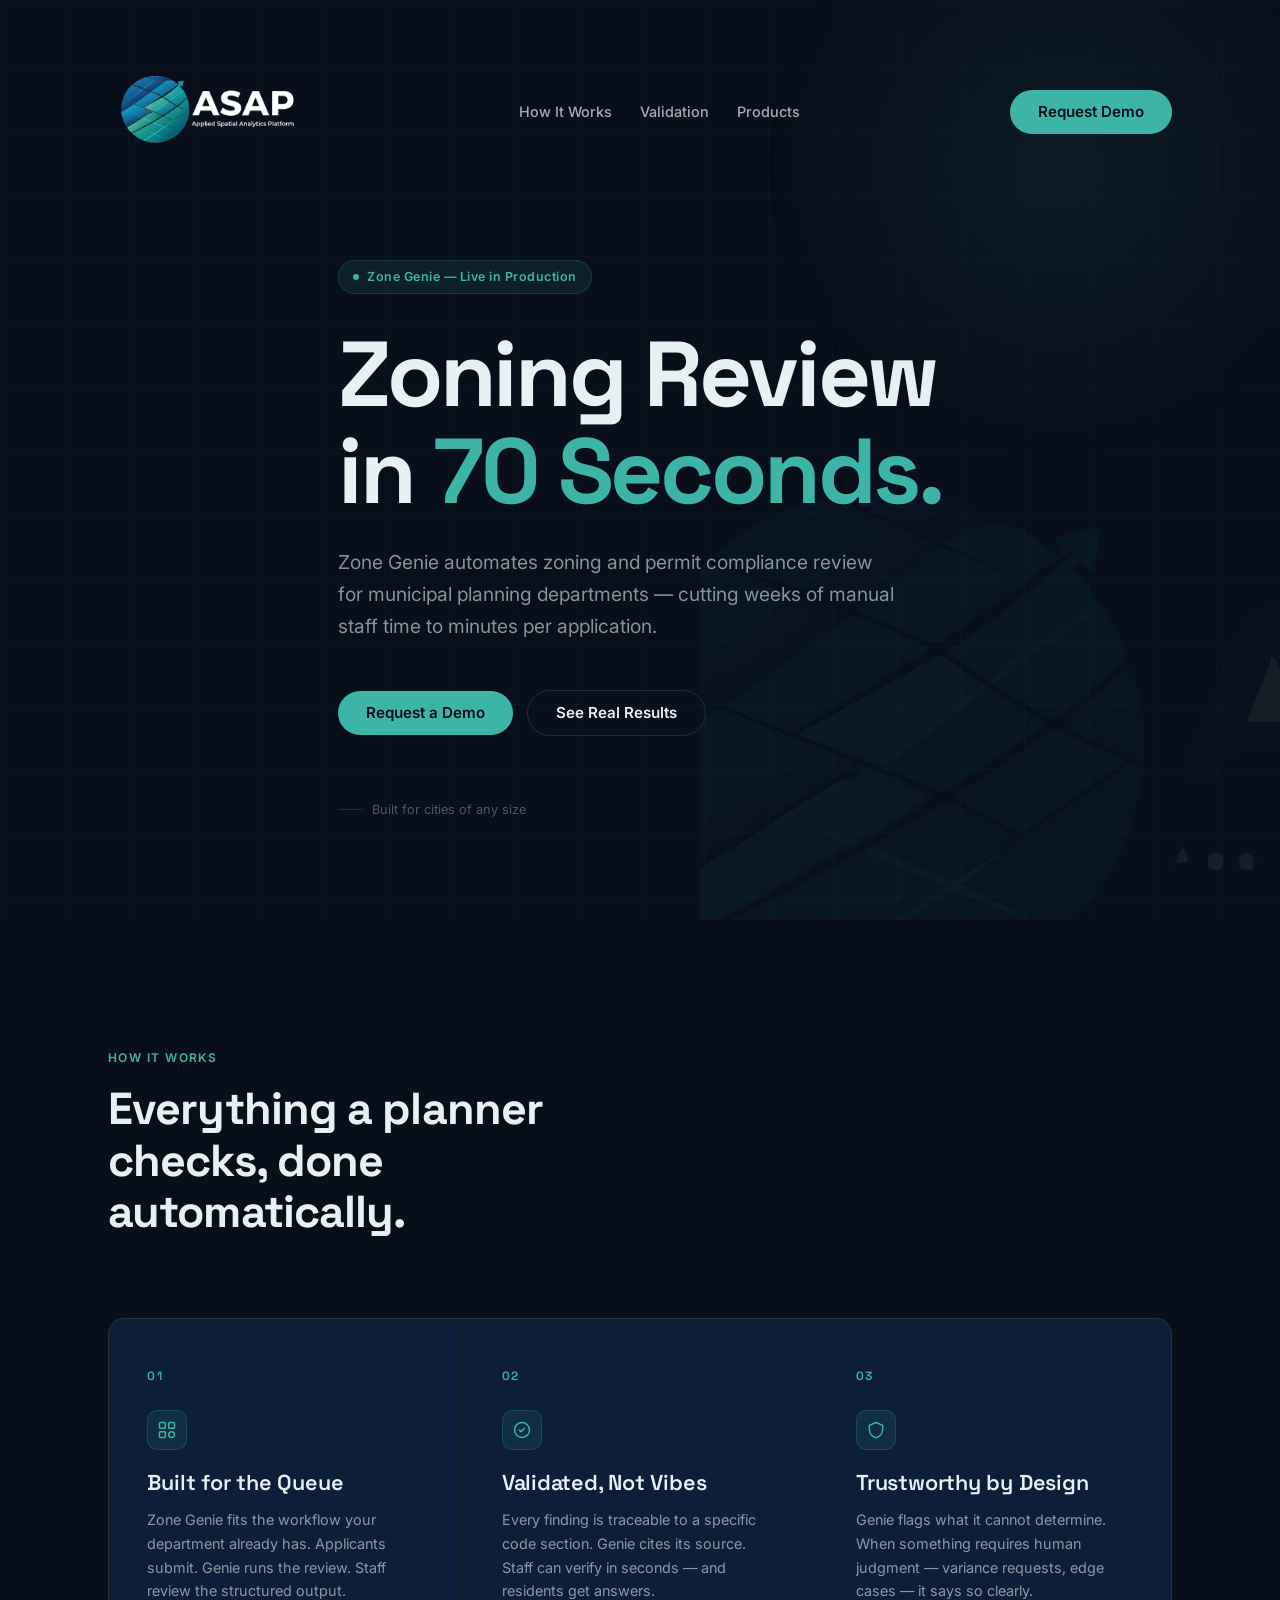
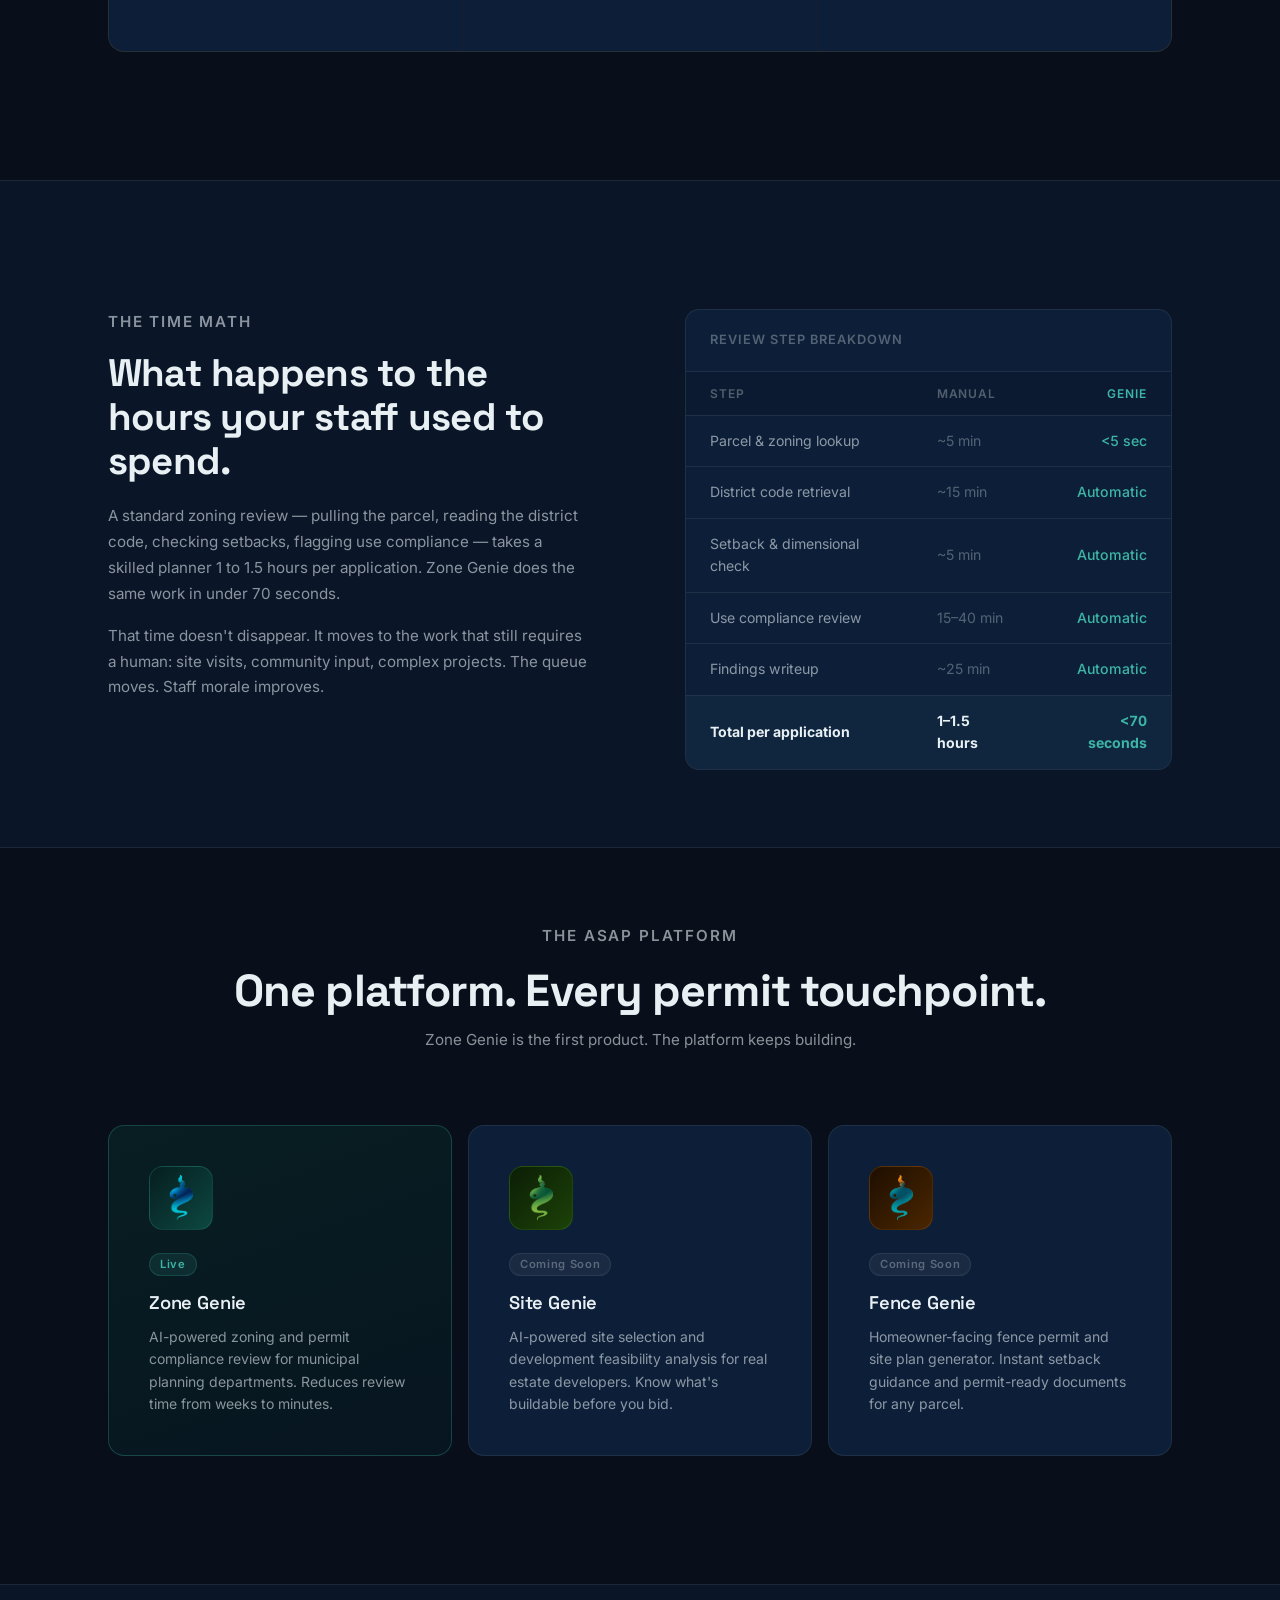
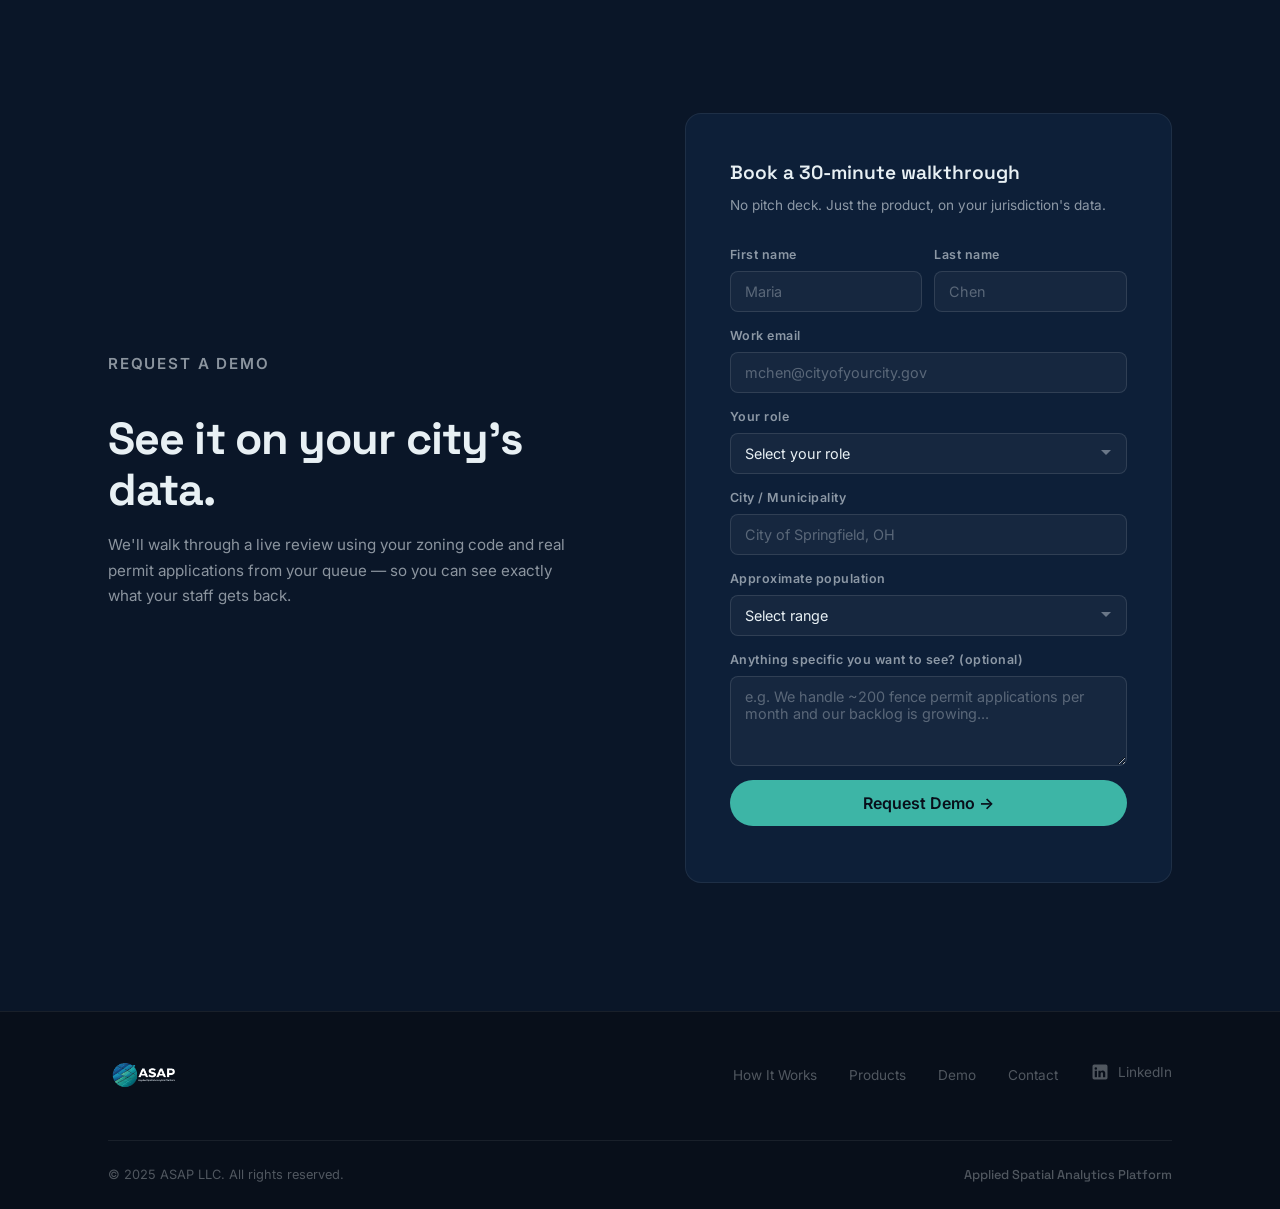
<file: index.html>
<!DOCTYPE html>
<html lang="en">
<head>
  <meta charset="UTF-8">
  <meta name="viewport" content="width=device-width, initial-scale=1.0">
  <title>ASAP | Zone Genie — Zoning Review in 70 Seconds</title>
  <meta name="description" content="Zone Genie by ASAP automates zoning and permit review for municipal planning departments. AI-powered compliance checks in minutes, not weeks.">
  <link rel="canonical" href="https://asapgenie.com/">
  <meta property="og:type" content="website">
  <meta property="og:url" content="https://asapgenie.com/">
  <meta property="og:title" content="ASAP | Zone Genie — Zoning Review in 70 Seconds">
  <meta property="og:description" content="Zone Genie automates zoning and permit review so municipalities can process applications in minutes, not weeks.">
  <meta property="og:image" content="https://asapgenie.com/og-image.png">
  <meta property="og:site_name" content="ASAP — Applied Spatial Analytics Platform">
  <meta name="twitter:card" content="summary_large_image">
  <meta name="twitter:title" content="ASAP | Zone Genie — Zoning Review in 70 Seconds">
  <meta name="twitter:description" content="AI-powered zoning and permit review for municipalities.">
  <meta name="twitter:image" content="https://asapgenie.com/og-image.png">
  <link rel="icon" type="image/svg+xml" href="favicon.svg">
  <link rel="icon" type="image/png" sizes="32x32" href="favicon-32.png">
  <link rel="apple-touch-icon" sizes="180x180" href="apple-touch-icon.png">

  <link rel="preconnect" href="https://fonts.googleapis.com">
  <link rel="preconnect" href="https://fonts.gstatic.com" crossorigin>
  <link href="https://fonts.googleapis.com/css2?family=Space+Grotesk:wght@500;600;700&family=Inter:wght@400;500;600&display=swap" rel="stylesheet">

  <style>
    /* ─── Reset ─────────────────────────────────────────────────── */
    *, *::before, *::after { box-sizing: border-box; margin: 0; padding: 0; }
    html { scroll-behavior: smooth; -webkit-text-size-adjust: 100%; }

    /* ─── Tokens ─────────────────────────────────────────────────── */
    :root {
      --bg-base:     #080f1a;
      --bg-surface:  #0a1628;
      --bg-elevated: #0f2b4a;
      --bg-card:     #0d1f38;

      --text-primary:   #e8f0f4;
      --text-secondary: rgba(232,240,244,0.58);
      --text-tertiary:  rgba(232,240,244,0.32);

      --accent:       #3db5a6;
      --accent-dim:   #2a8a7e;
      --accent-glow:  rgba(61,181,166,0.10);
      --accent-border: rgba(61,181,166,0.20);

      /* Product brand colors */
      --color-zg:        #3db5a6;
      --color-zg-border: rgba(61,181,166,0.28);
      --color-zg-bg:     rgba(61,181,166,0.06);
      --color-sg:        #5ec42a;
      --color-sg-border: rgba(94,196,42,0.28);
      --color-sg-bg:     rgba(94,196,42,0.06);
      --color-fg:        #d4831c;
      --color-fg-border: rgba(212,131,28,0.28);
      --color-fg-bg:     rgba(212,131,28,0.06);

      --border:       rgba(255,255,255,0.07);
      --border-light: rgba(255,255,255,0.11);

      --font-display: 'Space Grotesk', sans-serif;
      --font-body:    'Inter', sans-serif;

      --ease-out: cubic-bezier(0.23, 1, 0.32, 1);
      --ease-in-out: cubic-bezier(0.77, 0, 0.175, 1);

      --section-pad: clamp(80px, 10vw, 140px);
      --container:   1160px;
      --gutter:      clamp(20px, 5vw, 48px);
    }

    /* ─── Base ───────────────────────────────────────────────────── */
    body {
      background: var(--bg-base);
      color: var(--text-primary);
      font-family: var(--font-body);
      font-size: 1rem;
      line-height: 1.6;
      overflow-x: hidden;
    }

    ::selection { background: var(--accent); color: #080f1a; }

    a { color: inherit; text-decoration: none; }

    img { display: block; max-width: 100%; }

    .container {
      max-width: var(--container);
      margin: 0 auto;
      padding: 0 var(--gutter);
    }

    /* ─── Nav ────────────────────────────────────────────────────── */
    .nav {
      position: fixed;
      top: 0; left: 0; right: 0;
      z-index: 100;
      padding: 12px 0;
      transition: background-color 280ms var(--ease-out),
                  box-shadow 280ms var(--ease-out),
                  padding 280ms var(--ease-out);
    }

    .nav.scrolled {
      background: rgba(8,15,26,0.92);
      backdrop-filter: blur(20px);
      -webkit-backdrop-filter: blur(20px);
      box-shadow: 0 1px 0 var(--border);
      padding: 8px 0;
    }


    .nav__inner {
      display: flex;
      align-items: center;
      justify-content: space-between;
      gap: 36px;
    }

    .nav__logo {
      display: flex;
      align-items: center;
      gap: 10px;
      flex-shrink: 0;
    }

    .nav__logo img {
      height: 200px;
      width: auto;
      display: block;
      transition: height 320ms var(--ease-out);
    }

    .nav.scrolled .nav__logo img {
      height: 72px;
    }

    .nav__links {
      display: flex;
      align-items: center;
      gap: 28px;
      list-style: none;
      flex-shrink: 0;
    }

    .nav__links a {
      font-size: 0.9rem;
      font-weight: 500;
      color: rgba(232,240,244,0.70);
      transition: color 200ms var(--ease-out);
    }

    @media (hover: hover) and (pointer: fine) {
      .nav__links a:hover { color: var(--text-primary); }
    }

    .nav__cta {
      display: flex;
      align-items: center;
      gap: 12px;
      flex-shrink: 0;
    }

    .nav__hamburger {
      display: none;
      background: none;
      border: none;
      cursor: pointer;
      padding: 4px;
      color: var(--text-primary);
    }

    /* ─── Buttons ────────────────────────────────────────────────── */
    .btn {
      display: inline-flex;
      align-items: center;
      justify-content: center;
      gap: 8px;
      font-family: var(--font-body);
      font-size: 0.9rem;
      font-weight: 600;
      line-height: 1;
      border-radius: 50px;
      border: none;
      cursor: pointer;
      white-space: nowrap;
      transition: transform 160ms var(--ease-out),
                  box-shadow 160ms var(--ease-out),
                  background-color 160ms var(--ease-out);
    }

    .btn:active { transform: scale(0.97); }

    .btn--ghost {
      padding: 10px 20px;
      background: rgba(255,255,255,0.06);
      color: var(--text-primary);
      border: 1px solid var(--border-light);
    }

    @media (hover: hover) and (pointer: fine) {
      .btn--ghost:hover {
        background: rgba(255,255,255,0.10);
        border-color: rgba(255,255,255,0.18);
      }
    }

    .btn--primary {
      padding: 14px 28px;
      background: var(--accent);
      color: #080f1a;
      font-size: 0.95rem;
    }

    @media (hover: hover) and (pointer: fine) {
      .btn--primary:hover {
        background: #4ec9b9;
        box-shadow: 0 8px 32px rgba(61,181,166,0.28);
        transform: translateY(-1px);
      }
    }

    .btn--primary:active { transform: scale(0.97); }

    .btn--outline {
      padding: 14px 28px;
      background: transparent;
      color: var(--text-primary);
      border: 1px solid var(--border-light);
      font-size: 0.95rem;
    }

    @media (hover: hover) and (pointer: fine) {
      .btn--outline:hover {
        border-color: var(--accent-border);
        color: var(--accent);
        transform: translateY(-1px);
      }
    }

    .btn--outline:active { transform: scale(0.97); }

    /* ─── Mobile Menu ────────────────────────────────────────────── */
    .mobile-menu {
      display: none;
      position: fixed;
      top: 0; left: 0; right: 0; bottom: 0;
      z-index: 99;
      background: var(--bg-base);
      padding: 100px var(--gutter) 40px;
      flex-direction: column;
      gap: 8px;
      opacity: 0;
      transform: translateY(-8px);
      transition: opacity 200ms var(--ease-out),
                  transform 200ms var(--ease-out);
    }

    .mobile-menu.open {
      display: flex;
      opacity: 1;
      transform: translateY(0);
    }

    .mobile-menu a {
      font-size: 1.4rem;
      font-family: var(--font-display);
      font-weight: 600;
      color: var(--text-secondary);
      padding: 12px 0;
      border-bottom: 1px solid var(--border);
      transition: color 150ms var(--ease-out);
    }

    .mobile-menu a:hover { color: var(--text-primary); }

    .mobile-menu .btn--primary { margin-top: 24px; width: fit-content; }

    /* ─── Fade-up animation (scroll-triggered, below fold) ─────── */
    .fade-up {
      opacity: 0;
      transform: translateY(12px);
      transition: opacity 400ms var(--ease-out),
                  transform 400ms var(--ease-out);
    }

    .fade-up.visible {
      opacity: 1;
      transform: translateY(0);
    }

    /* ─── Hero entrance (fires on load, no observer needed) ─────── */
    @keyframes heroFadeUp {
      from { opacity: 0; transform: translateY(14px); }
      to   { opacity: 1; transform: translateY(0); }
    }

    @media (prefers-reduced-motion: no-preference) {
      .hero-enter {
        animation: heroFadeUp 500ms var(--ease-out) both;
      }
    }
    @media (prefers-reduced-motion: reduce) {
      .hero-enter { opacity: 1; transform: none; }
    }

    /* ─── Section label ──────────────────────────────────────────── */
    .eyebrow {
      font-family: var(--font-body);
      font-size: 0.75rem;
      font-weight: 600;
      letter-spacing: 0.12em;
      text-transform: uppercase;
      color: var(--accent);
      margin-bottom: 16px;
    }

    /* ═══════════════════════════════════════════════════════════════
       HERO
    ═══════════════════════════════════════════════════════════════ */
    .hero {
      position: relative;
      min-height: 100svh;
      display: flex;
      align-items: center;
      padding: 260px 0 100px;
      overflow: hidden;
    }

    /* Ambient grid texture */
    .hero::before {
      content: '';
      position: absolute;
      inset: 0;
      background-image:
        linear-gradient(rgba(61,181,166,0.03) 1px, transparent 1px),
        linear-gradient(90deg, rgba(61,181,166,0.03) 1px, transparent 1px);
      background-size: 64px 64px;
      pointer-events: none;
    }

    /* Ambient radial glow */
    .hero::after {
      content: '';
      position: absolute;
      top: -20%;
      right: -10%;
      width: 700px;
      height: 700px;
      background: radial-gradient(ellipse at center, rgba(61,181,166,0.07) 0%, transparent 60%);
      pointer-events: none;
    }

    .hero__globe {
      position: absolute;
      right: -60px;
      bottom: -40px;
      width: clamp(380px, 50vw, 680px);
      height: auto;
      opacity: 0.055;
      pointer-events: none;
      user-select: none;
    }

    .hero__content {
      position: relative;
      max-width: 780px;
    }

    .hero__badge {
      display: inline-flex;
      align-items: center;
      gap: 8px;
      padding: 6px 14px;
      border-radius: 50px;
      border: 1px solid var(--accent-border);
      background: var(--accent-glow);
      font-size: 0.78rem;
      font-weight: 600;
      color: var(--accent);
      letter-spacing: 0.04em;
      margin-bottom: 32px;
    }

    .hero__badge-dot {
      width: 6px;
      height: 6px;
      border-radius: 50%;
      background: var(--accent);
      animation: pulse-dot 2.4s ease-in-out infinite;
    }

    @keyframes pulse-dot {
      0%, 100% { opacity: 1; transform: scale(1); }
      50% { opacity: 0.5; transform: scale(0.75); }
    }

    .hero h1 {
      font-family: var(--font-display);
      font-size: clamp(3.0rem, 7.2vw, 6.2rem);
      font-weight: 700;
      line-height: 1.05;
      letter-spacing: -0.035em;
      color: var(--text-primary);
      margin-bottom: 28px;
    }

    .hero h1 em {
      font-style: normal;
      color: var(--accent);
    }

    .hero__sub {
      font-size: clamp(1rem, 2vw, 1.2rem);
      color: var(--text-secondary);
      line-height: 1.65;
      max-width: 560px;
      margin-bottom: 48px;
    }

    .hero__actions {
      display: flex;
      align-items: center;
      flex-wrap: wrap;
      gap: 14px;
    }

    .hero__trust {
      margin-top: 64px;
      display: flex;
      align-items: center;
      gap: 10px;
      font-size: 0.8rem;
      color: var(--text-tertiary);
    }

    .hero__trust-line {
      width: 24px;
      height: 1px;
      background: var(--border-light);
    }

    /* ═══════════════════════════════════════════════════════════════
       STATS
    ═══════════════════════════════════════════════════════════════ */
    .stats {
      padding: 0;
      border-top: 1px solid var(--border);
      border-bottom: 1px solid var(--border);
      background: var(--bg-surface);
    }

    .stats__grid {
      display: grid;
      grid-template-columns: repeat(3, 1fr);
    }

    .stats__item {
      padding: clamp(40px, 6vw, 72px) clamp(24px, 4vw, 56px);
      border-right: 1px solid var(--border);
    }

    .stats__item:last-child { border-right: none; }

    .stats__number {
      font-family: var(--font-display);
      font-size: clamp(2.6rem, 5vw, 4.2rem);
      font-weight: 700;
      letter-spacing: -0.03em;
      line-height: 1;
      color: var(--text-primary);
      font-variant-numeric: tabular-nums;
      margin-bottom: 10px;
    }

    .stats__number span {
      color: var(--accent);
    }

    .stats__label {
      font-size: 0.85rem;
      color: var(--text-secondary);
      line-height: 1.4;
      max-width: 180px;
    }

    /* ═══════════════════════════════════════════════════════════════
       PILLARS
    ═══════════════════════════════════════════════════════════════ */
    .pillars {
      padding: var(--section-pad) 0;
    }

    .pillars__header {
      margin-bottom: clamp(48px, 7vw, 80px);
    }

    .pillars__header h2 {
      font-family: var(--font-display);
      font-size: clamp(1.8rem, 3.5vw, 2.8rem);
      font-weight: 700;
      letter-spacing: -0.02em;
      line-height: 1.15;
      max-width: 560px;
    }

    .pillars__grid {
      display: grid;
      grid-template-columns: repeat(3, 1fr);
      gap: 1px;
      background: var(--border);
      border: 1px solid var(--border);
      border-radius: 16px;
      overflow: hidden;
    }

    .pillar {
      background: var(--bg-card);
      padding: clamp(32px, 4vw, 48px) clamp(24px, 3vw, 40px);
      transition: background-color 200ms var(--ease-out);
    }

    @media (hover: hover) and (pointer: fine) {
      .pillar:hover { background: #10253e; }
    }

    .pillar__num {
      font-family: var(--font-display);
      font-size: 0.75rem;
      font-weight: 600;
      letter-spacing: 0.10em;
      color: var(--accent);
      margin-bottom: 24px;
    }

    .pillar__icon {
      width: 40px;
      height: 40px;
      border-radius: 10px;
      background: var(--accent-glow);
      border: 1px solid var(--accent-border);
      display: flex;
      align-items: center;
      justify-content: center;
      margin-bottom: 20px;
    }

    .pillar__icon svg {
      width: 20px;
      height: 20px;
      stroke: var(--accent);
      fill: none;
      stroke-width: 1.75;
      stroke-linecap: round;
      stroke-linejoin: round;
    }

    .pillar h3 {
      font-family: var(--font-display);
      font-size: clamp(1.1rem, 1.8vw, 1.35rem);
      font-weight: 600;
      letter-spacing: -0.01em;
      margin-bottom: 12px;
      line-height: 1.2;
    }

    .pillar p {
      font-size: 0.9rem;
      color: var(--text-secondary);
      line-height: 1.65;
    }

    /* ═══════════════════════════════════════════════════════════════
       VALIDATION
    ═══════════════════════════════════════════════════════════════ */
    .validation {
      padding: var(--section-pad) 0 clamp(48px, 6vw, 80px);
      background: var(--bg-surface);
      border-top: 1px solid var(--border);
      border-bottom: 1px solid var(--border);
    }

    .validation__inner {
      display: grid;
      grid-template-columns: 1fr 1fr;
      gap: clamp(48px, 7vw, 96px);
      align-items: start;
    }

    .validation__prose h2 {
      font-family: var(--font-display);
      font-size: clamp(1.7rem, 3vw, 2.5rem);
      font-weight: 700;
      letter-spacing: -0.02em;
      line-height: 1.15;
      margin-bottom: 20px;
    }

    .validation__prose p {
      font-size: 0.95rem;
      color: var(--text-secondary);
      line-height: 1.7;
      margin-bottom: 16px;
      max-width: 480px;
    }

    .validation__cite {
      margin-top: 32px;
      display: flex;
      align-items: center;
      gap: 12px;
      padding: 16px 20px;
      border-radius: 10px;
      background: var(--accent-glow);
      border: 1px solid var(--accent-border);
    }

    .validation__cite-bar {
      width: 3px;
      height: 40px;
      background: var(--accent);
      border-radius: 2px;
      flex-shrink: 0;
    }

    .validation__cite p {
      font-size: 0.85rem;
      color: var(--text-secondary);
      margin: 0;
      max-width: none;
    }

    .validation__cite strong {
      color: var(--text-primary);
      font-weight: 600;
    }

    /* Time math table */
    .time-math {
      background: var(--bg-card);
      border: 1px solid var(--border);
      border-radius: 14px;
      overflow: hidden;
    }

    .time-math__header {
      padding: 20px 24px;
      border-bottom: 1px solid var(--border);
      font-size: 0.8rem;
      font-weight: 600;
      letter-spacing: 0.08em;
      text-transform: uppercase;
      color: var(--text-tertiary);
    }

    .time-table {
      width: 100%;
      border-collapse: collapse;
    }

    .time-table th {
      padding: 12px 24px;
      text-align: left;
      font-size: 0.75rem;
      font-weight: 600;
      letter-spacing: 0.08em;
      text-transform: uppercase;
      color: var(--text-tertiary);
      border-bottom: 1px solid var(--border);
      background: rgba(0,0,0,0.15);
    }

    .time-table th:last-child { text-align: right; }

    .time-table td {
      padding: 14px 24px;
      font-size: 0.88rem;
      color: var(--text-secondary);
      border-bottom: 1px solid var(--border);
      vertical-align: middle;
    }

    .time-table tr:last-child td { border-bottom: none; }

    .time-table td:last-child {
      text-align: right;
      font-variant-numeric: tabular-nums;
      font-weight: 500;
    }

    .time-table .auto {
      color: var(--accent);
      font-weight: 600;
    }

    .time-table .manual {
      color: var(--text-tertiary);
    }

    .time-table .total-row td {
      font-weight: 600;
      color: var(--text-primary);
      background: rgba(61,181,166,0.05);
      border-top: 1px solid var(--accent-border);
    }

    .time-table .total-row td:last-child {
      color: var(--accent);
    }

    /* ═══════════════════════════════════════════════════════════════
       SUITE
    ═══════════════════════════════════════════════════════════════ */
    .suite {
      padding: clamp(48px, 6vw, 80px) 0 var(--section-pad);
    }

    .suite__header {
      text-align: center;
      margin-bottom: clamp(48px, 7vw, 72px);
    }

    .suite__header h2 {
      font-family: var(--font-display);
      font-size: clamp(1.8rem, 3.5vw, 2.8rem);
      font-weight: 700;
      letter-spacing: -0.02em;
      line-height: 1.15;
      margin-bottom: 12px;
    }

    .suite__header p {
      font-size: 0.95rem;
      color: var(--text-secondary);
    }

    .suite__grid {
      display: grid;
      grid-template-columns: repeat(3, 1fr);
      gap: 16px;
    }

    .suite-card {
      display: block;
      border: 1px solid var(--border);
      border-radius: 16px;
      padding: clamp(28px, 3.5vw, 40px);
      background: var(--bg-card);
      color: inherit;
      text-decoration: none;
      transition: border-color 200ms var(--ease-out),
                  transform 200ms var(--ease-out);
    }

    .suite-card--active {
      border-color: var(--color-zg-border);
      background: linear-gradient(160deg, #081e22 0%, #071520 100%);
    }

    .suite-card--pipeline {
      opacity: 0.55;
    }

    @media (hover: hover) and (pointer: fine) {
      .suite-card--zg:hover {
        border-color: var(--color-zg-border);
        transform: translateY(-3px);
      }

      .suite-card--sg:hover {
        border-color: var(--color-sg-border);
        transform: translateY(-3px);
      }

      .suite-card--fg:hover {
        border-color: var(--color-fg-border);
        transform: translateY(-3px);
      }

      .suite-card--pipeline:hover {
        opacity: 0.75;
      }
    }

    .suite-card:active { transform: scale(0.98); }

    .suite-card__mark {
      width: 64px;
      height: 64px;
      border-radius: 14px;
      display: flex;
      align-items: center;
      justify-content: center;
      margin-bottom: 20px;
      flex-shrink: 0;
      overflow: hidden;
    }

    .suite-card__mark img {
      width: 76%;
      height: 76%;
      object-fit: contain;
      display: block;
    }

    .suite-card__mark--zg {
      background: linear-gradient(135deg, #061e20, #0d4840);
      color: var(--color-zg);
      border: 1px solid rgba(61,181,166,0.20);
    }

    .suite-card__mark--sg {
      background: linear-gradient(135deg, #0c1e06, #1c4208);
      color: var(--color-sg);
      border: 1px solid rgba(94,196,42,0.20);
    }

    .suite-card__mark--fg {
      background: linear-gradient(135deg, #1e0e00, #4a2600);
      color: var(--color-fg);
      border: 1px solid rgba(212,131,28,0.20);
    }

    .suite-card__status {
      display: inline-block;
      padding: 2px 10px;
      border-radius: 50px;
      font-size: 0.7rem;
      font-weight: 600;
      letter-spacing: 0.06em;
      margin-bottom: 12px;
    }

    .suite-card__status--live {
      background: rgba(61,181,166,0.12);
      color: var(--accent);
      border: 1px solid var(--accent-border);
    }

    .suite-card__status--pipeline {
      background: rgba(255,255,255,0.05);
      color: var(--text-tertiary);
      border: 1px solid var(--border);
    }

    .suite-card h3 {
      font-family: var(--font-display);
      font-size: 1.15rem;
      font-weight: 600;
      letter-spacing: -0.01em;
      margin-bottom: 8px;
    }

    .suite-card p {
      font-size: 0.875rem;
      color: var(--text-secondary);
      line-height: 1.6;
    }

    /* ═══════════════════════════════════════════════════════════════
       CTA / FORM
    ═══════════════════════════════════════════════════════════════ */
    .cta-section {
      padding: var(--section-pad) 0;
      border-top: 1px solid var(--border);
      background: var(--bg-surface);
    }

    .cta-section__inner {
      display: grid;
      grid-template-columns: 1fr 1fr;
      gap: clamp(48px, 7vw, 96px);
      align-items: center;
    }

    .cta-section__left h2 {
      font-family: var(--font-display);
      font-size: clamp(1.8rem, 3.5vw, 2.8rem);
      font-weight: 700;
      letter-spacing: -0.02em;
      line-height: 1.15;
      margin-bottom: 16px;
    }

    .cta-section__left > p {
      font-size: 0.95rem;
      color: var(--text-secondary);
      line-height: 1.7;
      margin-bottom: 36px;
      max-width: 460px;
    }


    /* Form */
    .demo-form {
      background: var(--bg-card);
      border: 1px solid var(--border);
      border-radius: 16px;
      padding: clamp(28px, 4vw, 44px);
    }

    .demo-form h3 {
      font-family: var(--font-display);
      font-size: 1.2rem;
      font-weight: 600;
      margin-bottom: 6px;
    }

    .demo-form__sub {
      font-size: 0.85rem;
      color: var(--text-secondary);
      margin-bottom: 28px;
    }

    .form-row {
      display: grid;
      grid-template-columns: 1fr 1fr;
      gap: 12px;
    }

    .form-group {
      display: flex;
      flex-direction: column;
      gap: 6px;
      margin-bottom: 14px;
    }

    .form-group.full { grid-column: 1 / -1; }

    label {
      font-size: 0.78rem;
      font-weight: 600;
      letter-spacing: 0.04em;
      color: var(--text-secondary);
    }

    input, select, textarea {
      font-family: var(--font-body);
      font-size: 0.9rem;
      color: var(--text-primary);
      background: rgba(255,255,255,0.04);
      border: 1px solid var(--border-light);
      border-radius: 8px;
      padding: 11px 14px;
      outline: none;
      width: 100%;
      transition: border-color 150ms var(--ease-out),
                  background-color 150ms var(--ease-out);
      -webkit-appearance: none;
    }

    input::placeholder, textarea::placeholder {
      color: var(--text-tertiary);
    }

    input:focus, select:focus, textarea:focus {
      border-color: var(--accent);
      background: rgba(61,181,166,0.04);
    }

    select {
      background-image: url("data:image/svg+xml,%3Csvg xmlns='http://www.w3.org/2000/svg' width='12' height='12' viewBox='0 0 12 12'%3E%3Cpath fill='rgba(232,240,244,0.4)' d='M6 8L1 3h10z'/%3E%3C/svg%3E");
      background-repeat: no-repeat;
      background-position: right 14px center;
      padding-right: 36px;
      cursor: pointer;
    }

    select option {
      background: #0d1f38;
      color: var(--text-primary);
    }

    textarea { resize: vertical; min-height: 90px; }

    .form-submit {
      margin-top: 4px;
    }

    .form-submit .btn--primary {
      width: 100%;
      padding: 15px;
      font-size: 1rem;
    }

    .form-note {
      margin-top: 12px;
      font-size: 0.75rem;
      color: var(--text-tertiary);
      text-align: center;
    }

    .form-status {
      display: none;
      text-align: center;
      padding: 20px;
      border-radius: 10px;
      font-size: 0.9rem;
    }

    .form-status.success {
      display: block;
      background: rgba(61,181,166,0.08);
      border: 1px solid var(--accent-border);
      color: var(--accent);
    }

    .form-status.error {
      display: block;
      background: rgba(220,60,60,0.08);
      border: 1px solid rgba(220,60,60,0.2);
      color: #f87171;
    }

    /* ═══════════════════════════════════════════════════════════════
       FOOTER
    ═══════════════════════════════════════════════════════════════ */
    .footer {
      padding: 28px 0 24px;
      border-top: 1px solid var(--border);
    }

    .footer__inner {
      display: flex;
      align-items: center;
      justify-content: space-between;
      gap: 32px;
      flex-wrap: wrap;
      margin-bottom: 28px;
    }

    .footer__brand {
      display: flex;
      align-items: center;
      gap: 10px;
    }

    .footer__brand img {
      height: 28px;
      width: auto;
    }

    .footer__links {
      display: flex;
      gap: 32px;
      list-style: none;
    }

    .footer__links a {
      font-size: 0.85rem;
      color: var(--text-tertiary);
      transition: color 150ms var(--ease-out);
    }

    .footer__social {
      display: inline-flex;
      align-items: center;
      gap: 8px;
    }

    .footer__social svg { display: block; }
      transition: color 150ms var(--ease-out);
    }

    @media (hover: hover) and (pointer: fine) {
      .footer__links a:hover { color: var(--text-secondary); }
    }

    .footer__bottom {
      padding-top: 24px;
      border-top: 1px solid var(--border);
      display: flex;
      align-items: center;
      justify-content: space-between;
      flex-wrap: wrap;
      gap: 12px;
    }

    .footer__copy {
      font-size: 0.8rem;
      color: var(--text-tertiary);
    }

    .footer__tagline {
      font-size: 0.8rem;
      color: var(--text-tertiary);
      font-family: var(--font-display);
      font-weight: 500;
    }

    /* ─── Reduced motion ─────────────────────────────────────────── */
    @media (prefers-reduced-motion: reduce) {
      .fade-up {
        opacity: 1;
        transform: none;
        transition: none;
      }

      .hero__badge-dot { animation: none; }

      .btn, .suite-card, .pillar, .nav, input, select, textarea {
        transition: none;
      }
    }

    /* ─── Responsive ─────────────────────────────────────────────── */
    @media (max-width: 900px) {
      .nav__links { display: none; }
      .nav__cta .btn--ghost { display: none; }
      .nav__hamburger { display: flex; }

      .stats__grid { grid-template-columns: 1fr; }
      .stats__item {
        border-right: none;
        border-bottom: 1px solid var(--border);
        padding: 36px var(--gutter);
      }
      .stats__item:last-child { border-bottom: none; }

      .pillars__grid { grid-template-columns: 1fr; gap: 1px; }

      .validation__inner { grid-template-columns: 1fr; gap: 40px; }

      .suite__grid { grid-template-columns: 1fr; }

      .cta-section__inner { grid-template-columns: 1fr; }

      .form-row { grid-template-columns: 1fr; }
    }

    @media (max-width: 600px) {
      .hero h1 { font-size: clamp(2.4rem, 11vw, 3.4rem); }
      .hero__actions { flex-direction: column; align-items: flex-start; }
      .hero__actions .btn { width: 100%; justify-content: center; }

      .footer__inner { flex-direction: column; gap: 24px; }
      .footer__links { flex-direction: column; gap: 12px; }
      .footer__bottom { flex-direction: column; align-items: flex-start; }
    }

    /* ─── Contact Modal ──────────────────────────────────────── */
    .contact-modal {
      position: fixed;
      inset: 0;
      z-index: 200;
      display: flex;
      align-items: center;
      justify-content: center;
      padding: 20px;
      background: rgba(8,15,26,0.82);
      backdrop-filter: blur(10px);
      -webkit-backdrop-filter: blur(10px);
      opacity: 0;
      pointer-events: none;
      transition: opacity 220ms var(--ease-out);
    }

    .contact-modal.open {
      opacity: 1;
      pointer-events: all;
    }

    .contact-modal__card {
      background: var(--bg-card);
      border: 1px solid var(--border-light);
      border-radius: 16px;
      padding: 40px;
      width: 100%;
      max-width: 480px;
      position: relative;
      transform: translateY(16px);
      transition: transform 240ms var(--ease-out);
    }

    .contact-modal.open .contact-modal__card {
      transform: translateY(0);
    }

    .contact-modal__close {
      position: absolute;
      top: 14px;
      right: 14px;
      background: none;
      border: none;
      cursor: pointer;
      color: var(--text-tertiary);
      padding: 6px;
      line-height: 1;
      transition: color 150ms var(--ease-out);
    }

    @media (hover: hover) and (pointer: fine) {
      .contact-modal__close:hover { color: var(--text-primary); }
    }

    .contact-modal__title {
      font-family: var(--font-display);
      font-size: 1.5rem;
      font-weight: 700;
      margin-bottom: 6px;
    }

    .contact-modal__sub {
      color: var(--text-secondary);
      font-size: 0.9rem;
      margin-bottom: 28px;
    }

    .contact-modal__status {
      margin-top: 14px;
      font-size: 0.875rem;
      min-height: 20px;
    }

    .contact-modal__status.error { color: #f87171; }

    .contact-modal__thanks {
      display: none;
      flex-direction: column;
      align-items: center;
      text-align: center;
      padding: 16px 0 8px;
      opacity: 0;
      transition: opacity 300ms var(--ease-out);
    }

    .contact-modal__thanks.visible { opacity: 1; }

    .contact-modal__check {
      width: 56px;
      height: 56px;
      border-radius: 50%;
      background: var(--accent-glow);
      border: 1px solid var(--accent-border);
      display: flex;
      align-items: center;
      justify-content: center;
      margin-bottom: 20px;
      color: var(--accent);
    }

    .contact-modal__thanks h3 {
      font-family: var(--font-display);
      font-size: 1.4rem;
      font-weight: 700;
      margin-bottom: 8px;
    }

    .contact-modal__thanks p {
      color: var(--text-secondary);
      font-size: 0.9rem;
      margin-bottom: 28px;
      max-width: 300px;
    }
  </style>
</head>
<body>

  <!-- ═══ NAV ═══════════════════════════════════════════════════════ -->
  <nav class="nav" id="nav" role="navigation" aria-label="Main navigation">
    <div class="container">
      <div class="nav__inner">
        <a class="nav__logo" href="index.html" aria-label="ASAP — Applied Spatial Analytics Platform (home)">
          <img src="asap-logo-official-white-wordmark.png" alt="ASAP">
        </a>

        <ul class="nav__links">
          <li><a href="#pillars">How It Works</a></li>
          <li><a href="#validation">Validation</a></li>
          <li><a href="#suite">Products</a></li>
        </ul>

        <div class="nav__cta">
          <a class="btn btn--primary" href="#demo">Request Demo</a>
        </div>

        <button class="nav__hamburger" id="hamburger" aria-label="Open menu" aria-expanded="false" aria-controls="mobile-menu">
          <svg width="22" height="22" viewBox="0 0 22 22" fill="none" stroke="currentColor" stroke-width="1.75" stroke-linecap="round">
            <line x1="3" y1="7" x2="19" y2="7"/>
            <line x1="3" y1="15" x2="19" y2="15"/>
          </svg>
        </button>
      </div>
    </div>
  </nav>

  <!-- Mobile Menu -->
  <div class="mobile-menu" id="mobile-menu" role="dialog" aria-modal="true" aria-label="Navigation menu">
    <a href="#pillars" class="mobile-menu__link">How It Works</a>
    <a href="#validation" class="mobile-menu__link">Validation</a>
    <a href="#suite" class="mobile-menu__link">Products</a>
    <a class="btn btn--primary" href="#demo">Request Demo</a>
  </div>

  <main>

    <!-- ═══ HERO ════════════════════════════════════════════════════ -->
    <section class="hero" aria-label="Hero">
      <img class="hero__globe" src="asap-globe.svg" alt="" aria-hidden="true">

      <div class="container">
        <div class="hero__content">
          <div class="hero__badge hero-enter" style="animation-delay: 0ms;">
            <span class="hero__badge-dot" aria-hidden="true"></span>
            Zone Genie — Live in Production
          </div>

          <h1 class="hero-enter" style="animation-delay: 80ms;">
            Zoning Review<br>in <em>70 Seconds.</em>
          </h1>

          <p class="hero__sub hero-enter" style="animation-delay: 160ms;">
            Zone Genie automates zoning and permit compliance review for municipal planning departments — cutting weeks of manual staff time to minutes per application.
          </p>

          <div class="hero__actions hero-enter" style="animation-delay: 240ms;">
            <a class="btn btn--primary" href="#demo">Request a Demo</a>
            <a class="btn btn--outline" href="#validation">See Real Results</a>
          </div>

          <div class="hero__trust hero-enter" style="animation-delay: 320ms;">
            <span class="hero__trust-line" aria-hidden="true"></span>
            Built for cities of any size
          </div>
        </div>
      </div>
    </section>

    <!-- ═══ PILLARS ══════════════════════════════════════════════════ -->
    <section class="pillars" id="pillars" aria-label="How it works">
      <div class="container">
        <div class="pillars__header fade-up">
          <p class="eyebrow">How It Works</p>
          <h2>Everything a planner checks, done automatically.</h2>
        </div>

        <div class="pillars__grid fade-up" style="transition-delay:60ms;">

          <div class="pillar">
            <div class="pillar__num">01</div>
            <div class="pillar__icon" aria-hidden="true">
              <svg viewBox="0 0 24 24">
                <rect x="3" y="3" width="7" height="7" rx="1"/>
                <rect x="14" y="3" width="7" height="7" rx="1"/>
                <rect x="3" y="14" width="7" height="7" rx="1"/>
                <circle cx="17.5" cy="17.5" r="3.5"/>
              </svg>
            </div>
            <h3>Built for the Queue</h3>
            <p>Zone Genie fits the workflow your department already has. Applicants submit. Genie runs the review. Staff review the structured output.</p>
          </div>

          <div class="pillar">
            <div class="pillar__num">02</div>
            <div class="pillar__icon" aria-hidden="true">
              <svg viewBox="0 0 24 24">
                <path d="M9 12l2 2 4-4"/>
                <path d="M12 3a9 9 0 100 18A9 9 0 0012 3z"/>
              </svg>
            </div>
            <h3>Validated, Not Vibes</h3>
            <p>Every finding is traceable to a specific code section. Genie cites its source. Staff can verify in seconds — and residents get answers.</p>
          </div>

          <div class="pillar">
            <div class="pillar__num">03</div>
            <div class="pillar__icon" aria-hidden="true">
              <svg viewBox="0 0 24 24">
                <path d="M12 3l8 3.5v5c0 4.5-3.4 8.7-8 10-4.6-1.3-8-5.5-8-10v-5L12 3z"/>
              </svg>
            </div>
            <h3>Trustworthy by Design</h3>
            <p>Genie flags what it cannot determine. When something requires human judgment — variance requests, edge cases — it says so clearly.</p>
          </div>

        </div>
      </div>
    </section>

    <!-- ═══ VALIDATION ════════════════════════════════════════════════ -->
    <section class="validation" id="validation" aria-label="Real results">
      <div class="container">
        <div class="validation__inner">

          <div class="validation__prose fade-up">
            <p class="eyebrow">The Time Math</p>
            <h2>What happens to the hours your staff used to spend.</h2>
            <p>
              A standard zoning review — pulling the parcel, reading the district code, checking setbacks, flagging use compliance — takes a skilled planner 1 to 1.5 hours per application. Zone Genie does the same work in under 70 seconds.
            </p>
            <p>
              That time doesn't disappear. It moves to the work that still requires a human: site visits, community input, complex projects. The queue moves. Staff morale improves.
            </p>
          </div>

          <div class="fade-up" style="transition-delay:80ms;">
            <div class="time-math">
              <div class="time-math__header">Review Step Breakdown</div>
              <table class="time-table" aria-label="Time comparison per review step">
                <thead>
                  <tr>
                    <th scope="col">Step</th>
                    <th scope="col">Manual</th>
                    <th scope="col" style="color: var(--accent);">Genie</th>
                  </tr>
                </thead>
                <tbody>
                  <tr>
                    <td>Parcel &amp; zoning lookup</td>
                    <td class="manual">~5 min</td>
                    <td class="auto">&lt;5 sec</td>
                  </tr>
                  <tr>
                    <td>District code retrieval</td>
                    <td class="manual">~15 min</td>
                    <td class="auto">Automatic</td>
                  </tr>
                  <tr>
                    <td>Setback &amp; dimensional check</td>
                    <td class="manual">~5 min</td>
                    <td class="auto">Automatic</td>
                  </tr>
                  <tr>
                    <td>Use compliance review</td>
                    <td class="manual">15–40 min</td>
                    <td class="auto">Automatic</td>
                  </tr>
                  <tr>
                    <td>Findings writeup</td>
                    <td class="manual">~25 min</td>
                    <td class="auto">Automatic</td>
                  </tr>
                  <tr class="total-row">
                    <td><strong>Total per application</strong></td>
                    <td><strong>1–1.5 hours</strong></td>
                    <td><strong>&lt;70 seconds</strong></td>
                  </tr>
                </tbody>
              </table>
            </div>
          </div>

        </div>
      </div>
    </section>

    <!-- ═══ SUITE ════════════════════════════════════════════════════ -->
    <section class="suite" id="suite" aria-label="Product suite">
      <div class="container">
        <div class="suite__header fade-up">
          <p class="eyebrow">The ASAP Platform</p>
          <h2>One platform. Every permit touchpoint.</h2>
          <p>Zone Genie is the first product. The platform keeps building.</p>
        </div>

        <div class="suite__grid">
          <div class="suite-card suite-card--active suite-card--zg fade-up">
              <div class="suite-card__mark suite-card__mark--zg" aria-label="Zone Genie logo mark"><img src="zone-genie-lamp.png" alt=""></div>
            <div class="suite-card__status suite-card__status--live">Live</div>
            <h3>Zone Genie</h3>
            <p>AI-powered zoning and permit compliance review for municipal planning departments. Reduces review time from weeks to minutes.</p>
          </div>

          <div class="suite-card suite-card--pipeline suite-card--sg fade-up" style="transition-delay:80ms;">
            <div class="suite-card__mark suite-card__mark--sg" aria-label="Site Genie logo mark"><img src="site-genie-lamp.png" alt=""></div>
            <div class="suite-card__status suite-card__status--pipeline">Coming Soon</div>
            <h3>Site Genie</h3>
            <p>AI-powered site selection and development feasibility analysis for real estate developers. Know what's buildable before you bid.</p>
          </div>

          <div class="suite-card suite-card--pipeline suite-card--fg fade-up" style="transition-delay:160ms;">
            <div class="suite-card__mark suite-card__mark--fg" aria-label="Fence Genie logo mark"><img src="fence-genie-lamp.png" alt=""></div>
            <div class="suite-card__status suite-card__status--pipeline">Coming Soon</div>
            <h3>Fence Genie</h3>
            <p>Homeowner-facing fence permit and site plan generator. Instant setback guidance and permit-ready documents for any parcel.</p>
          </a>
        </div>
      </div>
    </section>

    <!-- ═══ CTA / FORM ════════════════════════════════════════════════ -->
    <section class="cta-section" id="demo" aria-label="Request a demo">
      <div class="container">
        <div class="cta-section__inner">

          <div class="cta-section__left fade-up">
            <p class="eyebrow">Request a Demo</p>
            <h2>See it on your city's data.</h2>
            <p>
              We'll walk through a live review using your zoning code and real permit applications from your queue — so you can see exactly what your staff gets back.
            </p>

          </div>

          <div class="fade-up" style="transition-delay:80ms;">
            <div class="demo-form">
              <h3>Book a 30-minute walkthrough</h3>
              <p class="demo-form__sub">No pitch deck. Just the product, on your jurisdiction's data.</p>

              <!--
                  Demo request submissions are routed to: andie@asapgenie.com
                  Backend: Formspree. To change recipient, log in at formspree.io,
                  open this form's settings, and update the email address.
                  The Formspree form ID below currently points to the original
                  recipient — swap it for a new form ID created under andie@.
              -->
              <form id="demo-form" action="https://formspree.io/f/mvzvqpww" method="POST" novalidate>
                <input type="hidden" name="_subject" value="ASAP — Zone Genie Demo Request">
                <input type="hidden" name="_to" value="andie@asapgenie.com">
                <div class="form-row">
                  <div class="form-group">
                    <label for="first-name">First name</label>
                    <input type="text" id="first-name" name="firstName" placeholder="Maria" required autocomplete="given-name">
                  </div>
                  <div class="form-group">
                    <label for="last-name">Last name</label>
                    <input type="text" id="last-name" name="lastName" placeholder="Chen" required autocomplete="family-name">
                  </div>
                </div>

                <div class="form-group full">
                  <label for="email">Work email</label>
                  <input type="email" id="email" name="email" placeholder="mchen@cityofyourcity.gov" required autocomplete="email">
                </div>

                <div class="form-group full">
                  <label for="title">Your role</label>
                  <select id="title" name="title" required>
                    <option value="" disabled selected>Select your role</option>
                    <option>Zoning Administrator</option>
                    <option>Planning Director</option>
                    <option>Building Official</option>
                    <option>City Manager / Administrator</option>
                    <option>GIS / Data Staff</option>
                    <option>IT Director</option>
                    <option>Other</option>
                  </select>
                </div>

                <div class="form-group full">
                  <label for="city">City / Municipality</label>
                  <input type="text" id="city" name="city" placeholder="City of Springfield, OH" required autocomplete="organization">
                </div>

                <div class="form-group full">
                  <label for="population">Approximate population</label>
                  <select id="population" name="population">
                    <option value="" disabled selected>Select range</option>
                    <option>Under 25,000</option>
                    <option>25,000 – 75,000</option>
                    <option>75,000 – 150,000</option>
                    <option>150,000 – 300,000</option>
                    <option>Over 300,000</option>
                  </select>
                </div>

                <div class="form-group full">
                  <label for="message">Anything specific you want to see? (optional)</label>
                  <textarea id="message" name="message" placeholder="e.g. We handle ~200 fence permit applications per month and our backlog is growing..."></textarea>
                </div>

                <div class="form-submit">
                  <button type="submit" class="btn btn--primary">Request Demo →</button>
                </div>
                <p class="form-note">
</p>
              </form>

              <div class="form-status" id="form-status" role="status" aria-live="polite"></div>
            </div>
          </div>

        </div>
      </div>
    </section>

  </main>

  <!-- ═══ FOOTER ═══════════════════════════════════════════════════ -->
  <footer class="footer" aria-label="Site footer">
    <div class="container">
      <div class="footer__inner">
        <a class="footer__brand" href="/" aria-label="ASAP home">
          <img src="asap-logo-official-white-wordmark.png" alt="ASAP" style="height:72px;width:auto;">
          <!-- legacy mark below kept for reference; hidden
          <svg width="28" height="28" viewBox="0 0 36 36" fill="none" aria-hidden="true" style="display:none">
            <circle cx="18" cy="18" r="16" stroke="#3db5a6" stroke-width="1.5"/>
            <ellipse cx="18" cy="18" rx="8" ry="16" stroke="#3db5a6" stroke-width="1.5"/>
            <line x1="2" y1="18" x2="34" y2="18" stroke="#3db5a6" stroke-width="1.5"/>
            <line x1="4.5" y1="10.5" x2="31.5" y2="10.5" stroke="#3db5a6" stroke-width="1.5"/>
            <line x1="4.5" y1="25.5" x2="31.5" y2="25.5" stroke="#3db5a6" stroke-width="1.5"/>
          </svg>
          <span style="display:none;">ASAP</span>
          -->
        </a>

        <ul class="footer__links">
          <li><a href="#pillars">How It Works</a></li>
          <li><a href="#suite">Products</a></li>
          <li><a href="#demo">Demo</a></li>
          <li><a href="#" id="contact-link">Contact</a></li>
          <li>
            <!-- TODO: replace # with the real LinkedIn company URL, e.g. https://www.linkedin.com/company/asapgenie/ -->
            <a href="https://www.linkedin.com/company/asapgenie/" target="_blank" rel="noopener" aria-label="ASAP on LinkedIn" class="footer__social">
              <svg width="20" height="20" viewBox="0 0 24 24" fill="currentColor" aria-hidden="true">
                <path d="M19 3A2 2 0 0 1 21 5v14a2 2 0 0 1-2 2H5a2 2 0 0 1-2-2V5a2 2 0 0 1 2-2h14zM8.34 18.34v-7.86H5.67v7.86h2.67zM7 9.34a1.55 1.55 0 1 0 0-3.1 1.55 1.55 0 0 0 0 3.1zm11.34 9V14a3.13 3.13 0 0 0-3.13-3.66 2.7 2.7 0 0 0-2.46 1.35v-1.16H10.1c.04.75 0 7.86 0 7.86h2.67v-4.39a1.83 1.83 0 0 1 .09-.65 1.46 1.46 0 0 1 1.37-.98c.97 0 1.36.74 1.36 1.83v4.19h2.67z"/>
              </svg>
              <span class="footer__social-label">LinkedIn</span>
            </a>
          </li>
        </ul>
      </div>

      <div class="footer__bottom">
        <p class="footer__copy">© 2025 ASAP LLC. All rights reserved.</p>
        <p class="footer__tagline">Applied Spatial Analytics Platform</p>
      </div>
    </div>
  </footer>

  <!-- ═══ CONTACT MODAL ══════════════════════════════════════════ -->
  <div class="contact-modal" id="contact-modal" role="dialog" aria-modal="true" aria-labelledby="contact-modal-title">
    <div class="contact-modal__card">
      <button class="contact-modal__close" id="contact-modal-close" aria-label="Close">
        <svg width="18" height="18" viewBox="0 0 18 18" fill="none" stroke="currentColor" stroke-width="2" stroke-linecap="round">
          <line x1="3" y1="3" x2="15" y2="15"/><line x1="15" y1="3" x2="3" y2="15"/>
        </svg>
      </button>
      <h2 class="contact-modal__title" id="contact-modal-title">Get in touch</h2>
      <p class="contact-modal__sub">Questions, partnerships, or just want to learn more — we read every message.</p>
      <form id="contact-form" action="https://us-central1-zone-genie.cloudfunctions.net/contactEmail" method="POST" novalidate>
        <div class="form-row">
          <div class="form-group">
            <label for="contact-first">First name</label>
            <input type="text" id="contact-first" name="firstName" placeholder="Maria" required autocomplete="given-name">
          </div>
          <div class="form-group">
            <label for="contact-last">Last name</label>
            <input type="text" id="contact-last" name="lastName" placeholder="Chen" required autocomplete="family-name">
          </div>
        </div>
        <div class="form-group full">
          <label for="contact-email">Email</label>
          <input type="email" id="contact-email" name="email" placeholder="you@example.com" required autocomplete="email">
        </div>
        <div class="form-group full">
          <label for="contact-message">Message</label>
          <textarea id="contact-message" name="message" placeholder="What's on your mind?" required></textarea>
        </div>
        <div class="form-submit">
          <button type="submit" class="btn btn--primary" style="width:100%;">Send Message →</button>
        </div>
        <div class="contact-modal__status" id="contact-status" role="status" aria-live="polite"></div>
      </form>

      <div class="contact-modal__thanks" id="contact-thanks">
        <div class="contact-modal__check">
          <svg width="24" height="24" viewBox="0 0 24 24" fill="none" stroke="currentColor" stroke-width="2.5" stroke-linecap="round" stroke-linejoin="round" aria-hidden="true">
            <polyline points="20 6 9 17 4 12"/>
          </svg>
        </div>
        <h3>Thank you!</h3>
        <p>We'll get back to you ASAP.</p>
        <button class="btn btn--primary" id="contact-thanks-close">Done</button>
      </div>
    </div>
  </div>

  <!-- ═══ SCRIPTS ══════════════════════════════════════════════════ -->
  <script>
    // Nav scroll state
    const nav = document.getElementById('nav');
    const onScroll = () => {
      nav.classList.toggle('scrolled', window.scrollY > 24);
    };
    window.addEventListener('scroll', onScroll, { passive: true });
    onScroll();

    // Mobile menu
    const hamburger = document.getElementById('hamburger');
    const mobileMenu = document.getElementById('mobile-menu');
    let menuOpen = false;

    hamburger.addEventListener('click', () => {
      menuOpen = !menuOpen;
      hamburger.setAttribute('aria-expanded', menuOpen);
      if (menuOpen) {
        mobileMenu.style.display = 'flex';
        // Force reflow then animate in
        requestAnimationFrame(() => {
          requestAnimationFrame(() => {
            mobileMenu.classList.add('open');
          });
        });
        document.body.style.overflow = 'hidden';
      } else {
        mobileMenu.classList.remove('open');
        document.body.style.overflow = '';
        setTimeout(() => {
          mobileMenu.style.display = 'none';
        }, 220);
      }
    });

    // Close mobile menu on link click
    mobileMenu.querySelectorAll('a').forEach(link => {
      link.addEventListener('click', () => {
        menuOpen = false;
        hamburger.setAttribute('aria-expanded', 'false');
        mobileMenu.classList.remove('open');
        document.body.style.overflow = '';
        setTimeout(() => { mobileMenu.style.display = 'none'; }, 220);
      });
    });

    // Fade-up IntersectionObserver
    const prefersReduced = window.matchMedia('(prefers-reduced-motion: reduce)').matches;
    if (!prefersReduced) {
      const io = new IntersectionObserver(entries => {
        entries.forEach(e => {
          if (e.isIntersecting) {
            e.target.classList.add('visible');
            io.unobserve(e.target);
          }
        });
      }, { threshold: 0.08 });

      document.querySelectorAll('.fade-up').forEach(el => io.observe(el));
    } else {
      document.querySelectorAll('.fade-up').forEach(el => el.classList.add('visible'));
    }

    // Demo form — async Formspree submit
    const demoForm = document.getElementById('demo-form');
    const formStatus = document.getElementById('form-status');
    const submitBtn = demoForm ? demoForm.querySelector('[type="submit"]') : null;

    if (demoForm) {
      demoForm.addEventListener('submit', async e => {
        e.preventDefault();

        const data = new FormData(demoForm);
        submitBtn.disabled = true;
        submitBtn.textContent = 'Sending…';

        try {
          const res = await fetch(demoForm.action, {
            method: 'POST',
            body: data,
            headers: { 'Accept': 'application/json' }
          });

          if (res.ok) {
            demoForm.style.display = 'none';
            formStatus.className = 'form-status success';
            formStatus.textContent = "✓ Request received. We'll be in touch within one business day.";
          } else {
            throw new Error('Server error');
          }
        } catch {
          formStatus.className = 'form-status error';
          formStatus.textContent = 'Something went wrong. Please try again or use the Contact link below.';
          submitBtn.disabled = false;
          submitBtn.textContent = 'Request Demo →';
        }
      });
    }

    // Contact modal
    const contactModal = document.getElementById('contact-modal');
    const contactLink  = document.getElementById('contact-link');
    const contactClose = document.getElementById('contact-modal-close');
    const contactForm  = document.getElementById('contact-form');
    const contactStatus = document.getElementById('contact-status');
    const contactSubmit = contactForm ? contactForm.querySelector('[type="submit"]') : null;

    function openContactModal(e) {
      e && e.preventDefault();
      contactModal.classList.add('open');
      document.body.style.overflow = 'hidden';
      contactClose.focus();
    }

    function closeContactModal() {
      contactModal.classList.remove('open');
      document.body.style.overflow = '';
    }

    contactLink && contactLink.addEventListener('click', openContactModal);
    contactClose && contactClose.addEventListener('click', closeContactModal);

    contactModal && contactModal.addEventListener('click', e => {
      if (e.target === contactModal) closeContactModal();
    });

    document.addEventListener('keydown', e => {
      if (e.key === 'Escape' && contactModal.classList.contains('open')) closeContactModal();
    });

    if (contactForm) {
      contactForm.addEventListener('submit', async e => {
        e.preventDefault();
        contactSubmit.disabled = true;
        contactSubmit.textContent = 'Sending…';

        try {
          const fd = new FormData(contactForm);
          const body = Object.fromEntries(fd.entries());
          const res = await fetch(contactForm.action, {
            method: 'POST',
            body: JSON.stringify(body),
            headers: { 'Content-Type': 'application/json' }
          });

          if (res.ok) {
            const thanks = document.getElementById('contact-thanks');
            contactForm.style.display = 'none';
            thanks.style.display = 'flex';
            requestAnimationFrame(() => thanks.classList.add('visible'));
            document.getElementById('contact-thanks-close').onclick = closeContactModal;
          } else {
            throw new Error();
          }
        } catch {
          contactStatus.className = 'contact-modal__status error';
          contactStatus.textContent = 'Something went wrong. Please try again.';
          contactSubmit.disabled = false;
          contactSubmit.textContent = 'Send Message →';
        }
      });
    }
  </script>
</body>
</html>
</file>
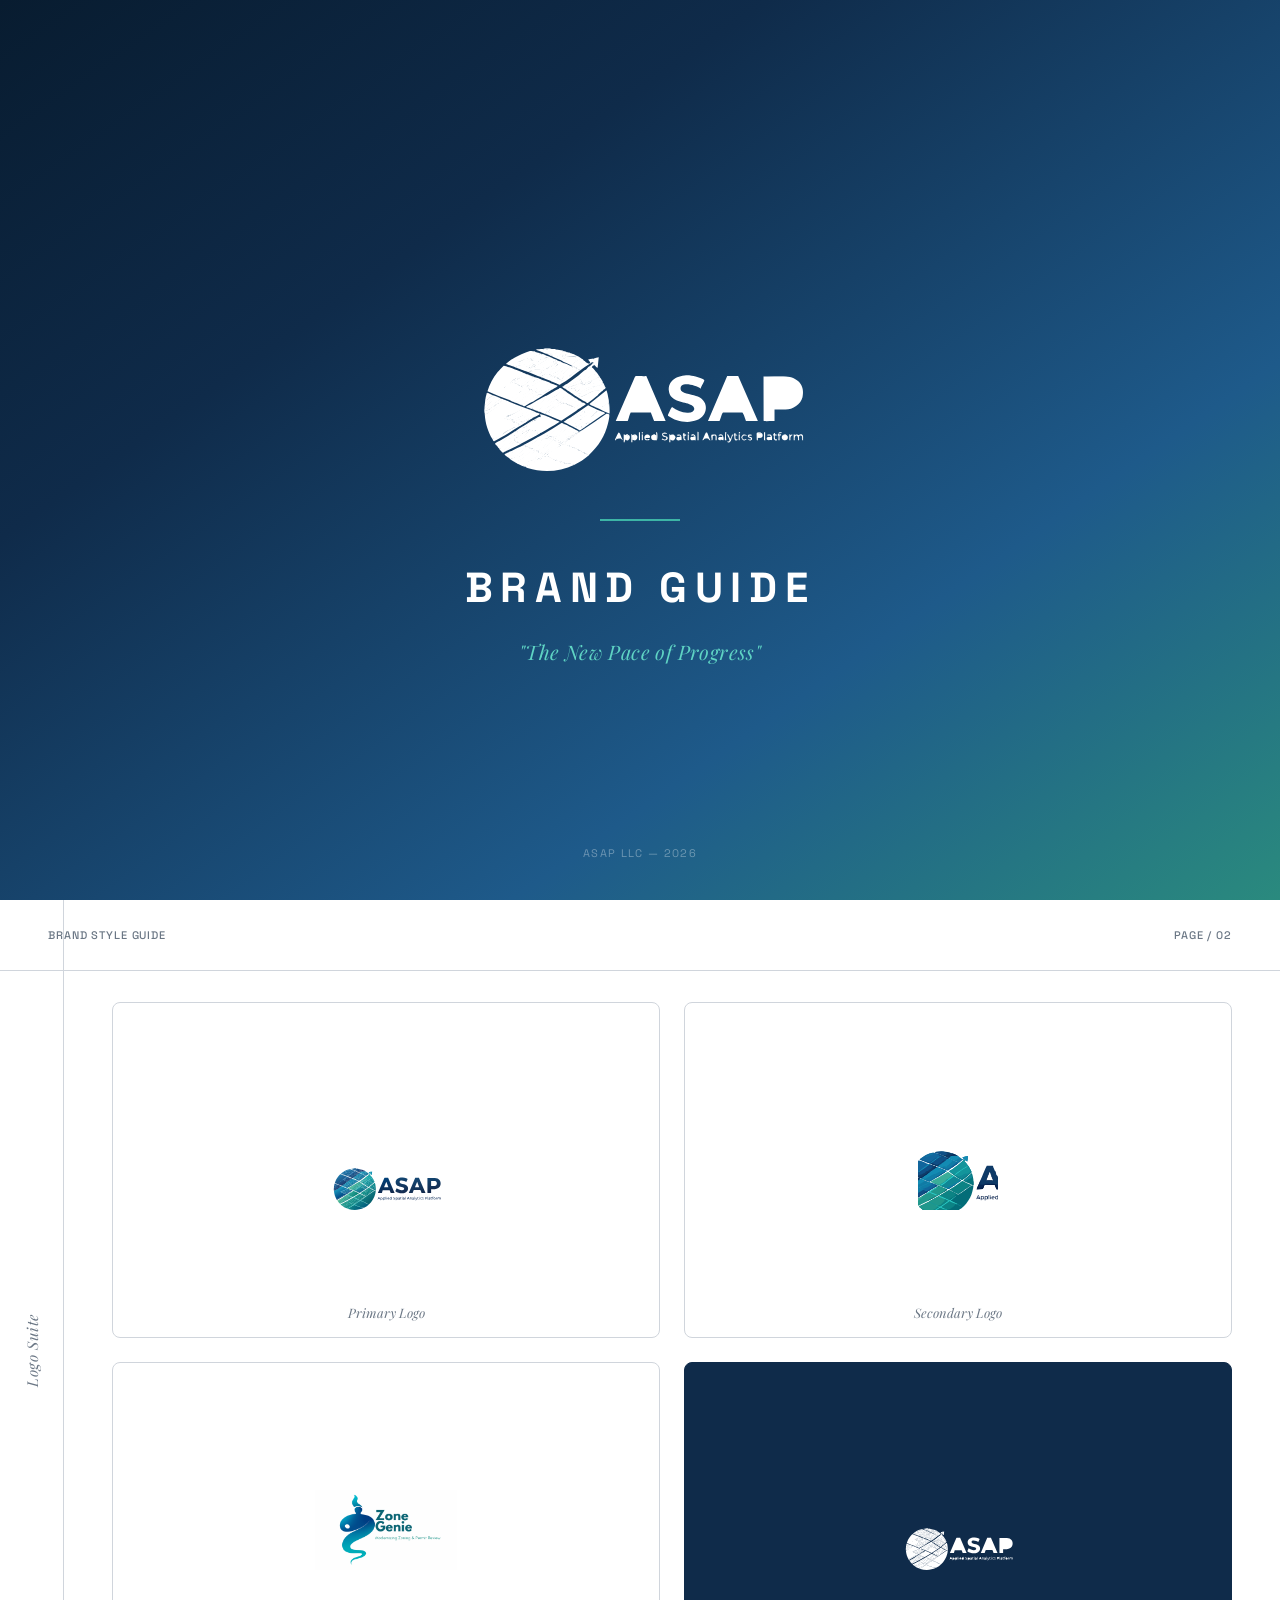
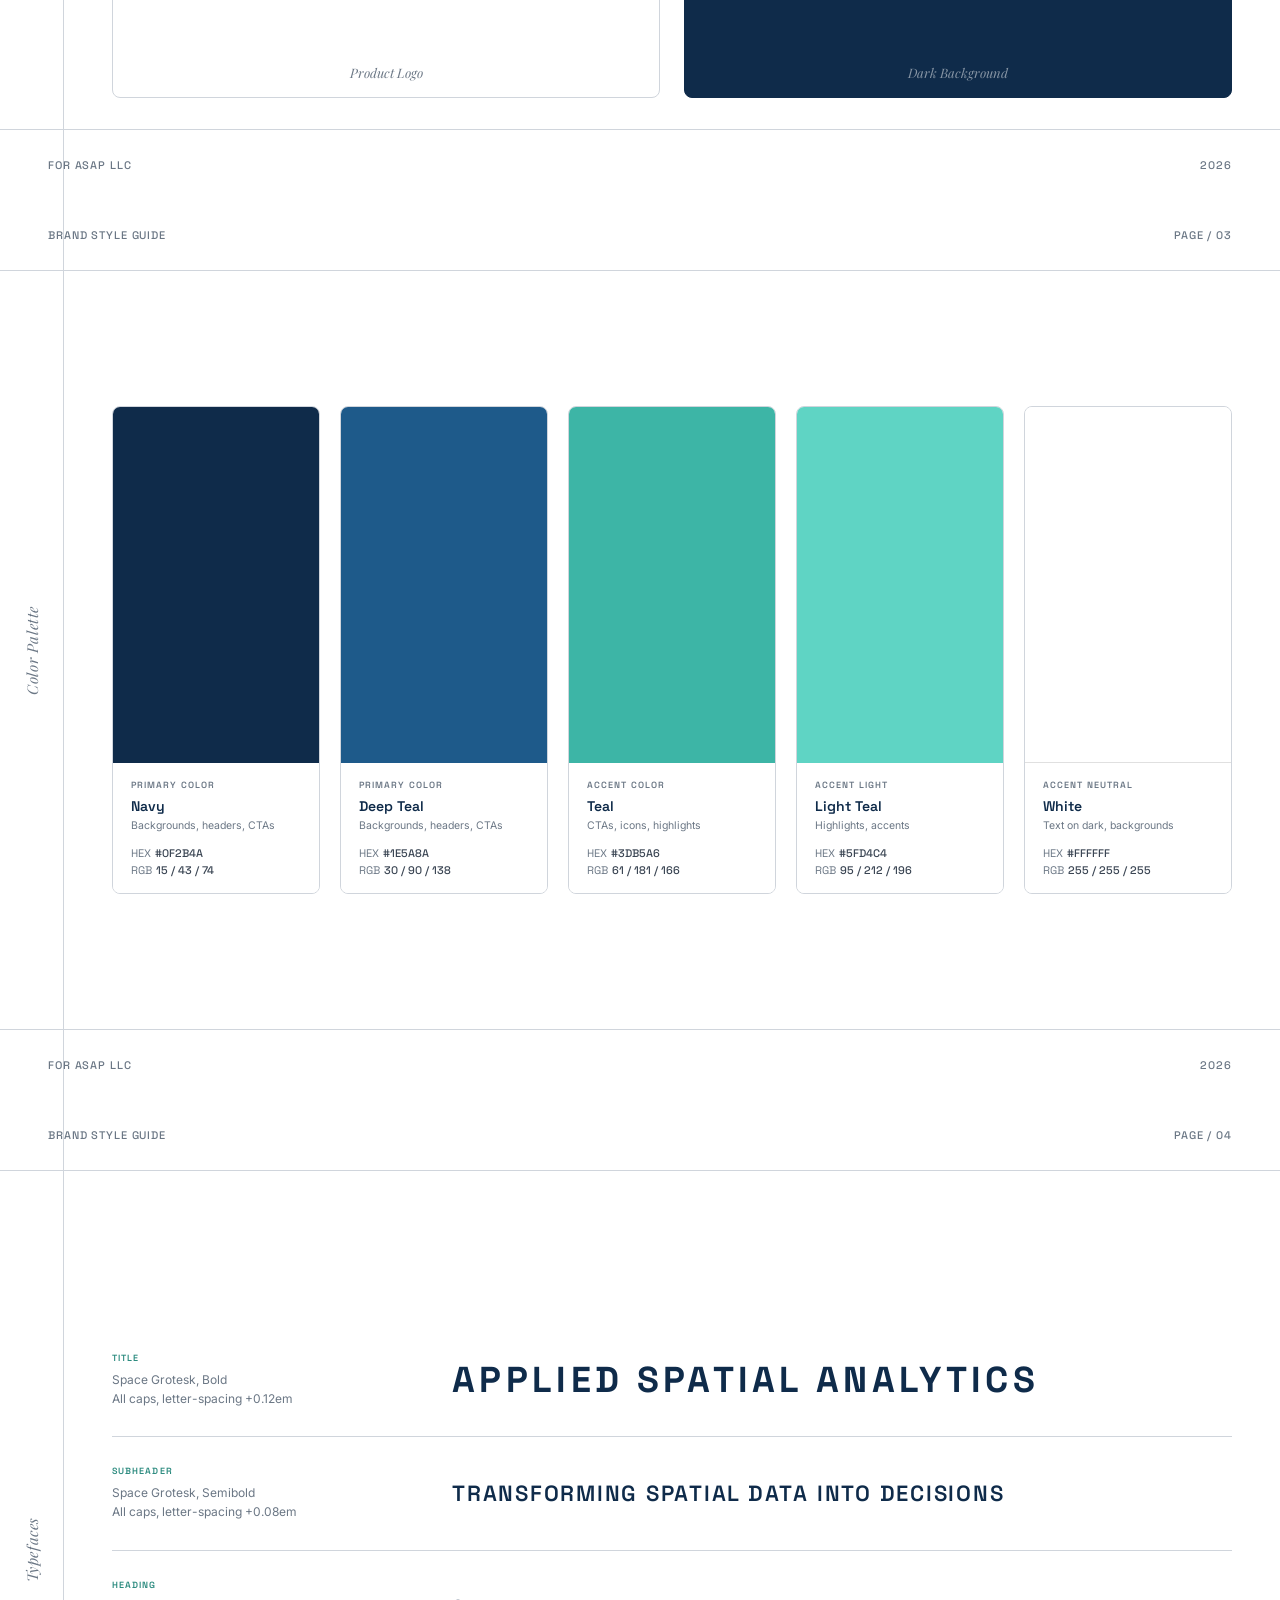
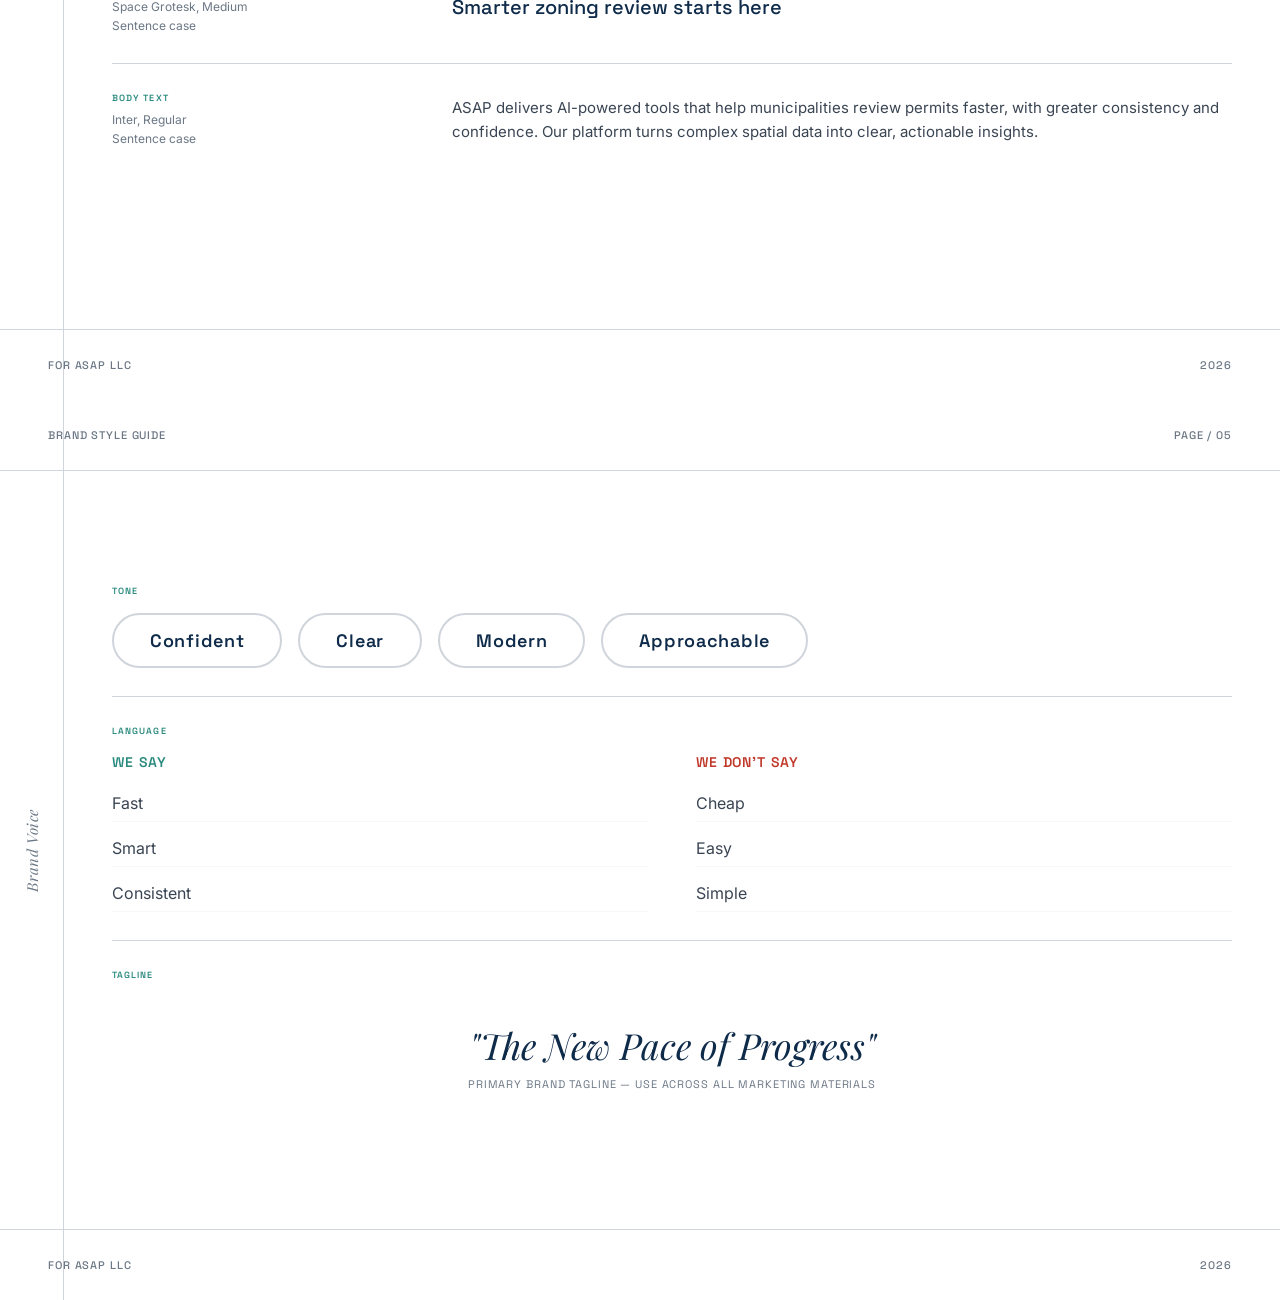
<file: brand-guide.html>
<!DOCTYPE html>
<html lang="en">
<head>
  <meta charset="UTF-8">
  <meta name="viewport" content="width=device-width, initial-scale=1.0">
  <title>ASAP Brand Style Guide</title>
  <link rel="preconnect" href="https://fonts.googleapis.com">
  <link rel="preconnect" href="https://fonts.gstatic.com" crossorigin>
  <link href="https://fonts.googleapis.com/css2?family=Inter:wght@400;500;600&family=Playfair+Display:ital@1&family=Space+Grotesk:wght@400;500;600;700&display=swap" rel="stylesheet">
  <style>
    *, *::before, *::after {
      margin: 0;
      padding: 0;
      box-sizing: border-box;
    }

    :root {
      --navy: #0f2b4a;
      --deep-teal: #1e5a8a;
      --teal: #3db5a6;
      --teal-dark: #2a8a7e;
      --light-teal: #5fd4c4;
      --white: #ffffff;
      --gray-100: #f5f7f9;
      --gray-300: #d0d5dc;
      --gray-500: #6b7785;
      --gray-700: #3a4553;
    }

    html {
      font-size: 16px;
      -webkit-print-color-adjust: exact;
      print-color-adjust: exact;
    }

    body {
      font-family: 'Inter', sans-serif;
      color: var(--navy);
      background: var(--white);
    }

    /* ── Page structure ── */
    .page {
      width: 100%;
      height: 100vh;
      position: relative;
      overflow: hidden;
      page-break-after: always;
    }

    .page:last-child {
      page-break-after: avoid;
    }

    /* ── Header / Footer (inner pages) ── */
    .page-header {
      position: absolute;
      top: 0;
      left: 0;
      right: 0;
      display: flex;
      justify-content: space-between;
      align-items: center;
      padding: 28px 48px;
      font-family: 'Space Grotesk', sans-serif;
      font-size: 11px;
      font-weight: 500;
      letter-spacing: 0.08em;
      text-transform: uppercase;
      color: var(--gray-500);
      border-bottom: 1px solid var(--gray-300);
      z-index: 10;
    }

    .page-footer {
      position: absolute;
      bottom: 0;
      left: 0;
      right: 0;
      display: flex;
      justify-content: space-between;
      align-items: center;
      padding: 28px 48px;
      font-family: 'Space Grotesk', sans-serif;
      font-size: 11px;
      font-weight: 500;
      letter-spacing: 0.08em;
      text-transform: uppercase;
      color: var(--gray-500);
      border-top: 1px solid var(--gray-300);
      z-index: 10;
    }

    /* ── Sidebar label ── */
    .sidebar-label {
      position: absolute;
      left: 0;
      top: 0;
      bottom: 0;
      width: 64px;
      display: flex;
      align-items: center;
      justify-content: center;
      z-index: 10;
      border-right: 1px solid var(--gray-300);
    }

    .sidebar-label span {
      font-family: 'Playfair Display', serif;
      font-style: italic;
      font-size: 15px;
      color: var(--gray-500);
      writing-mode: vertical-rl;
      transform: rotate(180deg);
      letter-spacing: 0.04em;
    }

    /* ── Inner page content area ── */
    .page-content {
      position: absolute;
      top: 70px;
      bottom: 70px;
      left: 64px;
      right: 0;
      display: flex;
      align-items: center;
      justify-content: center;
      padding: 32px 48px;
    }

    .page-content.no-sidebar {
      left: 0;
    }

    /* ═══════════════════════════════════════
       PAGE 1 — COVER
    ═══════════════════════════════════════ */
    .cover {
      background: linear-gradient(145deg, #081c30 0%, var(--navy) 30%, var(--deep-teal) 70%, var(--teal-dark) 100%);
      display: flex;
      flex-direction: column;
      align-items: center;
      justify-content: center;
      text-align: center;
      color: var(--white);
    }

    .cover-logo {
      width: 340px;
      max-width: 50%;
      margin-bottom: 48px;
      filter: brightness(0) invert(1);
    }

    .cover-divider {
      width: 80px;
      height: 2px;
      background: var(--teal);
      margin-bottom: 40px;
    }

    .cover-title {
      font-family: 'Space Grotesk', sans-serif;
      font-weight: 700;
      font-size: 42px;
      letter-spacing: 0.18em;
      text-transform: uppercase;
      margin-bottom: 24px;
    }

    .cover-tagline {
      font-family: 'Playfair Display', serif;
      font-style: italic;
      font-size: 20px;
      color: var(--light-teal);
      letter-spacing: 0.02em;
    }

    .cover-footer {
      position: absolute;
      bottom: 40px;
      font-family: 'Space Grotesk', sans-serif;
      font-size: 11px;
      letter-spacing: 0.12em;
      text-transform: uppercase;
      color: rgba(255,255,255,0.35);
    }

    /* ═══════════════════════════════════════
       PAGE 2 — LOGO SUITE
    ═══════════════════════════════════════ */
    .logo-grid {
      display: grid;
      grid-template-columns: 1fr 1fr;
      grid-template-rows: 1fr 1fr;
      gap: 24px;
      width: 100%;
      height: 100%;
    }

    .logo-cell {
      border: 1px solid var(--gray-300);
      border-radius: 8px;
      display: flex;
      flex-direction: column;
      align-items: center;
      justify-content: center;
      padding: 32px;
      position: relative;
      background: var(--white);
    }

    .logo-cell.dark-bg {
      background: var(--navy);
      border-color: var(--navy);
    }

    .logo-cell img {
      max-width: 220px;
      max-height: 80px;
      object-fit: contain;
    }

    .logo-cell.dark-bg img {
      filter: brightness(0) invert(1);
    }

    .logo-cell-label {
      position: absolute;
      bottom: 16px;
      font-family: 'Playfair Display', serif;
      font-style: italic;
      font-size: 13px;
      color: var(--gray-500);
    }

    .logo-cell.dark-bg .logo-cell-label {
      color: rgba(255,255,255,0.5);
    }

    /* ═══════════════════════════════════════
       PAGE 3 — COLOR PALETTE
    ═══════════════════════════════════════ */
    .color-row {
      display: flex;
      gap: 20px;
      width: 100%;
      height: 70%;
    }

    .color-card {
      flex: 1;
      display: flex;
      flex-direction: column;
      border: 1px solid var(--gray-300);
      border-radius: 8px;
      overflow: hidden;
    }

    .color-swatch {
      flex: 1;
      min-height: 55%;
    }

    .color-info {
      padding: 16px 18px;
      background: var(--white);
    }

    .color-type {
      font-family: 'Space Grotesk', sans-serif;
      font-size: 9px;
      font-weight: 600;
      letter-spacing: 0.12em;
      text-transform: uppercase;
      color: var(--gray-500);
      margin-bottom: 6px;
    }

    .color-name {
      font-family: 'Space Grotesk', sans-serif;
      font-size: 14px;
      font-weight: 600;
      color: var(--navy);
      margin-bottom: 4px;
    }

    .color-use {
      font-family: 'Inter', sans-serif;
      font-size: 10.5px;
      color: var(--gray-500);
      margin-bottom: 12px;
      line-height: 1.4;
    }

    .color-values {
      display: flex;
      flex-direction: column;
      gap: 3px;
    }

    .color-val {
      font-family: 'Space Grotesk', sans-serif;
      font-size: 11px;
      font-weight: 500;
      color: var(--gray-700);
    }

    .color-val span {
      color: var(--gray-500);
      font-weight: 400;
      margin-right: 4px;
    }

    /* ═══════════════════════════════════════
       PAGE 4 — TYPEFACES
    ═══════════════════════════════════════ */
    .type-list {
      width: 100%;
      display: flex;
      flex-direction: column;
      gap: 0;
    }

    .type-row {
      display: flex;
      align-items: center;
      padding: 28px 0;
      border-bottom: 1px solid var(--gray-300);
    }

    .type-row:last-child {
      border-bottom: none;
    }

    .type-meta {
      width: 340px;
      flex-shrink: 0;
      padding-right: 40px;
    }

    .type-label {
      font-family: 'Space Grotesk', sans-serif;
      font-size: 9px;
      font-weight: 600;
      letter-spacing: 0.12em;
      text-transform: uppercase;
      color: var(--teal-dark);
      margin-bottom: 6px;
    }

    .type-spec {
      font-family: 'Inter', sans-serif;
      font-size: 12px;
      color: var(--gray-500);
      line-height: 1.6;
    }

    .type-sample {
      flex: 1;
    }

    .type-sample-title {
      font-family: 'Space Grotesk', sans-serif;
      font-weight: 700;
      font-size: 36px;
      letter-spacing: 0.12em;
      text-transform: uppercase;
      color: var(--navy);
    }

    .type-sample-subheader {
      font-family: 'Space Grotesk', sans-serif;
      font-weight: 600;
      font-size: 22px;
      letter-spacing: 0.08em;
      text-transform: uppercase;
      color: var(--navy);
    }

    .type-sample-heading {
      font-family: 'Space Grotesk', sans-serif;
      font-weight: 500;
      font-size: 20px;
      color: var(--navy);
    }

    .type-sample-body {
      font-family: 'Inter', sans-serif;
      font-weight: 400;
      font-size: 15px;
      color: var(--gray-700);
      line-height: 1.6;
    }

    /* ═══════════════════════════════════════
       PAGE 5 — BRAND VOICE
    ═══════════════════════════════════════ */
    .voice-content {
      width: 100%;
      display: flex;
      flex-direction: column;
      gap: 0;
    }

    .voice-section {
      padding: 28px 0;
      border-bottom: 1px solid var(--gray-300);
    }

    .voice-section:last-child {
      border-bottom: none;
    }

    .voice-label {
      font-family: 'Space Grotesk', sans-serif;
      font-size: 9px;
      font-weight: 600;
      letter-spacing: 0.12em;
      text-transform: uppercase;
      color: var(--teal-dark);
      margin-bottom: 16px;
    }

    .tone-pills {
      display: flex;
      gap: 16px;
    }

    .tone-pill {
      font-family: 'Space Grotesk', sans-serif;
      font-weight: 600;
      font-size: 18px;
      letter-spacing: 0.04em;
      color: var(--navy);
      padding: 14px 36px;
      border: 2px solid var(--gray-300);
      border-radius: 50px;
    }

    .voice-columns {
      display: flex;
      gap: 48px;
    }

    .voice-col {
      flex: 1;
    }

    .voice-col-title {
      font-family: 'Space Grotesk', sans-serif;
      font-weight: 600;
      font-size: 14px;
      letter-spacing: 0.06em;
      text-transform: uppercase;
      margin-bottom: 14px;
    }

    .voice-col-title.positive {
      color: var(--teal-dark);
    }

    .voice-col-title.negative {
      color: #c0392b;
    }

    .voice-words {
      display: flex;
      flex-direction: column;
      gap: 8px;
    }

    .voice-word {
      font-family: 'Inter', sans-serif;
      font-size: 16px;
      color: var(--gray-700);
      padding: 8px 0;
      border-bottom: 1px solid var(--gray-100);
    }

    .tagline-display {
      text-align: center;
      padding: 24px 0;
    }

    .tagline-text {
      font-family: 'Playfair Display', serif;
      font-style: italic;
      font-size: 36px;
      color: var(--navy);
      margin-bottom: 8px;
    }

    .tagline-note {
      font-family: 'Space Grotesk', sans-serif;
      font-size: 11px;
      letter-spacing: 0.08em;
      text-transform: uppercase;
      color: var(--gray-500);
    }

    /* ═══════════════════════════════════════
       PRINT STYLES
    ═══════════════════════════════════════ */
    @media print {
      @page {
        size: landscape;
        margin: 0;
      }

      body {
        -webkit-print-color-adjust: exact;
        print-color-adjust: exact;
      }

      .page {
        height: 100vh;
        page-break-after: always;
        page-break-inside: avoid;
      }

      .page:last-child {
        page-break-after: avoid;
      }
    }
  </style>
</head>
<body>

  <!-- ════════════════════════════════════════════
       PAGE 1 — COVER
  ════════════════════════════════════════════ -->
  <div class="page cover">
    <img src="asap-logo.svg" alt="ASAP Logo" class="cover-logo">
    <div class="cover-divider"></div>
    <div class="cover-title">Brand Guide</div>
    <div class="cover-tagline">"The New Pace of Progress"</div>
    <div class="cover-footer">ASAP LLC &mdash; 2026</div>
  </div>

  <!-- ════════════════════════════════════════════
       PAGE 2 — LOGO SUITE
  ════════════════════════════════════════════ -->
  <div class="page">
    <div class="page-header">
      <span>Brand Style Guide</span>
      <span>Page / 02</span>
    </div>
    <div class="sidebar-label"><span>Logo Suite</span></div>
    <div class="page-content">
      <div class="logo-grid">
        <div class="logo-cell">
          <img src="asap-logo.svg" alt="ASAP Primary Logo">
          <div class="logo-cell-label">Primary Logo</div>
        </div>
        <div class="logo-cell">
          <img src="asap-globe.svg" alt="ASAP Globe Icon" style="max-width:90px;">
          <div class="logo-cell-label">Secondary Logo</div>
        </div>
        <div class="logo-cell">
          <img src="zone-genie-logo.png" alt="Zone Genie Logo">
          <div class="logo-cell-label">Product Logo</div>
        </div>
        <div class="logo-cell dark-bg">
          <img src="asap-logo.svg" alt="ASAP Logo on Dark">
          <div class="logo-cell-label">Dark Background</div>
        </div>
      </div>
    </div>
    <div class="page-footer">
      <span>For ASAP LLC</span>
      <span>2026</span>
    </div>
  </div>

  <!-- ════════════════════════════════════════════
       PAGE 3 — COLOR PALETTE
  ════════════════════════════════════════════ -->
  <div class="page">
    <div class="page-header">
      <span>Brand Style Guide</span>
      <span>Page / 03</span>
    </div>
    <div class="sidebar-label"><span>Color Palette</span></div>
    <div class="page-content">
      <div class="color-row">

        <div class="color-card">
          <div class="color-swatch" style="background:#0f2b4a;"></div>
          <div class="color-info">
            <div class="color-type">Primary Color</div>
            <div class="color-name">Navy</div>
            <div class="color-use">Backgrounds, headers, CTAs</div>
            <div class="color-values">
              <div class="color-val"><span>HEX</span>#0F2B4A</div>
              <div class="color-val"><span>RGB</span>15 / 43 / 74</div>
            </div>
          </div>
        </div>

        <div class="color-card">
          <div class="color-swatch" style="background:#1e5a8a;"></div>
          <div class="color-info">
            <div class="color-type">Primary Color</div>
            <div class="color-name">Deep Teal</div>
            <div class="color-use">Backgrounds, headers, CTAs</div>
            <div class="color-values">
              <div class="color-val"><span>HEX</span>#1E5A8A</div>
              <div class="color-val"><span>RGB</span>30 / 90 / 138</div>
            </div>
          </div>
        </div>

        <div class="color-card">
          <div class="color-swatch" style="background:#3db5a6;"></div>
          <div class="color-info">
            <div class="color-type">Accent Color</div>
            <div class="color-name">Teal</div>
            <div class="color-use">CTAs, icons, highlights</div>
            <div class="color-values">
              <div class="color-val"><span>HEX</span>#3DB5A6</div>
              <div class="color-val"><span>RGB</span>61 / 181 / 166</div>
            </div>
          </div>
        </div>

        <div class="color-card">
          <div class="color-swatch" style="background:#5fd4c4;"></div>
          <div class="color-info">
            <div class="color-type">Accent Light</div>
            <div class="color-name">Light Teal</div>
            <div class="color-use">Highlights, accents</div>
            <div class="color-values">
              <div class="color-val"><span>HEX</span>#5FD4C4</div>
              <div class="color-val"><span>RGB</span>95 / 212 / 196</div>
            </div>
          </div>
        </div>

        <div class="color-card">
          <div class="color-swatch" style="background:#ffffff; border-bottom:1px solid #e0e0e0;"></div>
          <div class="color-info">
            <div class="color-type">Accent Neutral</div>
            <div class="color-name">White</div>
            <div class="color-use">Text on dark, backgrounds</div>
            <div class="color-values">
              <div class="color-val"><span>HEX</span>#FFFFFF</div>
              <div class="color-val"><span>RGB</span>255 / 255 / 255</div>
            </div>
          </div>
        </div>

      </div>
    </div>
    <div class="page-footer">
      <span>For ASAP LLC</span>
      <span>2026</span>
    </div>
  </div>

  <!-- ════════════════════════════════════════════
       PAGE 4 — TYPEFACES
  ════════════════════════════════════════════ -->
  <div class="page">
    <div class="page-header">
      <span>Brand Style Guide</span>
      <span>Page / 04</span>
    </div>
    <div class="sidebar-label"><span>Typefaces</span></div>
    <div class="page-content">
      <div class="type-list">

        <div class="type-row">
          <div class="type-meta">
            <div class="type-label">Title</div>
            <div class="type-spec">
              Space Grotesk, Bold<br>
              All caps, letter-spacing +0.12em
            </div>
          </div>
          <div class="type-sample">
            <div class="type-sample-title">Applied Spatial Analytics</div>
          </div>
        </div>

        <div class="type-row">
          <div class="type-meta">
            <div class="type-label">Subheader</div>
            <div class="type-spec">
              Space Grotesk, Semibold<br>
              All caps, letter-spacing +0.08em
            </div>
          </div>
          <div class="type-sample">
            <div class="type-sample-subheader">Transforming Spatial Data Into Decisions</div>
          </div>
        </div>

        <div class="type-row">
          <div class="type-meta">
            <div class="type-label">Heading</div>
            <div class="type-spec">
              Space Grotesk, Medium<br>
              Sentence case
            </div>
          </div>
          <div class="type-sample">
            <div class="type-sample-heading">Smarter zoning review starts here</div>
          </div>
        </div>

        <div class="type-row">
          <div class="type-meta">
            <div class="type-label">Body Text</div>
            <div class="type-spec">
              Inter, Regular<br>
              Sentence case
            </div>
          </div>
          <div class="type-sample">
            <div class="type-sample-body">ASAP delivers AI-powered tools that help municipalities review permits faster, with greater consistency and confidence. Our platform turns complex spatial data into clear, actionable insights.</div>
          </div>
        </div>

      </div>
    </div>
    <div class="page-footer">
      <span>For ASAP LLC</span>
      <span>2026</span>
    </div>
  </div>

  <!-- ════════════════════════════════════════════
       PAGE 5 — BRAND VOICE
  ════════════════════════════════════════════ -->
  <div class="page">
    <div class="page-header">
      <span>Brand Style Guide</span>
      <span>Page / 05</span>
    </div>
    <div class="sidebar-label"><span>Brand Voice</span></div>
    <div class="page-content">
      <div class="voice-content">

        <div class="voice-section">
          <div class="voice-label">Tone</div>
          <div class="tone-pills">
            <div class="tone-pill">Confident</div>
            <div class="tone-pill">Clear</div>
            <div class="tone-pill">Modern</div>
            <div class="tone-pill">Approachable</div>
          </div>
        </div>

        <div class="voice-section">
          <div class="voice-label">Language</div>
          <div class="voice-columns">
            <div class="voice-col">
              <div class="voice-col-title positive">We say</div>
              <div class="voice-words">
                <div class="voice-word">Fast</div>
                <div class="voice-word">Smart</div>
                <div class="voice-word">Consistent</div>
              </div>
            </div>
            <div class="voice-col">
              <div class="voice-col-title negative">We don't say</div>
              <div class="voice-words">
                <div class="voice-word">Cheap</div>
                <div class="voice-word">Easy</div>
                <div class="voice-word">Simple</div>
              </div>
            </div>
          </div>
        </div>

        <div class="voice-section">
          <div class="voice-label">Tagline</div>
          <div class="tagline-display">
            <div class="tagline-text">"The New Pace of Progress"</div>
            <div class="tagline-note">Primary brand tagline &mdash; use across all marketing materials</div>
          </div>
        </div>

      </div>
    </div>
    <div class="page-footer">
      <span>For ASAP LLC</span>
      <span>2026</span>
    </div>
  </div>

</body>
</html>
</file>
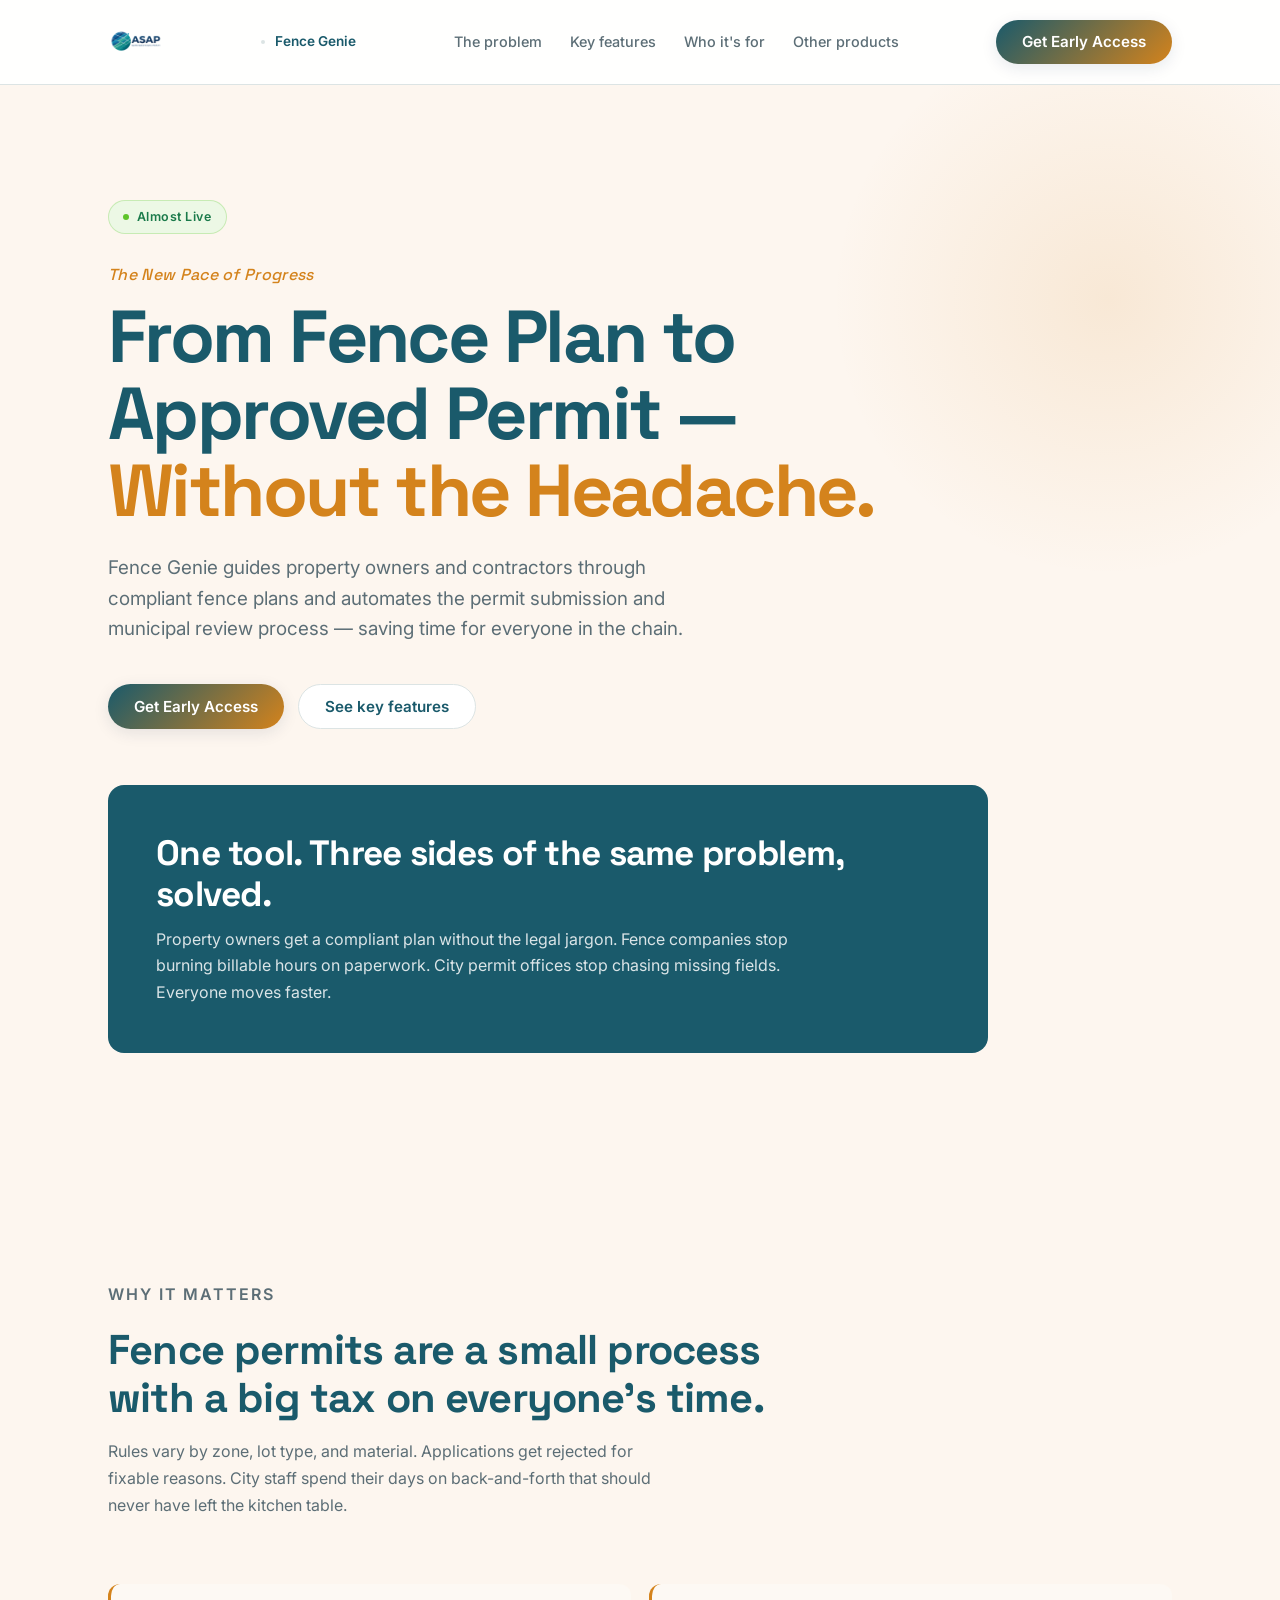
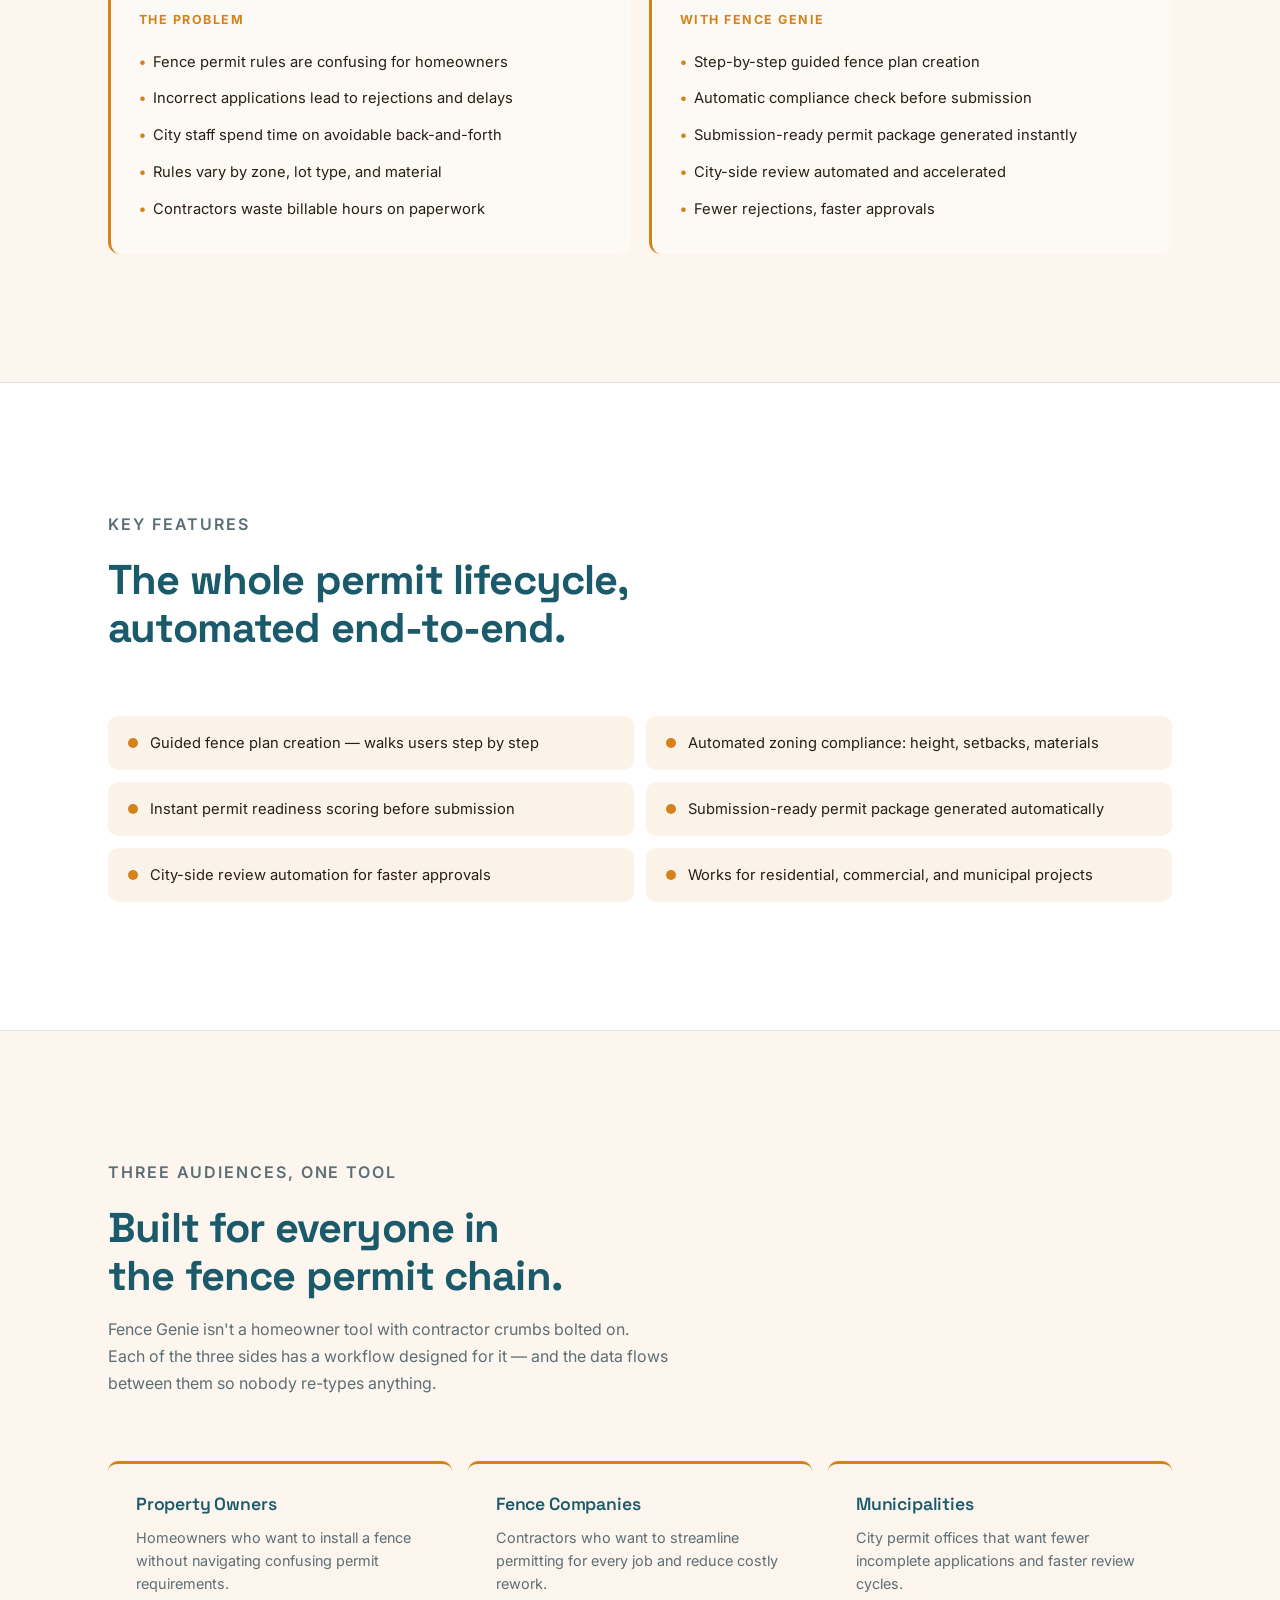
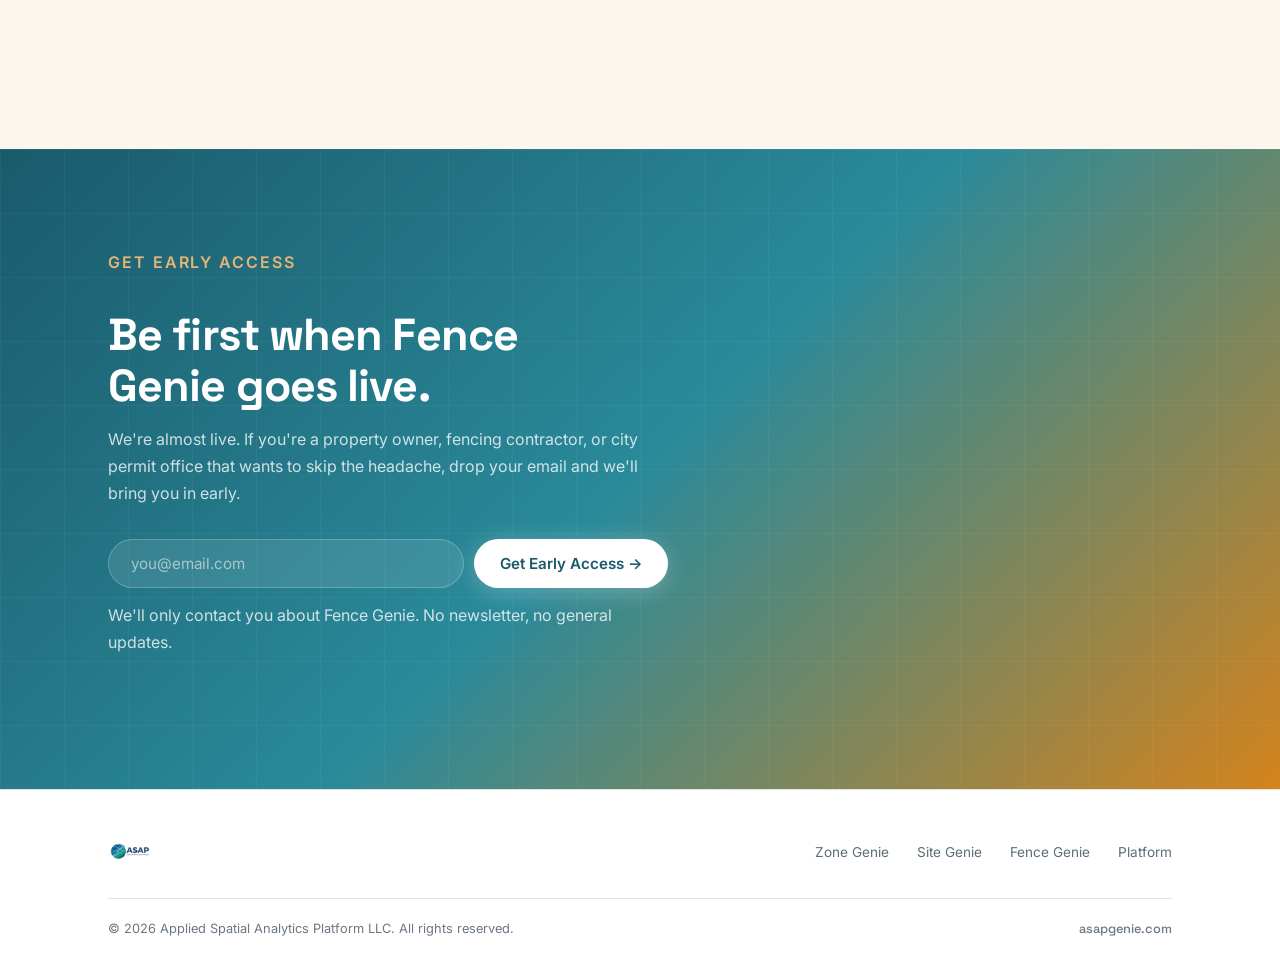
<file: products/fence-genie.html>
<!DOCTYPE html>
<html lang="en">
<head>
<meta charset="UTF-8">
<meta name="viewport" content="width=device-width, initial-scale=1.0">
<title>Fence Genie — From Fence Plan to Approved Permit | ASAP</title>
<meta name="description" content="Fence Genie guides property owners and contractors through compliant fence plans and automates the permit submission and municipal review process.">
<link rel="icon" href="../favicon.svg">
<link rel="stylesheet" href="_landing.css">
<style>
  /* Fence Genie theme — DESIGN.md §3C — dual-color orange + teal */
  :root {
    --p-primary:   #d4831c;
    --p-dark:      #1a5a6b;
    --p-mid:       #2a8a9a;
    --p-accent:    #3bb8c8;
    --p-bg:        #fdf6ef;
    --p-text:      #2a1e14;
  }

  /* Hero tagline strip */
  .hero__pace {
    font-family: var(--font-display);
    font-style: italic;
    font-weight: 500;
    color: var(--p-primary);
    font-size: 1rem;
    margin-bottom: 10px;
    letter-spacing: 0.02em;
  }

  /* Promise card — dark-teal lead block */
  .promise {
    background: var(--p-dark);
    color: #fff;
    border-radius: 16px;
    padding: clamp(32px, 4vw, 48px);
    margin-top: 56px;
  }
  .promise h2 {
    color: #fff;
    font-family: var(--font-display);
    font-weight: 700;
    font-size: clamp(1.6rem, 3vw, 2.2rem);
    letter-spacing: -0.02em;
    line-height: 1.15;
    margin-bottom: 12px;
  }
  .promise p {
    font-size: 1rem;
    color: rgba(255, 255, 255, 0.84);
    line-height: 1.65;
    max-width: 68ch;
  }

  /* Problem / Solution two-column */
  .compare {
    display: grid;
    grid-template-columns: 1fr 1fr;
    gap: 18px;
  }
  @media (max-width: 760px) { .compare { grid-template-columns: 1fr; } }
  .compare__col {
    background: color-mix(in srgb, var(--p-primary) 5%, white);
    border-left: 3px solid var(--p-primary);
    border-radius: 12px;
    padding: 26px 28px;
  }
  .compare__col h3 {
    font-family: var(--font-body);
    font-size: 0.78rem;
    font-weight: 700;
    letter-spacing: 0.12em;
    text-transform: uppercase;
    color: var(--p-primary);
    margin-bottom: 14px;
  }
  .compare__col ul { list-style: none; padding: 0; }
  .compare__col li {
    font-size: 0.92rem;
    color: var(--p-text);
    line-height: 1.55;
    padding: 7px 0;
    padding-left: 14px;
    position: relative;
  }
  .compare__col li::before {
    content: '•';
    position: absolute;
    left: 0;
    color: var(--p-primary);
    font-weight: 700;
  }

  /* Feature pills (6 in 2 cols) */
  .features {
    display: grid;
    grid-template-columns: 1fr 1fr;
    gap: 12px;
  }
  @media (max-width: 760px) { .features { grid-template-columns: 1fr; } }
  .feature-pill {
    display: flex;
    align-items: flex-start;
    gap: 12px;
    padding: 16px 20px;
    background: color-mix(in srgb, var(--p-primary) 10%, white);
    border-radius: 10px;
    font-size: 0.92rem;
    color: var(--p-text);
    line-height: 1.5;
  }
  .feature-pill__dot {
    width: 10px;
    height: 10px;
    border-radius: 50%;
    background: var(--p-primary);
    margin-top: 6px;
    flex-shrink: 0;
  }

  /* Three audiences */
  .audiences {
    display: grid;
    grid-template-columns: repeat(3, 1fr);
    gap: 16px;
  }
  @media (max-width: 880px) { .audiences { grid-template-columns: 1fr; } }
  .audience {
    padding: 26px 28px;
    background: color-mix(in srgb, var(--p-primary) 8%, white);
    border-top: 3px solid var(--p-primary);
    border-radius: 10px;
  }
  .audience h3 {
    font-family: var(--font-display);
    font-weight: 600;
    font-size: 1.1rem;
    letter-spacing: -0.01em;
    color: var(--p-dark);
    margin-bottom: 8px;
  }
  .audience p {
    font-size: 0.9rem;
    color: var(--p-text-dim);
    line-height: 1.6;
  }

  /* Almost-live status pill */
  .status-pill--almost {
    background: color-mix(in srgb, #5ec42a 12%, white);
    border-color: color-mix(in srgb, #5ec42a 26%, transparent);
    color: #1a7a4a;
  }
  .status-pill--almost .status-pill__dot {
    background: #5ec42a;
  }
</style>
</head>
<body>

  <!-- ═══ NAV ═══════════════════════════════════════════════════════ -->
  <nav class="nav" role="navigation" aria-label="Main navigation">
    <div class="container">
      <div class="nav__inner">
        <a class="nav__logo" href="../index.html" aria-label="ASAP home">
          <img src="../asap-logo-official-transparent.png" alt="ASAP">
        </a>
        <div class="nav__crumb">
          <span class="nav__crumb-sep"></span>
          <span class="nav__crumb-product">Fence Genie</span>
        </div>
        <ul class="nav__links">
          <li><a href="#problem">The problem</a></li>
          <li><a href="#features">Key features</a></li>
          <li><a href="#audiences">Who it's for</a></li>
          <li><a href="../index.html#suite">Other products</a></li>
        </ul>
        <div class="nav__cta">
          <a class="btn btn--primary" href="#early-access">Get Early Access</a>
        </div>
      </div>
    </div>
  </nav>

  <main>

    <!-- ═══ HERO ════════════════════════════════════════════════════ -->
    <section class="hero">
      <div class="container">
        <div class="hero__inner">
          <div class="status-pill status-pill--almost">
            <span class="status-pill__dot"></span>
            Almost Live
          </div>
          <p class="hero__pace">The New Pace of Progress</p>
          <h1>From Fence Plan to Approved Permit — <em>Without the Headache.</em></h1>
          <p class="hero__sub">Fence Genie guides property owners and contractors through compliant fence plans and automates the permit submission and municipal review process — saving time for everyone in the chain.</p>
          <div class="hero__actions">
            <a class="btn btn--primary" href="#early-access">Get Early Access</a>
            <a class="btn btn--outline" href="#features">See key features</a>
          </div>

          <div class="promise">
            <h2>One tool. Three sides of the same problem, solved.</h2>
            <p>Property owners get a compliant plan without the legal jargon. Fence companies stop burning billable hours on paperwork. City permit offices stop chasing missing fields. Everyone moves faster.</p>
          </div>
        </div>
      </div>
    </section>

    <!-- ═══ PROBLEM / WITH FENCE GENIE ═════════════════════════════ -->
    <section class="section" id="problem">
      <div class="container">
        <div class="section__head fade-up">
          <p class="eyebrow">Why it matters</p>
          <h2>Fence permits are a small process with a big tax on everyone's time.</h2>
          <p>Rules vary by zone, lot type, and material. Applications get rejected for fixable reasons. City staff spend their days on back-and-forth that should never have left the kitchen table.</p>
        </div>

        <div class="compare">
          <div class="compare__col fade-up">
            <h3>The problem</h3>
            <ul>
              <li>Fence permit rules are confusing for homeowners</li>
              <li>Incorrect applications lead to rejections and delays</li>
              <li>City staff spend time on avoidable back-and-forth</li>
              <li>Rules vary by zone, lot type, and material</li>
              <li>Contractors waste billable hours on paperwork</li>
            </ul>
          </div>
          <div class="compare__col fade-up" style="transition-delay:80ms">
            <h3>With Fence Genie</h3>
            <ul>
              <li>Step-by-step guided fence plan creation</li>
              <li>Automatic compliance check before submission</li>
              <li>Submission-ready permit package generated instantly</li>
              <li>City-side review automated and accelerated</li>
              <li>Fewer rejections, faster approvals</li>
            </ul>
          </div>
        </div>
      </div>
    </section>

    <!-- ═══ KEY FEATURES ═══════════════════════════════════════════ -->
    <section class="section section--alt" id="features">
      <div class="container">
        <div class="section__head fade-up">
          <p class="eyebrow">Key features</p>
          <h2>The whole permit lifecycle, automated end-to-end.</h2>
        </div>

        <div class="features">
          <div class="feature-pill fade-up"><span class="feature-pill__dot"></span><span>Guided fence plan creation — walks users step by step</span></div>
          <div class="feature-pill fade-up" style="transition-delay:40ms"><span class="feature-pill__dot"></span><span>Automated zoning compliance: height, setbacks, materials</span></div>
          <div class="feature-pill fade-up" style="transition-delay:80ms"><span class="feature-pill__dot"></span><span>Instant permit readiness scoring before submission</span></div>
          <div class="feature-pill fade-up" style="transition-delay:120ms"><span class="feature-pill__dot"></span><span>Submission-ready permit package generated automatically</span></div>
          <div class="feature-pill fade-up" style="transition-delay:160ms"><span class="feature-pill__dot"></span><span>City-side review automation for faster approvals</span></div>
          <div class="feature-pill fade-up" style="transition-delay:200ms"><span class="feature-pill__dot"></span><span>Works for residential, commercial, and municipal projects</span></div>
        </div>
      </div>
    </section>

    <!-- ═══ THREE AUDIENCES ════════════════════════════════════════ -->
    <section class="section" id="audiences">
      <div class="container">
        <div class="section__head fade-up">
          <p class="eyebrow">Three audiences, one tool</p>
          <h2>Built for everyone in the fence permit chain.</h2>
          <p>Fence Genie isn't a homeowner tool with contractor crumbs bolted on. Each of the three sides has a workflow designed for it — and the data flows between them so nobody re-types anything.</p>
        </div>

        <div class="audiences">
          <div class="audience fade-up">
            <h3>Property Owners</h3>
            <p>Homeowners who want to install a fence without navigating confusing permit requirements.</p>
          </div>
          <div class="audience fade-up" style="transition-delay:80ms">
            <h3>Fence Companies</h3>
            <p>Contractors who want to streamline permitting for every job and reduce costly rework.</p>
          </div>
          <div class="audience fade-up" style="transition-delay:160ms">
            <h3>Municipalities</h3>
            <p>City permit offices that want fewer incomplete applications and faster review cycles.</p>
          </div>
        </div>
      </div>
    </section>

    <!-- ═══ CTA ═════════════════════════════════════════════════════ -->
    <section class="cta" id="early-access">
      <div class="container">
        <div class="cta__inner fade-up">
          <p class="eyebrow">Get early access</p>
          <h2>Be first when Fence Genie goes live.</h2>
          <p>We're almost live. If you're a property owner, fencing contractor, or city permit office that wants to skip the headache, drop your email and we'll bring you in early.</p>

          <form class="cta__form" id="fg-form" novalidate>
            <input type="email" required placeholder="you@email.com" aria-label="Email" autocomplete="email">
            <button type="submit" class="btn btn--primary">Get Early Access →</button>
          </form>
          <p class="cta__note">We'll only contact you about Fence Genie. No newsletter, no general updates.</p>
          <p class="cta__success" id="fg-success">✓ Thanks — you're on the early-access list. We'll be in touch.</p>
        </div>
      </div>
    </section>

  </main>

  <!-- ═══ FOOTER ═══════════════════════════════════════════════════ -->
  <footer class="footer">
    <div class="container">
      <div class="footer__inner">
        <a class="footer__brand" href="../index.html" aria-label="ASAP home">
          <img src="../asap-logo-official-transparent.png" alt="ASAP">
        </a>
        <ul class="footer__links">
          <li><a href="zone-genie.html">Zone Genie</a></li>
          <li><a href="site-genie.html">Site Genie</a></li>
          <li><a href="fence-genie.html">Fence Genie</a></li>
          <li><a href="../index.html">Platform</a></li>
        </ul>
      </div>
      <div class="footer__bottom">
        <p class="footer__copy">© 2026 Applied Spatial Analytics Platform LLC. All rights reserved.</p>
        <p class="footer__tag">asapgenie.com</p>
      </div>
    </div>
  </footer>

  <script>
    if (!window.matchMedia('(prefers-reduced-motion: reduce)').matches) {
      const io = new IntersectionObserver(entries => {
        entries.forEach(e => { if (e.isIntersecting) { e.target.classList.add('visible'); io.unobserve(e.target); } });
      }, { threshold: 0.08 });
      document.querySelectorAll('.fade-up').forEach(el => io.observe(el));
    } else {
      document.querySelectorAll('.fade-up').forEach(el => el.classList.add('visible'));
    }
    const form = document.getElementById('fg-form');
    form.addEventListener('submit', e => {
      e.preventDefault();
      form.style.display = 'none';
      document.getElementById('fg-success').classList.add('show');
    });
  </script>
</body>
</html>
</file>
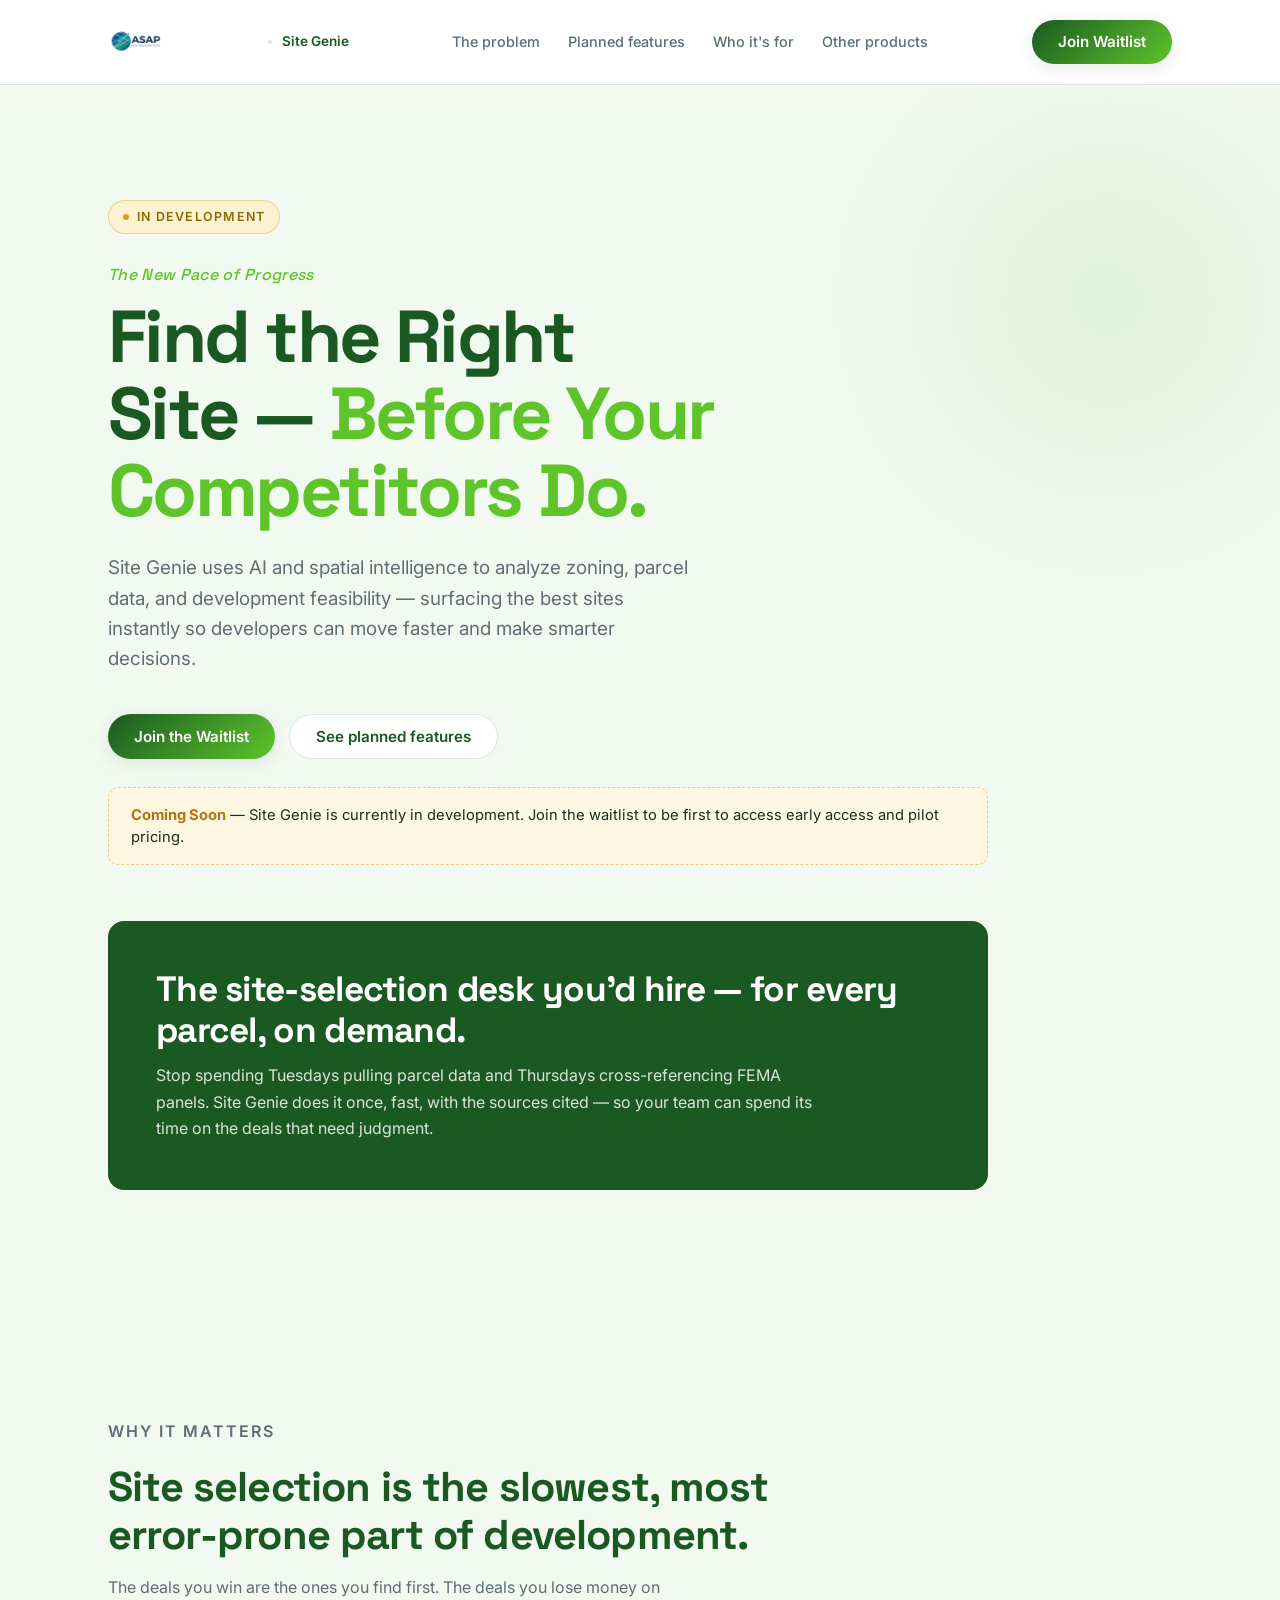
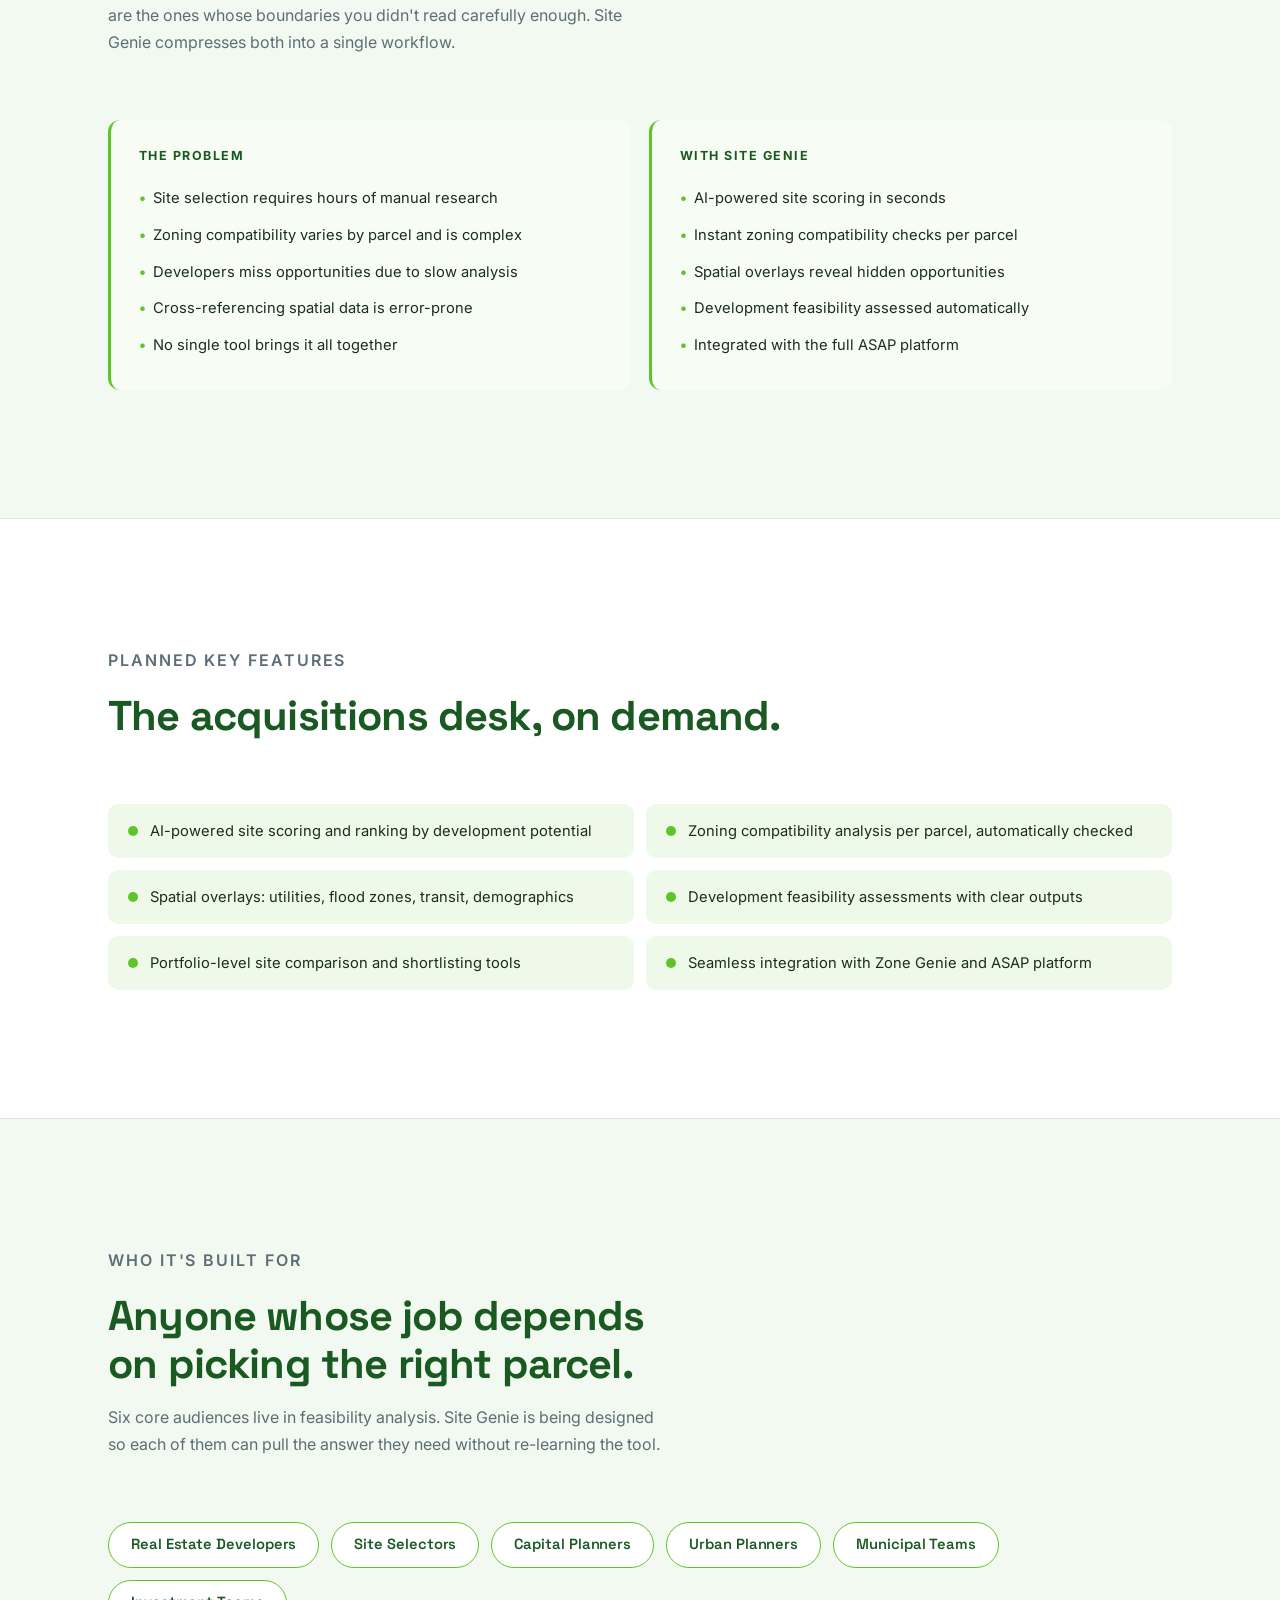
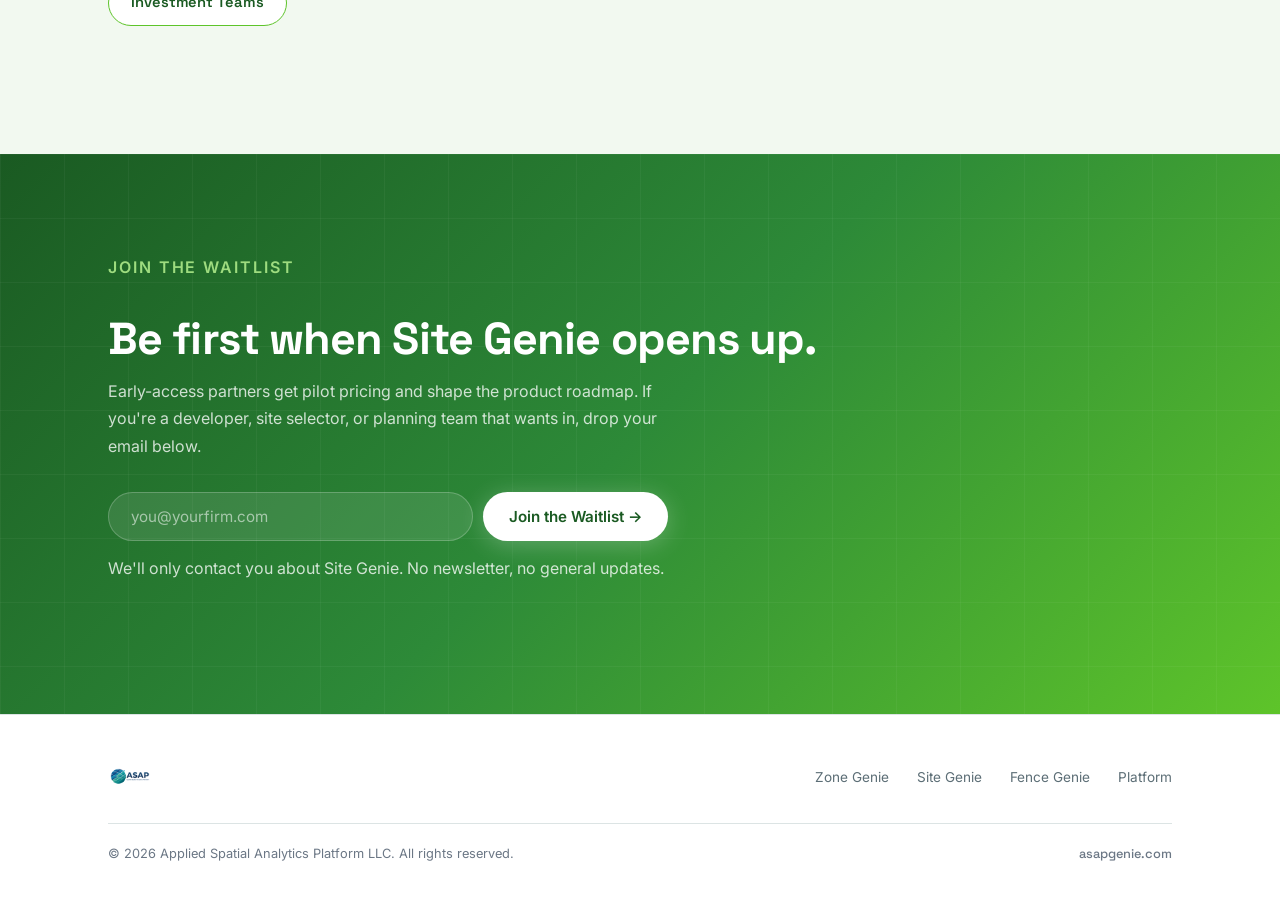
<file: products/site-genie.html>
<!DOCTYPE html>
<html lang="en">
<head>
<meta charset="UTF-8">
<meta name="viewport" content="width=device-width, initial-scale=1.0">
<title>Site Genie — Find the Right Site Before Your Competitors Do | ASAP</title>
<meta name="description" content="Site Genie uses AI and spatial intelligence to analyze zoning, parcel data, and development feasibility — surfacing the best sites instantly.">
<link rel="icon" href="../favicon.svg">
<link rel="stylesheet" href="_landing.css">
<style>
  /* Site Genie theme — DESIGN.md §3B — lime green */
  :root {
    --p-primary: #5ec42a;
    --p-dark:    #1a5a22;
    --p-mid:     #2d8a38;
    --p-accent:  #78c820;
    --p-bg:      #f2f9f0;
    --p-text:    #1a2e1c;
  }

  /* Hero pace tagline */
  .hero__pace {
    font-family: var(--font-display);
    font-style: italic;
    font-weight: 500;
    color: var(--p-primary);
    font-size: 1rem;
    margin-bottom: 10px;
    letter-spacing: 0.02em;
  }

  /* In-development pill */
  .status-pill--dev {
    background: color-mix(in srgb, #f4c430 22%, white);
    border-color: color-mix(in srgb, #d4a020 38%, transparent);
    color: #8a6b00;
    text-transform: uppercase;
    letter-spacing: 0.1em;
  }
  .status-pill--dev .status-pill__dot { background: #d4a020; }

  /* Promise dark-green lead block */
  .promise {
    background: var(--p-dark);
    color: #fff;
    border-radius: 16px;
    padding: clamp(32px, 4vw, 48px);
    margin-top: 56px;
  }
  .promise h2 {
    color: #fff;
    font-family: var(--font-display);
    font-weight: 700;
    font-size: clamp(1.6rem, 3vw, 2.2rem);
    letter-spacing: -0.02em;
    line-height: 1.15;
    margin-bottom: 12px;
  }
  .promise p {
    font-size: 1rem;
    color: rgba(255, 255, 255, 0.84);
    line-height: 1.65;
    max-width: 68ch;
  }

  /* Coming-soon banner */
  .waitlist-banner {
    margin-top: 28px;
    padding: 16px 22px;
    background: color-mix(in srgb, #f4c430 14%, white);
    border: 1.5px dashed color-mix(in srgb, #d4a020 50%, transparent);
    border-radius: 10px;
    font-size: 0.92rem;
    color: var(--p-text);
    line-height: 1.5;
  }
  .waitlist-banner strong {
    color: #b07410;
    font-weight: 700;
  }

  /* Compare two-column */
  .compare {
    display: grid;
    grid-template-columns: 1fr 1fr;
    gap: 18px;
  }
  @media (max-width: 760px) { .compare { grid-template-columns: 1fr; } }
  .compare__col {
    background: color-mix(in srgb, var(--p-primary) 5%, white);
    border-left: 3px solid var(--p-primary);
    border-radius: 12px;
    padding: 26px 28px;
  }
  .compare__col h3 {
    font-family: var(--font-body);
    font-size: 0.78rem;
    font-weight: 700;
    letter-spacing: 0.12em;
    text-transform: uppercase;
    color: var(--p-dark);
    margin-bottom: 14px;
  }
  .compare__col ul { list-style: none; padding: 0; }
  .compare__col li {
    font-size: 0.92rem;
    color: var(--p-text);
    line-height: 1.55;
    padding: 7px 0;
    padding-left: 14px;
    position: relative;
  }
  .compare__col li::before {
    content: '•';
    position: absolute;
    left: 0;
    color: var(--p-primary);
    font-weight: 700;
  }

  /* Feature pills */
  .features {
    display: grid;
    grid-template-columns: 1fr 1fr;
    gap: 12px;
  }
  @media (max-width: 760px) { .features { grid-template-columns: 1fr; } }
  .feature-pill {
    display: flex;
    align-items: flex-start;
    gap: 12px;
    padding: 16px 20px;
    background: color-mix(in srgb, var(--p-primary) 10%, white);
    border-radius: 10px;
    font-size: 0.92rem;
    color: var(--p-text);
    line-height: 1.5;
  }
  .feature-pill__dot {
    width: 10px;
    height: 10px;
    border-radius: 50%;
    background: var(--p-primary);
    margin-top: 6px;
    flex-shrink: 0;
  }

  /* Audience pill row */
  .audience-pills {
    display: flex;
    flex-wrap: wrap;
    gap: 12px;
  }
  .audience-pill {
    padding: 10px 22px;
    border: 1.5px solid var(--p-primary);
    border-radius: 50px;
    background: #fff;
    color: var(--p-dark);
    font-family: var(--font-display);
    font-weight: 600;
    font-size: 0.92rem;
    letter-spacing: -0.005em;
  }
</style>
</head>
<body>

  <!-- ═══ NAV ═══════════════════════════════════════════════════════ -->
  <nav class="nav" role="navigation" aria-label="Main navigation">
    <div class="container">
      <div class="nav__inner">
        <a class="nav__logo" href="../index.html" aria-label="ASAP home">
          <img src="../asap-logo-official-transparent.png" alt="ASAP">
        </a>
        <div class="nav__crumb">
          <span class="nav__crumb-sep"></span>
          <span class="nav__crumb-product">Site Genie</span>
        </div>
        <ul class="nav__links">
          <li><a href="#problem">The problem</a></li>
          <li><a href="#features">Planned features</a></li>
          <li><a href="#audiences">Who it's for</a></li>
          <li><a href="../index.html#suite">Other products</a></li>
        </ul>
        <div class="nav__cta">
          <a class="btn btn--primary" href="#waitlist">Join Waitlist</a>
        </div>
      </div>
    </div>
  </nav>

  <main>

    <!-- ═══ HERO ════════════════════════════════════════════════════ -->
    <section class="hero">
      <div class="container">
        <div class="hero__inner">
          <div class="status-pill status-pill--dev">
            <span class="status-pill__dot"></span>
            In Development
          </div>
          <p class="hero__pace">The New Pace of Progress</p>
          <h1>Find the Right Site — <em>Before Your Competitors Do.</em></h1>
          <p class="hero__sub">Site Genie uses AI and spatial intelligence to analyze zoning, parcel data, and development feasibility — surfacing the best sites instantly so developers can move faster and make smarter decisions.</p>
          <div class="hero__actions">
            <a class="btn btn--primary" href="#waitlist">Join the Waitlist</a>
            <a class="btn btn--outline" href="#features">See planned features</a>
          </div>

          <div class="waitlist-banner">
            <strong>Coming Soon</strong> — Site Genie is currently in development. Join the waitlist to be first to access early access and pilot pricing.
          </div>

          <div class="promise">
            <h2>The site-selection desk you'd hire — for every parcel, on demand.</h2>
            <p>Stop spending Tuesdays pulling parcel data and Thursdays cross-referencing FEMA panels. Site Genie does it once, fast, with the sources cited — so your team can spend its time on the deals that need judgment.</p>
          </div>
        </div>
      </div>
    </section>

    <!-- ═══ PROBLEM / WITH SITE GENIE ═════════════════════════════ -->
    <section class="section" id="problem">
      <div class="container">
        <div class="section__head fade-up">
          <p class="eyebrow">Why it matters</p>
          <h2>Site selection is the slowest, most error-prone part of development.</h2>
          <p>The deals you win are the ones you find first. The deals you lose money on are the ones whose boundaries you didn't read carefully enough. Site Genie compresses both into a single workflow.</p>
        </div>

        <div class="compare">
          <div class="compare__col fade-up">
            <h3>The problem</h3>
            <ul>
              <li>Site selection requires hours of manual research</li>
              <li>Zoning compatibility varies by parcel and is complex</li>
              <li>Developers miss opportunities due to slow analysis</li>
              <li>Cross-referencing spatial data is error-prone</li>
              <li>No single tool brings it all together</li>
            </ul>
          </div>
          <div class="compare__col fade-up" style="transition-delay:80ms">
            <h3>With Site Genie</h3>
            <ul>
              <li>AI-powered site scoring in seconds</li>
              <li>Instant zoning compatibility checks per parcel</li>
              <li>Spatial overlays reveal hidden opportunities</li>
              <li>Development feasibility assessed automatically</li>
              <li>Integrated with the full ASAP platform</li>
            </ul>
          </div>
        </div>
      </div>
    </section>

    <!-- ═══ PLANNED KEY FEATURES ═════════════════════════════════ -->
    <section class="section section--alt" id="features">
      <div class="container">
        <div class="section__head fade-up">
          <p class="eyebrow">Planned key features</p>
          <h2>The acquisitions desk, on demand.</h2>
        </div>

        <div class="features">
          <div class="feature-pill fade-up"><span class="feature-pill__dot"></span><span>AI-powered site scoring and ranking by development potential</span></div>
          <div class="feature-pill fade-up" style="transition-delay:40ms"><span class="feature-pill__dot"></span><span>Zoning compatibility analysis per parcel, automatically checked</span></div>
          <div class="feature-pill fade-up" style="transition-delay:80ms"><span class="feature-pill__dot"></span><span>Spatial overlays: utilities, flood zones, transit, demographics</span></div>
          <div class="feature-pill fade-up" style="transition-delay:120ms"><span class="feature-pill__dot"></span><span>Development feasibility assessments with clear outputs</span></div>
          <div class="feature-pill fade-up" style="transition-delay:160ms"><span class="feature-pill__dot"></span><span>Portfolio-level site comparison and shortlisting tools</span></div>
          <div class="feature-pill fade-up" style="transition-delay:200ms"><span class="feature-pill__dot"></span><span>Seamless integration with Zone Genie and ASAP platform</span></div>
        </div>
      </div>
    </section>

    <!-- ═══ WHO IT'S FOR ═══════════════════════════════════════════ -->
    <section class="section" id="audiences">
      <div class="container">
        <div class="section__head fade-up">
          <p class="eyebrow">Who it's built for</p>
          <h2>Anyone whose job depends on picking the right parcel.</h2>
          <p>Six core audiences live in feasibility analysis. Site Genie is being designed so each of them can pull the answer they need without re-learning the tool.</p>
        </div>

        <div class="audience-pills fade-up">
          <span class="audience-pill">Real Estate Developers</span>
          <span class="audience-pill">Site Selectors</span>
          <span class="audience-pill">Capital Planners</span>
          <span class="audience-pill">Urban Planners</span>
          <span class="audience-pill">Municipal Teams</span>
          <span class="audience-pill">Investment Teams</span>
        </div>
      </div>
    </section>

    <!-- ═══ WAITLIST ════════════════════════════════════════════════ -->
    <section class="cta" id="waitlist">
      <div class="container">
        <div class="cta__inner fade-up">
          <p class="eyebrow">Join the waitlist</p>
          <h2>Be first when Site Genie opens up.</h2>
          <p>Early-access partners get pilot pricing and shape the product roadmap. If you're a developer, site selector, or planning team that wants in, drop your email below.</p>

          <form class="cta__form" id="sg-form" novalidate>
            <input type="email" required placeholder="you@yourfirm.com" aria-label="Work email" autocomplete="email">
            <button type="submit" class="btn btn--primary">Join the Waitlist →</button>
          </form>
          <p class="cta__note">We'll only contact you about Site Genie. No newsletter, no general updates.</p>
          <p class="cta__success" id="sg-success">✓ You're on the waitlist. We'll be in touch when early access opens.</p>
        </div>
      </div>
    </section>

  </main>

  <!-- ═══ FOOTER ═══════════════════════════════════════════════════ -->
  <footer class="footer">
    <div class="container">
      <div class="footer__inner">
        <a class="footer__brand" href="../index.html" aria-label="ASAP home">
          <img src="../asap-logo-official-transparent.png" alt="ASAP">
        </a>
        <ul class="footer__links">
          <li><a href="zone-genie.html">Zone Genie</a></li>
          <li><a href="site-genie.html">Site Genie</a></li>
          <li><a href="fence-genie.html">Fence Genie</a></li>
          <li><a href="../index.html">Platform</a></li>
        </ul>
      </div>
      <div class="footer__bottom">
        <p class="footer__copy">© 2026 Applied Spatial Analytics Platform LLC. All rights reserved.</p>
        <p class="footer__tag">asapgenie.com</p>
      </div>
    </div>
  </footer>

  <script>
    if (!window.matchMedia('(prefers-reduced-motion: reduce)').matches) {
      const io = new IntersectionObserver(entries => {
        entries.forEach(e => { if (e.isIntersecting) { e.target.classList.add('visible'); io.unobserve(e.target); } });
      }, { threshold: 0.08 });
      document.querySelectorAll('.fade-up').forEach(el => io.observe(el));
    } else {
      document.querySelectorAll('.fade-up').forEach(el => el.classList.add('visible'));
    }
    const form = document.getElementById('sg-form');
    form.addEventListener('submit', e => {
      e.preventDefault();
      form.style.display = 'none';
      document.getElementById('sg-success').classList.add('show');
    });
  </script>
</body>
</html>
</file>
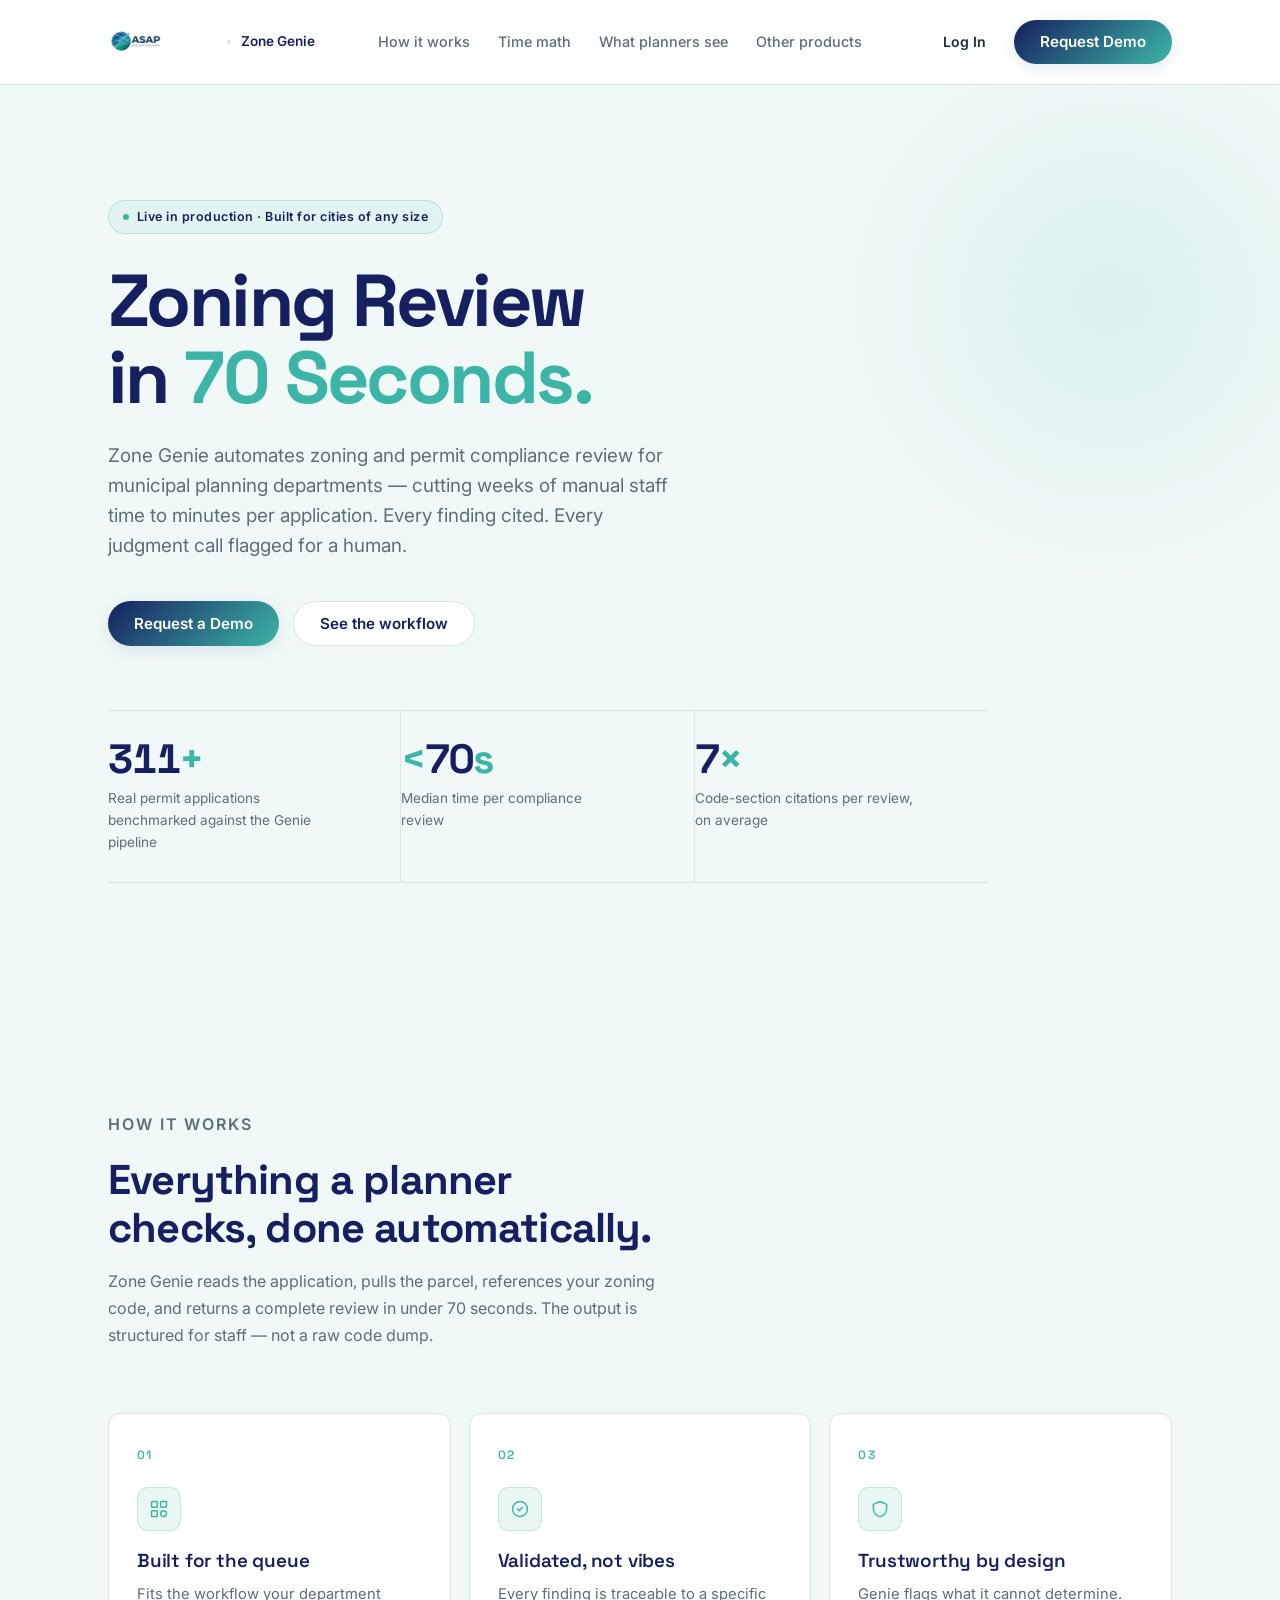
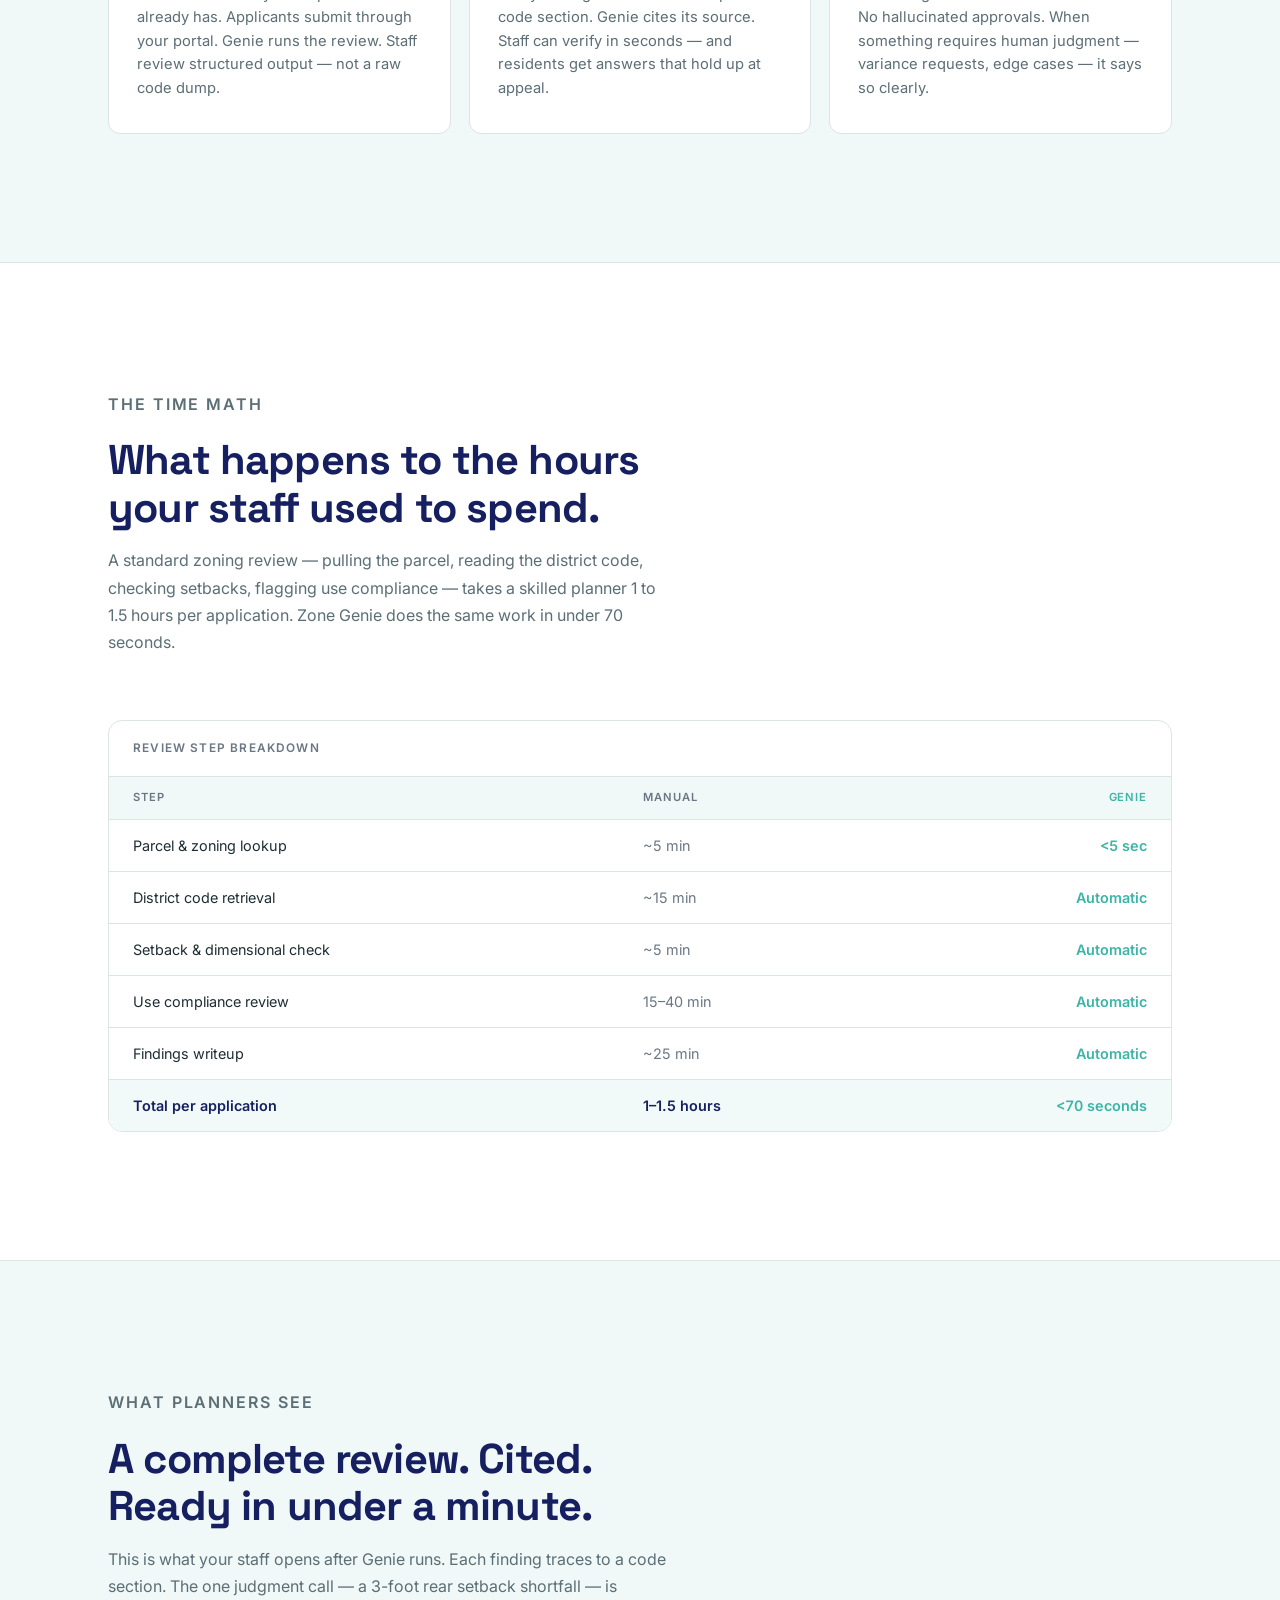
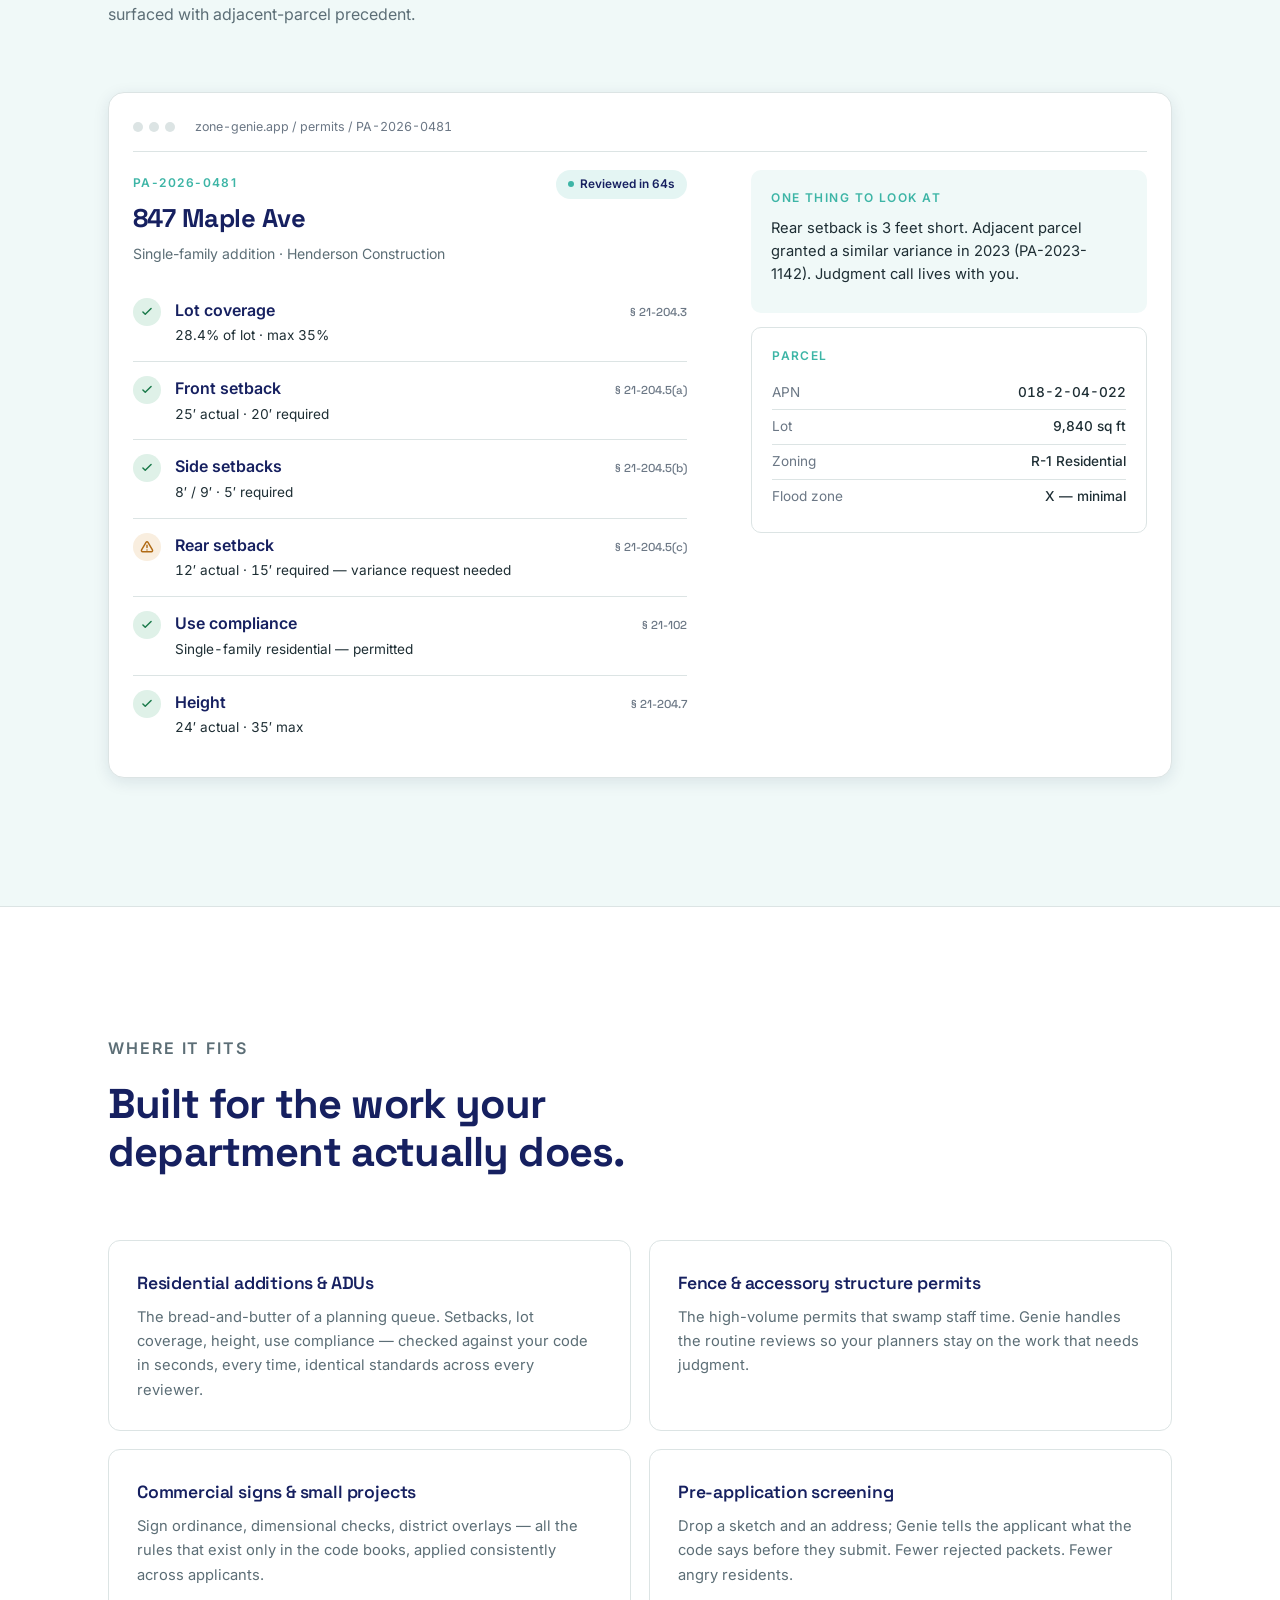
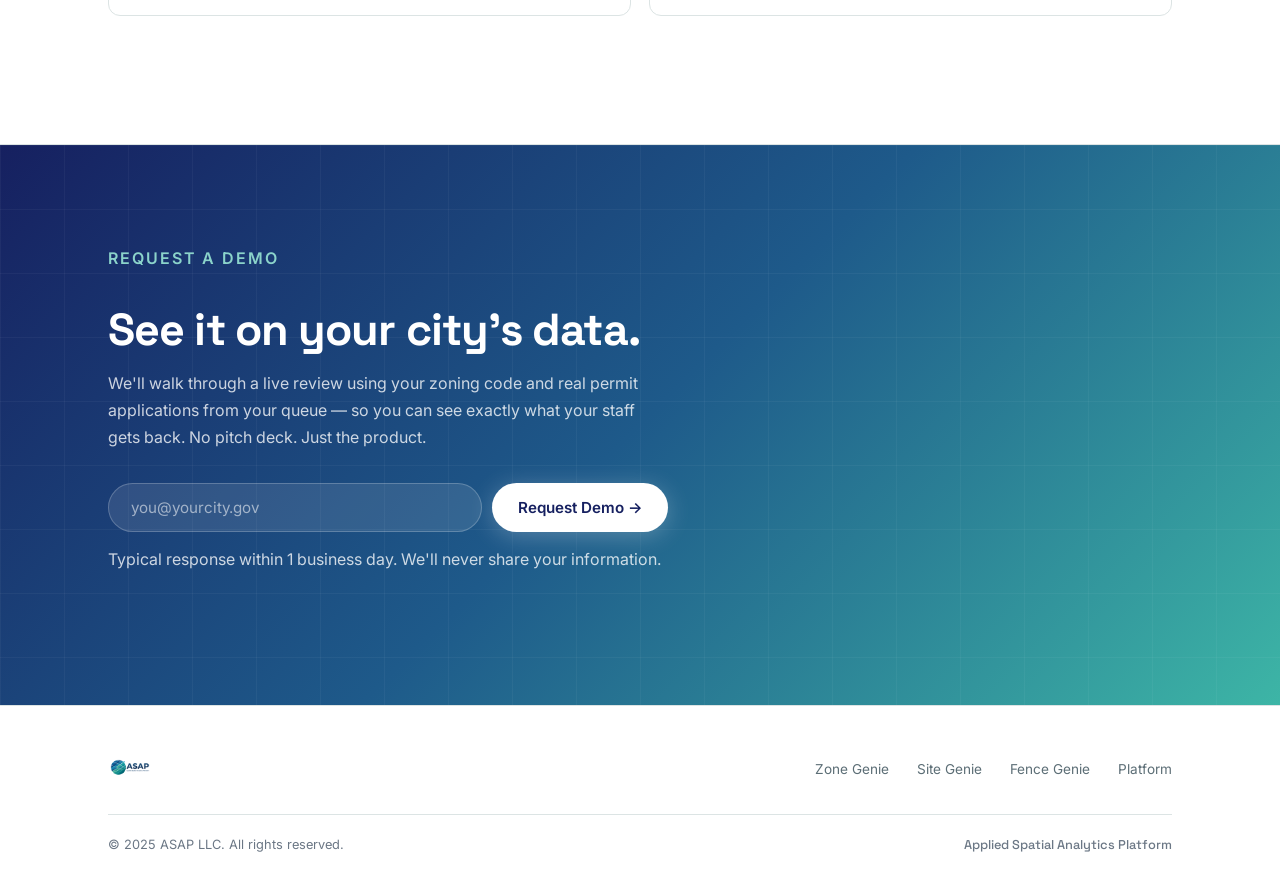
<file: products/zone-genie.html>
<!DOCTYPE html>
<html lang="en">
<head>
<meta charset="UTF-8">
<meta name="viewport" content="width=device-width, initial-scale=1.0">
<title>Zone Genie — Zoning Review in 70 Seconds | ASAP</title>
<meta name="description" content="Zone Genie automates zoning and permit compliance review for municipal planning departments. Cut review time from hours to seconds.">
<link rel="icon" href="../favicon.svg">
<link rel="stylesheet" href="_landing.css">
<style>
  /* Zone Genie theme — DESIGN.md §3A */
  :root {
    --p-primary: #3db5a6;
    --p-dark:    #162060;
    --p-mid:     #1e5a8a;
    --p-accent:  #00c8e8;
    --p-bg:      #f0f9f8;
    --p-text:    #1e2e34;
  }

  /* Time-math table */
  .time-math { background: #fff; border: 1px solid var(--p-border); border-radius: 14px; overflow: hidden; }
  .time-math__head { padding: 18px 24px; border-bottom: 1px solid var(--p-border); font-size: 0.74rem; font-weight: 600; letter-spacing: 0.1em; text-transform: uppercase; color: var(--p-muted); }
  .time-math table { width: 100%; border-collapse: collapse; font-size: 0.9rem; }
  .time-math th { padding: 12px 24px; text-align: left; font-size: 0.7rem; font-weight: 600; letter-spacing: 0.08em; text-transform: uppercase; color: var(--p-muted); border-bottom: 1px solid var(--p-border); background: var(--p-bg); }
  .time-math th:last-child { text-align: right; color: var(--p-primary); }
  .time-math td { padding: 14px 24px; border-bottom: 1px solid var(--p-border); color: var(--p-text); }
  .time-math tr:last-child td { border-bottom: none; }
  .time-math td:last-child { text-align: right; font-variant-numeric: tabular-nums; }
  .time-math .manual { color: var(--p-muted); }
  .time-math .auto { color: var(--p-primary); font-weight: 600; }
  .time-math .total td { background: color-mix(in srgb, var(--p-primary) 7%, white); font-weight: 600; color: var(--p-dark); }
  .time-math .total td:last-child { color: var(--p-primary); }

  /* Review preview */
  .review-grid { display: grid; grid-template-columns: 1.4fr 1fr; gap: clamp(40px, 5vw, 72px); align-items: start; }
  @media (max-width: 880px) { .review-grid { grid-template-columns: 1fr; } }
  .finding { display: flex; gap: 14px; padding: 14px 0; border-bottom: 1px solid var(--p-border); }
  .finding:last-child { border-bottom: none; }
  .finding__check { width: 28px; height: 28px; border-radius: 50%; background: color-mix(in srgb, #1a9d5e 14%, white); color: #1a7a4a; display: flex; align-items: center; justify-content: center; flex-shrink: 0; }
  .finding__check svg { width: 14px; height: 14px; stroke: currentColor; fill: none; stroke-width: 2.5; stroke-linecap: round; stroke-linejoin: round; }
  .finding--warn .finding__check { background: color-mix(in srgb, #d4831c 14%, white); color: #b06a14; }
  .finding__body { flex: 1; min-width: 0; }
  .finding__row { display: flex; align-items: baseline; justify-content: space-between; gap: 14px; }
  .finding__label { font-weight: 600; color: var(--p-dark); }
  .finding__code { font-family: var(--font-display); font-size: 0.72rem; font-weight: 500; color: var(--p-muted); white-space: nowrap; }
  .finding__val { font-size: 0.85rem; color: var(--p-text); margin-top: 2px; font-variant-numeric: tabular-nums; }

  .use-cases { display: grid; grid-template-columns: repeat(2, 1fr); gap: 18px; }
  @media (max-width: 760px) { .use-cases { grid-template-columns: 1fr; } }
  .use-case { padding: 28px; background: var(--p-card); border: 1px solid var(--p-border); border-radius: 12px; }
  .use-case h3 { font-family: var(--font-display); font-weight: 600; font-size: 1.1rem; letter-spacing: -0.01em; color: var(--p-dark); margin-bottom: 8px; }
  .use-case p { font-size: 0.92rem; color: var(--p-text-dim); line-height: 1.65; }
</style>
</head>
<body>

  <!-- ═══ NAV ═══════════════════════════════════════════════════════ -->
  <nav class="nav" role="navigation" aria-label="Main navigation">
    <div class="container">
      <div class="nav__inner">
        <a class="nav__logo" href="../index.html" aria-label="ASAP home">
          <img src="../asap-logo-official-transparent.png" alt="ASAP">
        </a>
        <div class="nav__crumb">
          <span class="nav__crumb-sep"></span>
          <span class="nav__crumb-product">Zone Genie</span>
        </div>
        <ul class="nav__links">
          <li><a href="#how">How it works</a></li>
          <li><a href="#time-math">Time math</a></li>
          <li><a href="#preview">What planners see</a></li>
          <li><a href="../index.html#suite">Other products</a></li>
        </ul>
        <div class="nav__cta">
          <a class="btn btn--ghost" href="../index.html#demo">Log In</a>
          <a class="btn btn--primary" href="#demo">Request Demo</a>
        </div>
      </div>
    </div>
  </nav>

  <main>

    <!-- ═══ HERO ════════════════════════════════════════════════════ -->
    <section class="hero">
      <div class="container">
        <div class="hero__inner">
          <div class="status-pill">
            <span class="status-pill__dot"></span>
            Live in production · Built for cities of any size
          </div>
          <h1>Zoning Review in <em>70 Seconds.</em></h1>
          <p class="hero__sub">Zone Genie automates zoning and permit compliance review for municipal planning departments — cutting weeks of manual staff time to minutes per application. Every finding cited. Every judgment call flagged for a human.</p>
          <div class="hero__actions">
            <a class="btn btn--primary" href="#demo">Request a Demo</a>
            <a class="btn btn--outline" href="#preview">See the workflow</a>
          </div>

          <div class="hero__stats">
            <div class="hero__stat">
              <div class="hero__stat__num">311<em>+</em></div>
              <div class="hero__stat__label">Real permit applications benchmarked against the Genie pipeline</div>
            </div>
            <div class="hero__stat">
              <div class="hero__stat__num"><em>&lt;</em>70<em>s</em></div>
              <div class="hero__stat__label">Median time per compliance review</div>
            </div>
            <div class="hero__stat">
              <div class="hero__stat__num">7<em>×</em></div>
              <div class="hero__stat__label">Code-section citations per review, on average</div>
            </div>
          </div>
        </div>
      </div>
    </section>

    <!-- ═══ PILLARS ══════════════════════════════════════════════════ -->
    <section class="section" id="how">
      <div class="container">
        <div class="section__head fade-up">
          <p class="eyebrow">How it works</p>
          <h2>Everything a planner checks, done automatically.</h2>
          <p>Zone Genie reads the application, pulls the parcel, references your zoning code, and returns a complete review in under 70 seconds. The output is structured for staff — not a raw code dump.</p>
        </div>

        <div class="pillars">
          <div class="pillar fade-up">
            <div class="pillar__num">01</div>
            <div class="pillar__icon" aria-hidden="true">
              <svg viewBox="0 0 24 24"><rect x="3" y="3" width="7" height="7" rx="1"/><rect x="14" y="3" width="7" height="7" rx="1"/><rect x="3" y="14" width="7" height="7" rx="1"/><circle cx="17.5" cy="17.5" r="3.5"/></svg>
            </div>
            <h3>Built for the queue</h3>
            <p>Fits the workflow your department already has. Applicants submit through your portal. Genie runs the review. Staff review structured output — not a raw code dump.</p>
          </div>

          <div class="pillar fade-up" style="transition-delay:80ms">
            <div class="pillar__num">02</div>
            <div class="pillar__icon" aria-hidden="true">
              <svg viewBox="0 0 24 24"><path d="M9 12l2 2 4-4"/><circle cx="12" cy="12" r="9"/></svg>
            </div>
            <h3>Validated, not vibes</h3>
            <p>Every finding is traceable to a specific code section. Genie cites its source. Staff can verify in seconds — and residents get answers that hold up at appeal.</p>
          </div>

          <div class="pillar fade-up" style="transition-delay:160ms">
            <div class="pillar__num">03</div>
            <div class="pillar__icon" aria-hidden="true">
              <svg viewBox="0 0 24 24"><path d="M12 3l8 3.5v5c0 4.5-3.4 8.7-8 10-4.6-1.3-8-5.5-8-10v-5L12 3z"/></svg>
            </div>
            <h3>Trustworthy by design</h3>
            <p>Genie flags what it cannot determine. No hallucinated approvals. When something requires human judgment — variance requests, edge cases — it says so clearly.</p>
          </div>
        </div>
      </div>
    </section>

    <!-- ═══ TIME MATH ════════════════════════════════════════════════ -->
    <section class="section section--alt" id="time-math">
      <div class="container">
        <div class="section__head fade-up">
          <p class="eyebrow">The time math</p>
          <h2>What happens to the hours your staff used to spend.</h2>
          <p>A standard zoning review — pulling the parcel, reading the district code, checking setbacks, flagging use compliance — takes a skilled planner 1 to 1.5 hours per application. Zone Genie does the same work in under 70 seconds.</p>
        </div>

        <div class="time-math fade-up">
          <div class="time-math__head">Review step breakdown</div>
          <table>
            <thead>
              <tr><th>Step</th><th>Manual</th><th>Genie</th></tr>
            </thead>
            <tbody>
              <tr><td>Parcel &amp; zoning lookup</td><td class="manual">~5 min</td><td class="auto">&lt;5 sec</td></tr>
              <tr><td>District code retrieval</td><td class="manual">~15 min</td><td class="auto">Automatic</td></tr>
              <tr><td>Setback &amp; dimensional check</td><td class="manual">~5 min</td><td class="auto">Automatic</td></tr>
              <tr><td>Use compliance review</td><td class="manual">15–40 min</td><td class="auto">Automatic</td></tr>
              <tr><td>Findings writeup</td><td class="manual">~25 min</td><td class="auto">Automatic</td></tr>
              <tr class="total"><td>Total per application</td><td>1–1.5 hours</td><td>&lt;70 seconds</td></tr>
            </tbody>
          </table>
        </div>
      </div>
    </section>

    <!-- ═══ PRODUCT PREVIEW ══════════════════════════════════════════ -->
    <section class="section" id="preview">
      <div class="container">
        <div class="section__head fade-up">
          <p class="eyebrow">What planners see</p>
          <h2>A complete review. Cited. Ready in under a minute.</h2>
          <p>This is what your staff opens after Genie runs. Each finding traces to a code section. The one judgment call — a 3-foot rear setback shortfall — is surfaced with adjacent-parcel precedent.</p>
        </div>

        <div class="preview fade-up">
          <div class="preview__chrome">
            <span class="preview__dot"></span><span class="preview__dot"></span><span class="preview__dot"></span>
            <span class="preview__url">zone-genie.app / permits / PA-2026-0481</span>
          </div>
          <div class="review-grid">
            <div>
              <div style="display:flex;justify-content:space-between;align-items:baseline;margin-bottom:18px;">
                <div>
                  <div class="eyebrow" style="margin-bottom:6px;">PA-2026-0481</div>
                  <h3 style="font-family:var(--font-display);font-weight:700;font-size:1.6rem;letter-spacing:-.02em;color:var(--p-dark);margin-bottom:4px;">847 Maple Ave</h3>
                  <div style="font-size:.88rem;color:var(--p-text-dim);">Single-family addition · Henderson Construction</div>
                </div>
                <span style="display:inline-flex;align-items:center;gap:6px;padding:5px 12px;border-radius:50px;background:color-mix(in srgb, var(--p-primary) 14%, white);color:var(--p-dark);font-size:.74rem;font-weight:600;">
                  <span style="width:6px;height:6px;border-radius:50%;background:var(--p-primary);"></span> Reviewed in 64s
                </span>
              </div>
              <div class="finding">
                <div class="finding__check"><svg viewBox="0 0 24 24"><path d="M5 12l4 4 10-10"/></svg></div>
                <div class="finding__body">
                  <div class="finding__row"><span class="finding__label">Lot coverage</span><span class="finding__code">§ 21-204.3</span></div>
                  <div class="finding__val">28.4% of lot · max 35%</div>
                </div>
              </div>
              <div class="finding">
                <div class="finding__check"><svg viewBox="0 0 24 24"><path d="M5 12l4 4 10-10"/></svg></div>
                <div class="finding__body">
                  <div class="finding__row"><span class="finding__label">Front setback</span><span class="finding__code">§ 21-204.5(a)</span></div>
                  <div class="finding__val">25′ actual · 20′ required</div>
                </div>
              </div>
              <div class="finding">
                <div class="finding__check"><svg viewBox="0 0 24 24"><path d="M5 12l4 4 10-10"/></svg></div>
                <div class="finding__body">
                  <div class="finding__row"><span class="finding__label">Side setbacks</span><span class="finding__code">§ 21-204.5(b)</span></div>
                  <div class="finding__val">8′ / 9′ · 5′ required</div>
                </div>
              </div>
              <div class="finding finding--warn">
                <div class="finding__check"><svg viewBox="0 0 24 24"><path d="M12 9v4M12 17h0"/><path d="M10.3 3.9 2.7 17a2 2 0 0 0 1.7 3h15.2a2 2 0 0 0 1.7-3L13.7 3.9a2 2 0 0 0-3.4 0z"/></svg></div>
                <div class="finding__body">
                  <div class="finding__row"><span class="finding__label">Rear setback</span><span class="finding__code">§ 21-204.5(c)</span></div>
                  <div class="finding__val">12′ actual · 15′ required — variance request needed</div>
                </div>
              </div>
              <div class="finding">
                <div class="finding__check"><svg viewBox="0 0 24 24"><path d="M5 12l4 4 10-10"/></svg></div>
                <div class="finding__body">
                  <div class="finding__row"><span class="finding__label">Use compliance</span><span class="finding__code">§ 21-102</span></div>
                  <div class="finding__val">Single-family residential — permitted</div>
                </div>
              </div>
              <div class="finding">
                <div class="finding__check"><svg viewBox="0 0 24 24"><path d="M5 12l4 4 10-10"/></svg></div>
                <div class="finding__body">
                  <div class="finding__row"><span class="finding__label">Height</span><span class="finding__code">§ 21-204.7</span></div>
                  <div class="finding__val">24′ actual · 35′ max</div>
                </div>
              </div>
            </div>

            <aside style="display:flex;flex-direction:column;gap:14px;">
              <div style="background:var(--p-bg);border-radius:10px;padding:18px 20px;">
                <p class="eyebrow" style="margin-bottom:10px;">One thing to look at</p>
                <p style="font-size:.92rem;color:var(--p-text);line-height:1.55;margin-bottom:10px;">Rear setback is 3 feet short. Adjacent parcel granted a similar variance in 2023 (PA-2023-1142). Judgment call lives with you.</p>
              </div>
              <div style="background:var(--p-card);border:1px solid var(--p-border);border-radius:10px;padding:18px 20px;">
                <p class="eyebrow" style="margin-bottom:10px;">Parcel</p>
                <div style="display:flex;justify-content:space-between;padding:6px 0;font-size:.85rem;border-bottom:1px solid var(--p-border);"><span style="color:var(--p-muted)">APN</span><span style="font-weight:500;font-variant-numeric:tabular-nums;">018-2-04-022</span></div>
                <div style="display:flex;justify-content:space-between;padding:6px 0;font-size:.85rem;border-bottom:1px solid var(--p-border);"><span style="color:var(--p-muted)">Lot</span><span style="font-weight:500;font-variant-numeric:tabular-nums;">9,840 sq ft</span></div>
                <div style="display:flex;justify-content:space-between;padding:6px 0;font-size:.85rem;border-bottom:1px solid var(--p-border);"><span style="color:var(--p-muted)">Zoning</span><span style="font-weight:500;">R-1 Residential</span></div>
                <div style="display:flex;justify-content:space-between;padding:6px 0;font-size:.85rem;"><span style="color:var(--p-muted)">Flood zone</span><span style="font-weight:500;">X — minimal</span></div>
              </div>
            </aside>
          </div>
        </div>
      </div>
    </section>

    <!-- ═══ USE CASES ════════════════════════════════════════════════ -->
    <section class="section section--alt">
      <div class="container">
        <div class="section__head fade-up">
          <p class="eyebrow">Where it fits</p>
          <h2>Built for the work your department actually does.</h2>
        </div>
        <div class="use-cases">
          <div class="use-case fade-up">
            <h3>Residential additions &amp; ADUs</h3>
            <p>The bread-and-butter of a planning queue. Setbacks, lot coverage, height, use compliance — checked against your code in seconds, every time, identical standards across every reviewer.</p>
          </div>
          <div class="use-case fade-up" style="transition-delay:60ms">
            <h3>Fence &amp; accessory structure permits</h3>
            <p>The high-volume permits that swamp staff time. Genie handles the routine reviews so your planners stay on the work that needs judgment.</p>
          </div>
          <div class="use-case fade-up" style="transition-delay:120ms">
            <h3>Commercial signs &amp; small projects</h3>
            <p>Sign ordinance, dimensional checks, district overlays — all the rules that exist only in the code books, applied consistently across applicants.</p>
          </div>
          <div class="use-case fade-up" style="transition-delay:180ms">
            <h3>Pre-application screening</h3>
            <p>Drop a sketch and an address; Genie tells the applicant what the code says before they submit. Fewer rejected packets. Fewer angry residents.</p>
          </div>
        </div>
      </div>
    </section>

    <!-- ═══ CTA ══════════════════════════════════════════════════════ -->
    <section class="cta" id="demo">
      <div class="container">
        <div class="cta__inner fade-up">
          <p class="eyebrow">Request a demo</p>
          <h2>See it on your city's data.</h2>
          <p>We'll walk through a live review using your zoning code and real permit applications from your queue — so you can see exactly what your staff gets back. No pitch deck. Just the product.</p>

          <form class="cta__form" id="zg-form" novalidate>
            <input type="email" required placeholder="you@yourcity.gov" aria-label="Work email" autocomplete="email">
            <button type="submit" class="btn btn--primary">Request Demo →</button>
          </form>
          <p class="cta__note">Typical response within 1 business day. We'll never share your information.</p>
          <p class="cta__success" id="zg-success">✓ Thanks — we'll be in touch within one business day.</p>
        </div>
      </div>
    </section>

  </main>

  <!-- ═══ FOOTER ═══════════════════════════════════════════════════ -->
  <footer class="footer">
    <div class="container">
      <div class="footer__inner">
        <a class="footer__brand" href="../index.html" aria-label="ASAP home">
          <img src="../asap-logo-official-transparent.png" alt="ASAP">
        </a>
        <ul class="footer__links">
          <li><a href="zone-genie.html">Zone Genie</a></li>
          <li><a href="site-genie.html">Site Genie</a></li>
          <li><a href="fence-genie.html">Fence Genie</a></li>
          <li><a href="../index.html">Platform</a></li>
        </ul>
      </div>
      <div class="footer__bottom">
        <p class="footer__copy">© 2025 ASAP LLC. All rights reserved.</p>
        <p class="footer__tag">Applied Spatial Analytics Platform</p>
      </div>
    </div>
  </footer>

  <script>
    // Fade-up on scroll
    if (!window.matchMedia('(prefers-reduced-motion: reduce)').matches) {
      const io = new IntersectionObserver(entries => {
        entries.forEach(e => { if (e.isIntersecting) { e.target.classList.add('visible'); io.unobserve(e.target); } });
      }, { threshold: 0.08 });
      document.querySelectorAll('.fade-up').forEach(el => io.observe(el));
    } else {
      document.querySelectorAll('.fade-up').forEach(el => el.classList.add('visible'));
    }
    // Form submit (mock)
    const form = document.getElementById('zg-form');
    form.addEventListener('submit', e => {
      e.preventDefault();
      form.style.display = 'none';
      document.getElementById('zg-success').classList.add('show');
    });
  </script>
</body>
</html>
</file>
<file: products/_landing.css>
/* ═══════════════════════════════════════════════════════════════
   Product landing pages — shared CSS
   Light-surface variants. Each product overrides the theme by
   redefining --p-* on :root.
═══════════════════════════════════════════════════════════════ */
@import url('https://fonts.googleapis.com/css2?family=Space+Grotesk:wght@500;600;700&family=Inter:wght@400;500;600&display=swap');

:root {
  --p-primary: #3db5a6;
  --p-dark:    #162060;
  --p-mid:     #1e5a8a;
  --p-accent:  #00c8e8;
  --p-bg:      #f0f9f8;
  --p-card:    #ffffff;
  --p-text:    #1e2e34;
  --p-text-dim:#5c6e76;
  --p-border:  #dce4e4;
  --p-muted:   #6b7785;

  --font-display: 'Space Grotesk', sans-serif;
  --font-body:    'Inter', sans-serif;

  --ease-out:    cubic-bezier(0.23, 1, 0.32, 1);
  --ease-in-out: cubic-bezier(0.77, 0, 0.175, 1);

  --shadow-sm: 0 1px 3px rgba(15, 43, 74, 0.08);
  --shadow-md: 0 4px 16px rgba(15, 43, 74, 0.10);
  --shadow-lg: 0 12px 40px rgba(15, 43, 74, 0.14);

  --section-pad: clamp(80px, 10vw, 140px);
  --container:   1160px;
  --gutter:      clamp(20px, 5vw, 48px);
}

* , *::before, *::after { box-sizing: border-box; margin: 0; padding: 0; }
html { scroll-behavior: smooth; -webkit-text-size-adjust: 100%; }

body {
  background: var(--p-bg);
  color: var(--p-text);
  font-family: var(--font-body);
  font-size: 1rem;
  line-height: 1.6;
  -webkit-font-smoothing: antialiased;
}
::selection { background: var(--p-primary); color: #fff; }
a { color: inherit; text-decoration: none; }
img { display: block; max-width: 100%; }

.container { max-width: var(--container); margin: 0 auto; padding: 0 var(--gutter); }

/* ─── Nav ─────────────────────────────────────────────────────── */
.nav {
  position: fixed;
  top: 0; left: 0; right: 0;
  z-index: 100;
  padding: 14px 0;
  background: rgba(255,255,255,0.92);
  backdrop-filter: blur(20px);
  -webkit-backdrop-filter: blur(20px);
  border-bottom: 1px solid var(--p-border);
}
.nav__inner {
  display: flex;
  align-items: center;
  justify-content: space-between;
  gap: 32px;
}
.nav__logo { display: flex; align-items: center; flex-shrink: 0; }
.nav__logo img { height: 56px; width: auto; display: block; }
.nav__crumb { font-size: 0.85rem; color: var(--p-muted); display: none; }
@media (min-width: 760px) { .nav__crumb { display: inline-flex; align-items: center; gap: 10px; } }
.nav__crumb-sep { width: 4px; height: 4px; border-radius: 50%; background: var(--p-border); }
.nav__crumb-product { color: var(--p-dark); font-weight: 600; }

.nav__links { display: none; gap: 28px; list-style: none; flex-shrink: 0; }
.nav__links a { font-size: 0.9rem; font-weight: 500; color: var(--p-text-dim); transition: color 160ms var(--ease-out); }
.nav__links a:hover { color: var(--p-dark); }
@media (min-width: 900px) { .nav__links { display: flex; align-items: center; } }

.nav__cta { display: flex; align-items: center; gap: 10px; flex-shrink: 0; }

/* ─── Buttons ─────────────────────────────────────────────────── */
.btn {
  display: inline-flex; align-items: center; justify-content: center; gap: 8px;
  font-family: var(--font-body);
  font-weight: 600;
  line-height: 1;
  border-radius: 50px;
  border: none;
  cursor: pointer;
  white-space: nowrap;
  transition: transform 160ms var(--ease-out), box-shadow 160ms var(--ease-out), background 160ms var(--ease-out), border-color 160ms var(--ease-out), color 160ms var(--ease-out);
}
.btn:active { transform: scale(0.97); }
.btn--primary {
  padding: 14px 26px;
  font-size: 0.95rem;
  background: linear-gradient(135deg, var(--p-dark) 0%, var(--p-primary) 100%);
  color: #fff;
  box-shadow: var(--shadow-md);
}
@media (hover: hover) and (pointer: fine) {
  .btn--primary:hover { box-shadow: var(--shadow-lg); transform: translateY(-1px); }
}
.btn--outline {
  padding: 14px 26px;
  font-size: 0.95rem;
  background: #fff;
  color: var(--p-dark);
  border: 1.5px solid var(--p-border);
}
@media (hover: hover) and (pointer: fine) {
  .btn--outline:hover { border-color: var(--p-primary); color: var(--p-primary); }
}
.btn--ghost {
  padding: 10px 18px;
  font-size: 0.88rem;
  background: transparent;
  color: var(--p-text);
}
.btn--ghost:hover { color: var(--p-dark); }

/* ─── Hero ────────────────────────────────────────────────────── */
.hero {
  padding: 200px 0 100px;
  position: relative;
  overflow: hidden;
}
.hero::before {
  content: '';
  position: absolute;
  top: 0; right: -10%;
  width: 600px;
  height: 600px;
  background: radial-gradient(ellipse at center, color-mix(in srgb, var(--p-primary) 12%, transparent) 0%, transparent 65%);
  pointer-events: none;
  z-index: 0;
}
.hero__inner { position: relative; z-index: 1; max-width: 880px; }
.eyebrow {
  font-family: var(--font-body);
  font-size: 0.75rem;
  font-weight: 600;
  letter-spacing: 0.12em;
  text-transform: uppercase;
  color: var(--p-primary);
  margin-bottom: 18px;
}
.hero h1 {
  font-family: var(--font-display);
  font-size: clamp(2.6rem, 6vw, 4.6rem);
  font-weight: 700;
  line-height: 1.05;
  letter-spacing: -0.035em;
  color: var(--p-dark);
  margin-bottom: 24px;
  text-wrap: balance;
}
.hero h1 em {
  font-style: normal;
  color: var(--p-primary);
}
.hero__sub {
  font-size: clamp(1rem, 1.6vw, 1.18rem);
  color: var(--p-text-dim);
  line-height: 1.6;
  max-width: 580px;
  margin-bottom: 40px;
}
.hero__actions { display: flex; flex-wrap: wrap; gap: 14px; }

/* Hero stats strip */
.hero__stats {
  margin-top: 64px;
  display: grid;
  grid-template-columns: repeat(3, 1fr);
  gap: 0;
  border-top: 1px solid var(--p-border);
  border-bottom: 1px solid var(--p-border);
}
.hero__stat {
  padding: 28px 0;
  border-right: 1px solid var(--p-border);
}
.hero__stat:last-child { border-right: none; }
.hero__stat__num {
  font-family: var(--font-display);
  font-weight: 700;
  font-size: clamp(1.8rem, 3.2vw, 2.6rem);
  letter-spacing: -0.03em;
  line-height: 1;
  color: var(--p-dark);
  font-variant-numeric: tabular-nums;
  margin-bottom: 8px;
}
.hero__stat__num em { font-style: normal; color: var(--p-primary); }
.hero__stat__label { font-size: 0.85rem; color: var(--p-text-dim); max-width: 220px; }
@media (max-width: 720px) {
  .hero__stats { grid-template-columns: 1fr; }
  .hero__stat { border-right: none; border-bottom: 1px solid var(--p-border); padding: 22px 0; }
  .hero__stat:last-child { border-bottom: none; }
}

/* ─── Section header ──────────────────────────────────────────── */
.section { padding: var(--section-pad) 0; }
.section--alt { background: var(--p-card); border-top: 1px solid var(--p-border); border-bottom: 1px solid var(--p-border); }
.section__head { max-width: 720px; margin-bottom: clamp(40px, 6vw, 64px); }
.section__head h2 {
  font-family: var(--font-display);
  font-size: clamp(1.8rem, 3.4vw, 2.6rem);
  font-weight: 700;
  letter-spacing: -0.02em;
  line-height: 1.15;
  color: var(--p-dark);
  margin-bottom: 16px;
  text-wrap: balance;
}
.section__head p {
  font-size: 1rem;
  color: var(--p-text-dim);
  line-height: 1.7;
  max-width: 56ch;
}

/* ─── Pillars ─────────────────────────────────────────────────── */
.pillars {
  display: grid;
  grid-template-columns: repeat(3, 1fr);
  gap: 18px;
}
.pillar {
  padding: 32px 28px;
  background: var(--p-card);
  border: 1px solid var(--p-border);
  border-radius: 12px;
  transition: transform 200ms var(--ease-out), box-shadow 200ms var(--ease-out), border-color 200ms var(--ease-out);
}
@media (hover: hover) and (pointer: fine) {
  .pillar:hover {
    transform: translateY(-4px);
    border-color: color-mix(in srgb, var(--p-primary) 35%, var(--p-border));
    box-shadow: var(--shadow-lg);
  }
}
.pillar__num {
  font-family: var(--font-display);
  font-size: 0.75rem;
  font-weight: 600;
  letter-spacing: 0.10em;
  color: var(--p-primary);
  margin-bottom: 22px;
}
.pillar__icon {
  width: 44px; height: 44px;
  border-radius: 11px;
  background: color-mix(in srgb, var(--p-primary) 12%, white);
  border: 1px solid color-mix(in srgb, var(--p-primary) 22%, transparent);
  display: flex; align-items: center; justify-content: center;
  margin-bottom: 18px;
}
.pillar__icon svg { width: 20px; height: 20px; stroke: var(--p-primary); fill: none; stroke-width: 1.75; stroke-linecap: round; stroke-linejoin: round; }
.pillar h3 {
  font-family: var(--font-display);
  font-size: 1.18rem;
  font-weight: 600;
  letter-spacing: -0.01em;
  color: var(--p-dark);
  margin-bottom: 10px;
  line-height: 1.25;
}
.pillar p { font-size: 0.92rem; color: var(--p-text-dim); line-height: 1.6; }
@media (max-width: 880px) { .pillars { grid-template-columns: 1fr; } }

/* ─── Product preview block ───────────────────────────────────── */
.preview {
  background: var(--p-card);
  border: 1px solid var(--p-border);
  border-radius: 16px;
  padding: 24px;
  box-shadow: var(--shadow-md);
}
.preview__chrome {
  display: flex; align-items: center; gap: 6px;
  padding-bottom: 14px;
  border-bottom: 1px solid var(--p-border);
  margin-bottom: 18px;
}
.preview__dot { width: 10px; height: 10px; border-radius: 50%; background: var(--p-border); }
.preview__url {
  margin-left: 14px;
  font-family: var(--font-body);
  font-size: 0.78rem;
  color: var(--p-muted);
  font-variant-numeric: tabular-nums;
}

/* ─── Final CTA ───────────────────────────────────────────────── */
.cta {
  background: linear-gradient(135deg, var(--p-dark) 0%, var(--p-mid) 50%, var(--p-primary) 100%);
  color: #fff;
  padding: clamp(60px, 8vw, 100px) 0;
  position: relative;
  overflow: hidden;
}
.cta::before {
  content: '';
  position: absolute;
  inset: 0;
  background-image:
    linear-gradient(rgba(255,255,255,0.04) 1px, transparent 1px),
    linear-gradient(90deg, rgba(255,255,255,0.04) 1px, transparent 1px);
  background-size: 64px 64px;
  pointer-events: none;
}
.cta__inner { position: relative; max-width: 720px; }
.cta .eyebrow { color: color-mix(in srgb, var(--p-primary) 60%, white); }
.cta h2 {
  font-family: var(--font-display);
  font-size: clamp(1.8rem, 3.6vw, 2.8rem);
  font-weight: 700;
  letter-spacing: -0.02em;
  line-height: 1.15;
  margin-bottom: 14px;
  text-wrap: balance;
}
.cta p {
  font-size: 1rem;
  color: rgba(255,255,255,0.78);
  line-height: 1.7;
  margin-bottom: 32px;
  max-width: 56ch;
}
.cta__form {
  display: flex;
  gap: 10px;
  flex-wrap: wrap;
  max-width: 560px;
}
.cta__form input {
  flex: 1;
  min-width: 240px;
  font-family: var(--font-body);
  font-size: 0.95rem;
  color: #fff;
  background: rgba(255,255,255,0.10);
  border: 1px solid rgba(255,255,255,0.22);
  border-radius: 50px;
  padding: 14px 22px;
  outline: none;
  transition: border-color 160ms var(--ease-out), background 160ms var(--ease-out);
}
.cta__form input::placeholder { color: rgba(255,255,255,0.55); }
.cta__form input:focus { border-color: rgba(255,255,255,0.55); background: rgba(255,255,255,0.16); }
.cta__form .btn--primary {
  background: #fff;
  color: var(--p-dark);
  box-shadow: 0 4px 24px rgba(255,255,255,0.25);
}
.cta__form .btn--primary:hover { background: var(--p-bg); }
.cta__note { font-size: 0.8rem; color: rgba(255,255,255,0.55); margin-top: 14px; }
.cta__success { display: none; font-size: 1rem; color: rgba(255,255,255,0.85); }
.cta__success.show { display: block; }

/* ─── Footer ──────────────────────────────────────────────────── */
.footer { background: #fff; padding: 40px 0 32px; border-top: 1px solid var(--p-border); }
.footer__inner { display: flex; align-items: center; justify-content: space-between; gap: 32px; flex-wrap: wrap; margin-bottom: 24px; }
.footer__brand { display: flex; align-items: center; }
.footer__brand img { height: 44px; width: auto; }
.footer__links { display: flex; gap: 28px; list-style: none; }
.footer__links a { font-size: 0.85rem; color: var(--p-text-dim); }
.footer__links a:hover { color: var(--p-dark); }
.footer__bottom { padding-top: 20px; border-top: 1px solid var(--p-border); display: flex; justify-content: space-between; flex-wrap: wrap; gap: 12px; }
.footer__copy, .footer__tag { font-size: 0.8rem; color: var(--p-muted); }
.footer__tag { font-family: var(--font-display); font-weight: 500; }

/* ─── Fade-up (scroll) ────────────────────────────────────────── */
.fade-up { opacity: 0; transform: translateY(12px); transition: opacity 500ms var(--ease-out), transform 500ms var(--ease-out); }
.fade-up.visible { opacity: 1; transform: none; }

@media (prefers-reduced-motion: reduce) {
  .fade-up { opacity: 1; transform: none; transition: none; }
  .btn, .pillar { transition: none; }
}

/* ─── Status pill ─────────────────────────────────────────────── */
.status-pill {
  display: inline-flex; align-items: center; gap: 8px;
  padding: 6px 14px;
  border-radius: 50px;
  border: 1px solid color-mix(in srgb, var(--p-primary) 26%, transparent);
  background: color-mix(in srgb, var(--p-primary) 8%, transparent);
  font-size: 0.78rem;
  font-weight: 600;
  color: var(--p-dark);
  letter-spacing: 0.04em;
  margin-bottom: 28px;
}
.status-pill__dot {
  width: 6px; height: 6px; border-radius: 50%;
  background: var(--p-primary);
  animation: pulse-dot 2.4s ease-in-out infinite;
}
@keyframes pulse-dot { 0%, 100% { opacity: 1; transform: scale(1); } 50% { opacity: 0.5; transform: scale(0.75); } }
</file>
